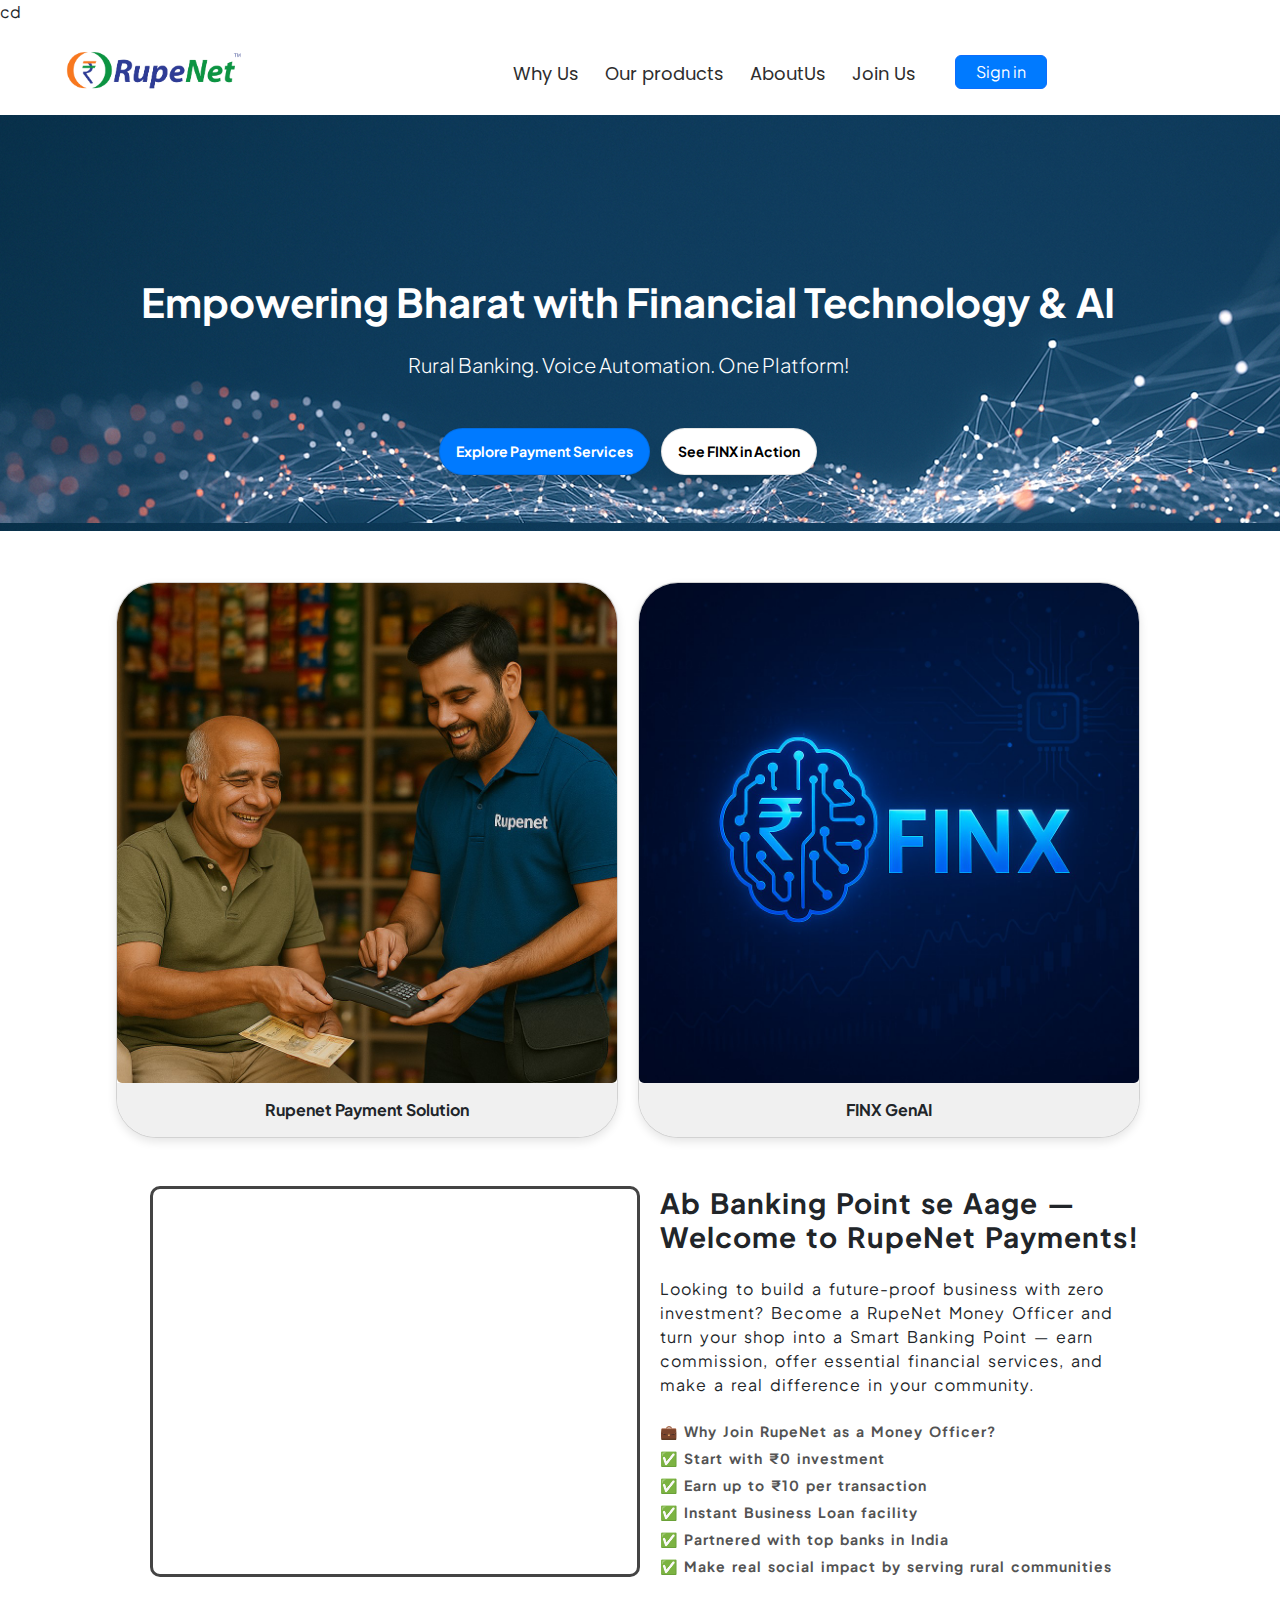
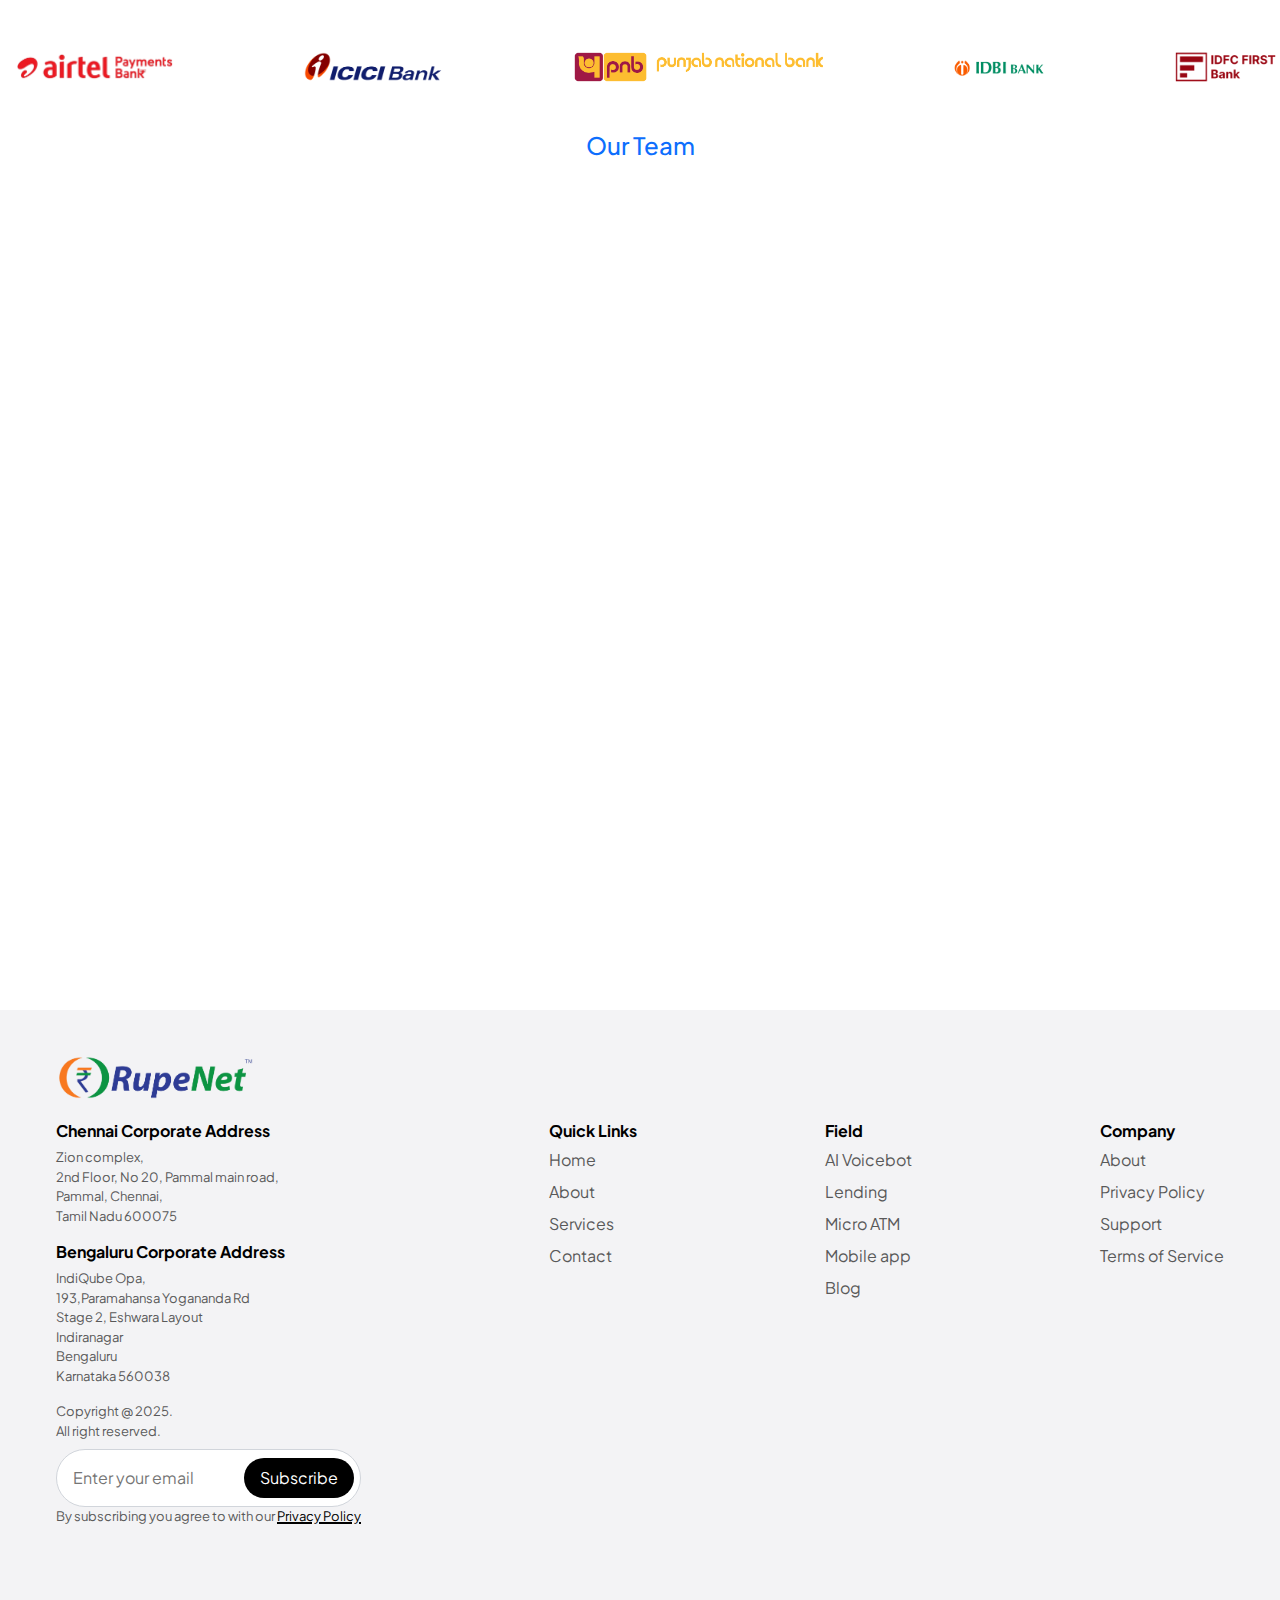
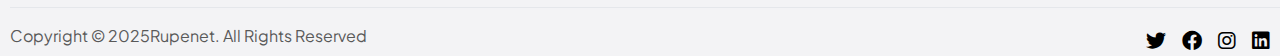
<file: Rupenet/index.html>
<!DOCTYPE html>
<html lang="en">

<head>cd 
  <meta charset="UTF-8">
  <meta name="viewport" content="width=device-width, initial-scale=1.0">
  <link rel="stylesheet" href="style.css">
  <link rel="stylesheet" href="navbar.css">
  <link rel="stylesheet" href="homepage.css">
  <link rel="stylesheet" href="footer.css">
  <link rel="stylesheet" href="whatweoffer.css">
  <link rel="stylesheet" href="aiml.css">
  <link rel="stylesheet" href="ftts.css">
  <link rel="stylesheet" href="finx.css">
  <link rel="icon" type="image/png" href="Assets/rnet.png">
  <link rel="preconnect" href="https://fonts.googleapis.com">
  <link rel="preconnect" href="https://fonts.gstatic.com" crossorigin>
  <link href="https://fonts.googleapis.com/css2?family=Plus+Jakarta+Sans:ital,wght@0,200..800;1,200..800&display=swap"
    rel="stylesheet">
  <title>Rupenet Technology Solutions Pvt Ltd :: Instant Money Transfer :: AEPS :: IMPS Index</title>
  <link href="https://cdn.jsdelivr.net/npm/bootstrap@5.3.0-alpha3/dist/css/bootstrap.min.css" rel="stylesheet" />
  <link rel="stylesheet" href="https://cdnjs.cloudflare.com/ajax/libs/font-awesome/6.0.0-beta3/css/all.min.css" />
  <link rel="preconnect" href="https://fonts.googleapis.com">
  <link rel="preconnect" href="https://fonts.gstatic.com" crossorigin>
  <link
    href="https://fonts.googleapis.com/css2?family=Poppins:ital,wght@0,100;0,200;0,300;0,400;0,500;0,600;0,700;0,800;0,900;1,100;1,200;1,300;1,400;1,500;1,600;1,700;1,800;1,900&display=swap"
    rel="stylesheet">
  <link href="https://cdnjs.cloudflare.com/ajax/libs/animate.css/3.5.2/animate.min.css" rel="stylesheet" />
</head>

<body>
  <!-- navbar -->
  <nav class="navbar navbar-expand-lg navbar-light sticky-top">
    <button class="navbar-toggler" type="button" data-bs-toggle="collapse" data-bs-target="#navbarTogglerDemo03"
      aria-controls="navbarTogglerDemo03" aria-expanded="false" aria-label="Toggle navigation">
      <span class="navbar-toggler-icon"></span>
    </button>

    <div id="navlogo" class="navlogo">
      <span>
        <a href="index.html">
          <img id="img_logo" src="Assets/logo.png" alt="RNet Icon" height="50px" class="rnet-icon" />
        </a>
      </span>
    </div>

    <div class="collapse navbar-collapse mx-auto justify-content-center" id="navbarTogglerDemo03">
      <ul class="navbar-nav text-center">
        <li class="nav-item mx-3">
          <a class="nav-link" href="index.html">Why Us</a>
        </li>
        <li class="nav-item dropdown mx-3">
          <a class="nav-link" href="#" id="navbarDropdown" role="button" data-bs-toggle="dropdown"
            aria-expanded="false">
            Our products
          </a>
          <ul class="dropdown-menu" aria-labelledby="navbarDropdown">
            <li><a class="dropdown-item" href="finx.html">Rupenet payment service</a></li>
            <li><a class="dropdown-item" href="finx.html">FINX</a></li>
          </ul>
        </li>
        <!-- <li class="nav-item dropdown mx-3">
          <a class="nav-link" href="#" id="navbarDropdown" role="button" data-bs-toggle="dropdown"
            aria-expanded="false">
            What We Offer
          </a>
          <ul class="dropdown-menu" aria-labelledby="navbarDropdown">
            <li><a class="dropdown-item" href="index.html">Payment</a></li>
            <li><a class="dropdown-item" href="ftts.html">Lending</a></li>
            <li><a class="dropdown-item" href="finx.html">Gen AI</a></li>
          </ul>
        </li>
        <li class="nav-item dropdown mx-3">
          <a class="nav-link" href="#" id="navbarDropdown" role="button" data-bs-toggle="dropdown"
            aria-expanded="false">
            Scalable-Solutions
          </a>
          <ul class="dropdown-menu" aria-labelledby="navbarDropdown">
            <li><a class="dropdown-item" href="ftts.html">FTTS</a></li>
            <li><a class="dropdown-item" href="finx.html">FINX</a></li>
          </ul>
        </li>
        <li class="nav-item dropdown mx-3">
          <a class="nav-link" href="#" id="navbarDropdown" role="button" data-bs-toggle="dropdown"
            aria-expanded="false">
            Business-Edge
          </a>
          <ul class="dropdown-menu" aria-labelledby="navbarDropdown">
            <li><a class="dropdown-item" href="ftts.html">Banking</a></li>
            <li><a class="dropdown-item" href="finx.html">Insurance</a></li>
            <li><a class="dropdown-item" href="aiml.html">AI/ML</a></li>
          </ul>
        </li> -->
        <li class="nav-item dropdown mx-3">
          <a class="nav-link" href="#" id="navbarDropdown" role="button" data-bs-toggle="dropdown"
            aria-expanded="false">AboutUs</a>

          <ul class="dropdown-menu" aria-labelledby="navbarDropdown">
            <li><a class="dropdown-item" href=""> Vision & Mission</a></li>
            <li><a class="dropdown-item" href="ContactUs.html">Contact Us</a></li>
          </ul>
        </li>
        <li class="nav-item dropdown mx-3">
          <a class="nav-link" href="#" id="navbarDropdown" role="button" data-bs-toggle="dropdown"
            aria-expanded="false">
            Join Us
          </a>
          <ul class="dropdown-menu join-us" aria-labelledby="navbarDropdown">
            <li><a class="dropdown-item" href="">Onboarding Partner</a></li>
            <li><a class="dropdown-item" href=""> Merchant partner</a></li>
            <li><a class="dropdown-item" href="">Career</a></li>
          </ul>
        </li>

        <li class="mx-3">
          <button class="btn btn-primary" type="button" onclick="window.location.href='https://indiapay.rupenet.com';">
            Sign in
          </button>
        </li>

      </ul>
    </div>
  </nav>
  <!-- Hero 5 - Bootstrap Brain Component -->
  <section class="bsb-hero-5 px-3 bsb-overlay banner" style="background-image: url('../Assets/front image.jpg');">
    <div class="container">
      <div class="row justify-content-md-center align-items-center">
        <div class="col-12 col-md-12">
          <h1 class="text-white text-center fw-bold mb-4 wow slideInLeft" data-wow-delay="1s">Empowering Bharat with
            Financial Technology & AI</h1>
          <p class="lead text-white text-center mb-5 d-flex justify-content-sm-center wow slideInRight"
            data-wow-delay="1s">
            <span class="col-12 col-sm-10 col-md-8 col-xxl-7 ">Rural Banking. Voice Automation. One Platform!</span><br>
          <div class="banner-buttons">
            <button class="btn payment-service-btn wow slideInLeft" data-wow-delay=".1s">Explore Payment
              Services</button>
            <button class="btn finx-btn fin-icon wow slideInRight" data-wow-delay=".1s">See FINX in Action</button>

          </div>

          </p>
        </div>
      </div>
    </div>
  </section>
  <section class="row section-margin">
    <div class="images">
      <div class="card wow slideInLeft" data-wow-delay="0.5s">
        <div class="wrapper">
          <img src="../Assets/RPSolution.jpg " height="600px" alt="Rupenet Payment Solution " />
          <div class="img-title">
            Rupenet Payment Solution
          </div>

        </div>
      </div>
      <div class="card wow slideInRight" data-wow-delay="0.5s">
        <div class="wrapper">
          <img src="../Assets/finx_ind.jpg" height="600px" alt="FINX GenAI" />
          <div class="img-title">
            FINX GenAI
          </div>
        </div>
      </div>
    </div>
  </section>
  <div class="video mt-5">
    <div class="video-box col-md-12 ">
      <iframe width="928" height="522" src="https://www.youtube.com/embed/tBgAH0zw7Ss?autoplay=1&mute=1"
        title="Be a RupeNet Money Officer! Earn 20,000+ Monthly by providing services like, AEPS, UPI, BBPS, etc."
        frameborder="0"
        allow="accelerometer; autoplay; clipboard-write; encrypted-media; gyroscope; picture-in-picture; web-share"
        referrerpolicy="strict-origin-when-cross-origin" allowfullscreen></iframe>
    </div>
    <div class="video-description col-md-12 ">
      <h3><b>Ab Banking Point se Aage — Welcome to RupeNet Payments!</b></h3>

      <p class="mt-4 mb-4">Looking to build a future-proof business with zero investment? Become a RupeNet Money Officer
        and turn your shop into a Smart Banking Point — earn commission, offer essential financial services, and make a
        real difference in your community.</p>

      <div class="why-rupenet-desc">💼 Why Join RupeNet as a Money Officer?</div>
      <div class="why-rupenet-desc">✅ Start with ₹0 investment</div>
      <div class="why-rupenet-desc">✅ Earn up to ₹10 per transaction</div>
      <div class="why-rupenet-desc">✅ Instant Business Loan facility</div>
      <div class="why-rupenet-desc">✅ Partnered with top banks in India</div>
      <div class="why-rupenet-desc">✅ Make real social impact by serving rural communities</div>
    </div>
  </div>

  <div class="logos logos-container">
    <!-- First Row -->
    <div class="logos-slide">
      <img src="Assets/airtel.png" alt="airtel">
      <img src="Assets/icici.png" alt="icici">
      <img src="Assets/pnb.png" alt="pnb">
      <img src="Assets/idbi.png" alt="idbi">
      <img src="Assets/idfc.png" alt="idfc">
      <img src="Assets/neogrowth.png" alt="neogrowth">
      <img src="Assets/incred.png" alt="incred">
      <img src="Assets/aeps.png" alt="Aeps">
      <img src="Assets/razorpay.png" alt="razorpay">
      <img src="Assets/payu.png" alt="payu">
    </div>


  </div>
  <!-- Logos Section -->


  <div class="pb-5 team">

    <div class="row g-4 justify-content-center no-margin">
      <h4 class="text-primary text-center">Our Team</h4>

      <div class="col wow fadeInUp" data-wow-delay="0.1s"
        style="visibility: visible; animation-delay: 0.1s; animation-name: fadeInUp;">
        <div class="team-item rounded">
          <div class="team-img">
            <img src="Assets/RaniMuthaia(CEO).jpeg" class="img-fluid w-100 rounded-top" alt="Image">
            <!-- <div class="team-icon">
              <a class="btn btn-primary btn-sm-square text-white rounded-circle mb-3" href=""><i
                  class="fas fa-share-alt"></i></a>
              <div class="team-icon-share">
                <a class="btn btn-primary btn-sm-square text-white rounded-circle mb-3" href=""><i
                    class="fab fa-facebook-f"></i></a>
                <a class="btn btn-primary btn-sm-square text-white rounded-circle mb-3" href=""><i
                    class="fab fa-twitter"></i></a>
                <a class="btn btn-primary btn-sm-square text-white rounded-circle mb-0" href=""><i
                    class="fab fa-instagram"></i></a>
              </div>
            </div> -->
          </div>
          <div class="team-content bg-dark text-center rounded-bottom p-4">
            <div class="team-content-inner rounded-bottom">
              <h4 class="text-white">Rani Muthaia</h4>
              <p class="text-muted mb-0">CEO &amp; Founder</p>
              <div class="justify-content-center logo-images-container">
                <img src="Assets/in1.png" class="logo-images" alt="Image" height="15px">
                <img src="Assets/in2.png" class="logo-images" alt="Image" height="15px">
              </div>
            </div>
          </div>
        </div>
      </div>
      <div class="col wow fadeInUp" data-wow-delay="0.3s"
        style="visibility: visible; animation-delay: 0.3s; animation-name: fadeInUp;">
        <div class="team-item rounded">
          <div class="team-img">
            <img src="Assets/Devirajan(HR).jpeg" class="img-fluid w-100 rounded-top" alt="Image">
          </div>
          <div class="team-content bg-dark text-center rounded-bottom p-4">
            <div class="team-content-inner rounded-bottom">

              <h4 class="text-white">Devirajan</h4>
              <p class="text-muted mb-0">CPO</p>
              <div class="justify-content-center logo-images-container">
                <img src="Assets/Punjab.png" class="logo-images" alt="Image" height="15px">
                <img src="Assets/Cognizant-Logo.png" class="logo-images" alt="Image" height="15px">
              </div>
            </div>
          </div>
        </div>
      </div>
      <div class="col wow fadeInUp" data-wow-delay="0.5s"
        style="visibility: visible; animation-delay: 0.5s; animation-name: fadeInUp;">
        <div class="team-item rounded">
          <div class="team-img">
            <img src="Assets/kannan narayanan.jpeg" class="img-fluid w-100 rounded-top" alt="Image">
          </div>
          <div class="team-content bg-dark text-center rounded-bottom p-4">
            <div class="team-content-inner rounded-bottom">
              <h4 class="text-white">Kannan Narayanan</h4>
              <p class="text-muted mb-0">COO</p>
              <div class="justify-content-center logo-images-container">
                <img src="Assets/NPCI-Logo.png" class="logo-images" alt="Image" height="15px">
                <img src="Assets/icici.png" class="logo-images" alt="Image" height="15px">
              </div>
            </div>
          </div>
        </div>
      </div>
      <div class="col wow fadeInUp" data-wow-delay="0.7s"
        style="visibility: visible; animation-delay: 0.7s; animation-name: fadeInUp;">
        <div class="team-item rounded">
          <div class="team-img">
            <img src="Assets/devarajan M.jpeg" class="img-fluid w-100 rounded-top" alt="Image">
          </div>
          <div class="team-content bg-dark text-center rounded-bottom p-4">
            <div class="team-content-inner rounded-bottom">
              <h4 class="text-white">Devarajan M</h4>
              <p class="text-muted mb-0">Co-Founder &amp; Adviser</p>
              <div class="justify-content-center logo-images-container">
                <img src="Assets/in1.png" class="logo-images" alt="Image" height="15px">
                <img src="Assets/in2.png" class="logo-images" alt="Image" height="15px">
              </div>
            </div>
          </div>
        </div>
      </div>
      <div class="col wow fadeInUp" data-wow-delay="0.7s"
        style="visibility: visible; animation-delay: 0.7s; animation-name: fadeInUp;">
        <div class="team-item rounded">
          <div class="team-img">
            <img src="Assets/krishnan govindan.jpeg" class="img-fluid w-100 rounded-top" alt="Image">
          </div>
          <div class="team-content bg-dark text-center rounded-bottom p-4">
            <div class="team-content-inner rounded-bottom">
              <h4 class="text-white">Krishnan Govindan</h4>
              <p class="text-muted mb-0">Adviser &amp; CISO</p>
              <div class="justify-content-center logo-images-container">
                <img src="Assets/qrc.jpg" class="logo-images" alt="Image" height="15px">
                <img src="Assets/altimetric.jpg" class="logo-images" alt="Image" height="15px">
              </div>
            </div>
          </div>
        </div>
      </div>
    </div>
  </div>




  </br>
  <!-- footer -->
  <footer class="footer">
    <div class="container-footer">
      <img src="Assets/logo.png" alt="RupeNet logo" class="logo" />
    </div>


    <div class="container-footer">
      <div class="footer-section">
        <h3 class="title">Chennai Corporate Address</h3>
        <p>Zion complex,<br>
          2nd Floor, No 20, Pammal main road,<br>
          Pammal, Chennai,</br>
          Tamil Nadu 600075<br>
        </p>
        <h3 class="title">Bengaluru Corporate Address</h3>
        <p>IndiQube Opa,<br>193,Paramahansa Yogananda Rd<br>
          Stage 2, Eshwara Layout<br> Indiranagar<br>
          Bengaluru<br>
          Karnataka
          560038</p>
        <p class="text">Copyright @ 2025.<br />
          All right reserved.</p>
        <div class="footer-section">
          <form class="subscribe-form">
            <input type="email" placeholder="Enter your email" class="input-email" />

            <button type="submit" class="subscribe-button">Subscribe</button>
          </form>
          <p class="text">
            By subscribing you agree to with our
            <a href="privacypolicy.html" class="privacy-policy">Privacy Policy</a>
          </p>
        </div>
      </div>

      <div class="footer-section">
        <h3 class="title">Quick Links</h3>
        <ul class="links">
          <li><a href="index.html">Home</a></li>
          <li><a href="AboutUs.html">About</a></li>
          <li><a href="ftts.html">Services</a></li>
          <li><a href="ContactUs.html">Contact</a></li>
        </ul>
      </div>
      <div class="footer-section">
        <h3 class="title">Field</h3>
        <ul class="links">
          <li><a href="finx.html">AI Voicebot</a></li>
          <li><a href="ftts.html">Lending</a></li>
          <li><a href="index.html">Micro ATM</a></li>
          <li><a href="https://play.google.com/store/apps/details?id=com.solution.rupenetpaymentbox&hl=en_IN">
              Mobile app</a></li>
          <li><a href="Blogs.html">Blog</a></li>

        </ul>
      </div>
      <div class="footer-section">
        <h3 class="title">Company</h3>
        <ul class="links">
          <li><a href="AboutUs.html">About</a></li>
          <li><a href="privacypolicy.html">Privacy Policy</a></li>
          <li><a href="mailto:sales@rupenet.com">Support</a></li>
          <li><a href="termsofservices.html">Terms of Service</a></li>
        </ul>
      </div>
    </div>
    <div class="footer-bottom">
      <p class="text">Copyright © 2025Rupenet. All Rights Reserved</p>
      <div class="social-icons">
        <a href="https://x.com/rupenet" class="social-icon"><i class="fab fa-twitter"></i></a>
        <a href="https://www.facebook.com/rupenet.paymentbox" class="social-icon"><i class="fab fa-facebook"></i></a>
        <a href="https://x.com/rupenet" class="social-icon"><i class="fab fa-instagram"></i></a>
        <a href="https://www.linkedin.com/in/rupenet-technology" class="social-icon"><i class="fab fa-linkedin"></i></a>
      </div>
    </div>
  </footer>

  <!-- Popup Container -->
  <div id="popup" class="popup">
    <div class="popup-content">
      <span class="close" id="closePopup">&times;</span>

      <!-- Demo Form -->
      <div class="contact-popup">
        <h2>Ready to get a<span>personalized</span> Demo</h2>
        <form>
          <div class="mb-3 d-flex align-items-center">
            <label class="form-label me-2" style="min-width: 120px;">Full name*:</label>
            <input type="text" class="form-control" required>
          </div>
          <div class="mb-3 d-flex align-items-center">
            <label class="form-label me-2" style="min-width: 120px;">Email*:</label>
            <input type="email" class="form-control" required />
          </div>
          <div class="mb-3 d-flex align-items-center">
            <label class="form-label me-2" style="min-width: 120px;">Designation:</label>
            <input type="text" class="form-control" required />
          </div>
          <div class="mb-3 d-flex align-items-center">
            <div class="dropdown me-2">
              <button class="btn dropdown-toggle" type="button" data-bs-toggle="dropdown">
                India (भारत)
              </button>
              <ul class="dropdown-menu">
                <li><a class="dropdown-item" href="#">🇺🇸 USA</a></li>
                <li><a class="dropdown-item" href="#">🇬🇧 UK</a></li>
                <li><a class="dropdown-item" href="#">🇨🇦 Canada</a></li>
              </ul>
            </div>
            <input type="text" class="form-control" placeholder="+91">
          </div>
          <div class="mb-3 d-flex align-items-center">
            <label class="form-label me-2" style="min-width: 120px;">Company name*:</label>
            <input type="text" class="form-control" required />
          </div>
          <div class="mb-3 d-flex align-items-center">
            <label class="form-label me-2" style="min-width: 120px;">Company size:</label>
            <select class="form-control">
              <option>>1000 employees</option>
              <option>100-1000 employees</option>
              <option>1000+ employees</option>
            </select>
          </div>
          <p class="privacy-text">
            By submitting this form, you agree to our <a href="privacypolicy.html">Privacy Policy</a>.
          </p>
          <div class="form-check">
            <input class="form-check-input" type="checkbox">
            <p class="form-check-label checkbox-label">
              I consent to having Rupenet collect my details via this form.
            </p>
          </div>
          <button type="submit" class="btn btn-primary mt-3">Book Demo →</button>
        </form>
      </div>
    </div>
  </div>

  <script>

    document.getElementById("requestDemoBtn").addEventListener("click", function () {
      document.getElementById("popup").style.display = "flex";
    });

    document.getElementById("closePopup").addEventListener("click", function () {
      document.getElementById("popup").style.display = "none";
    });

    // Close popup if user clicks outside the content
    window.addEventListener("click", function (event) {
      let popup = document.getElementById("popup");
      if (event.target === popup) {
        popup.style.display = "none";
      }
    });

  </script>
</body>

<script src="https://cdnjs.cloudflare.com/ajax/libs/jquery/3.3.1/jquery.min.js"></script>
<script src="https://cdn.jsdelivr.net/npm/bootstrap@5.3.0/dist/js/bootstrap.bundle.min.js"></script>
<script src="https://cdnjs.cloudflare.com/ajax/libs/wow/1.1.2/wow.min.js"></script>
<script type="text/javascript">
  new WOW().init();
</script>

</html>
</file>
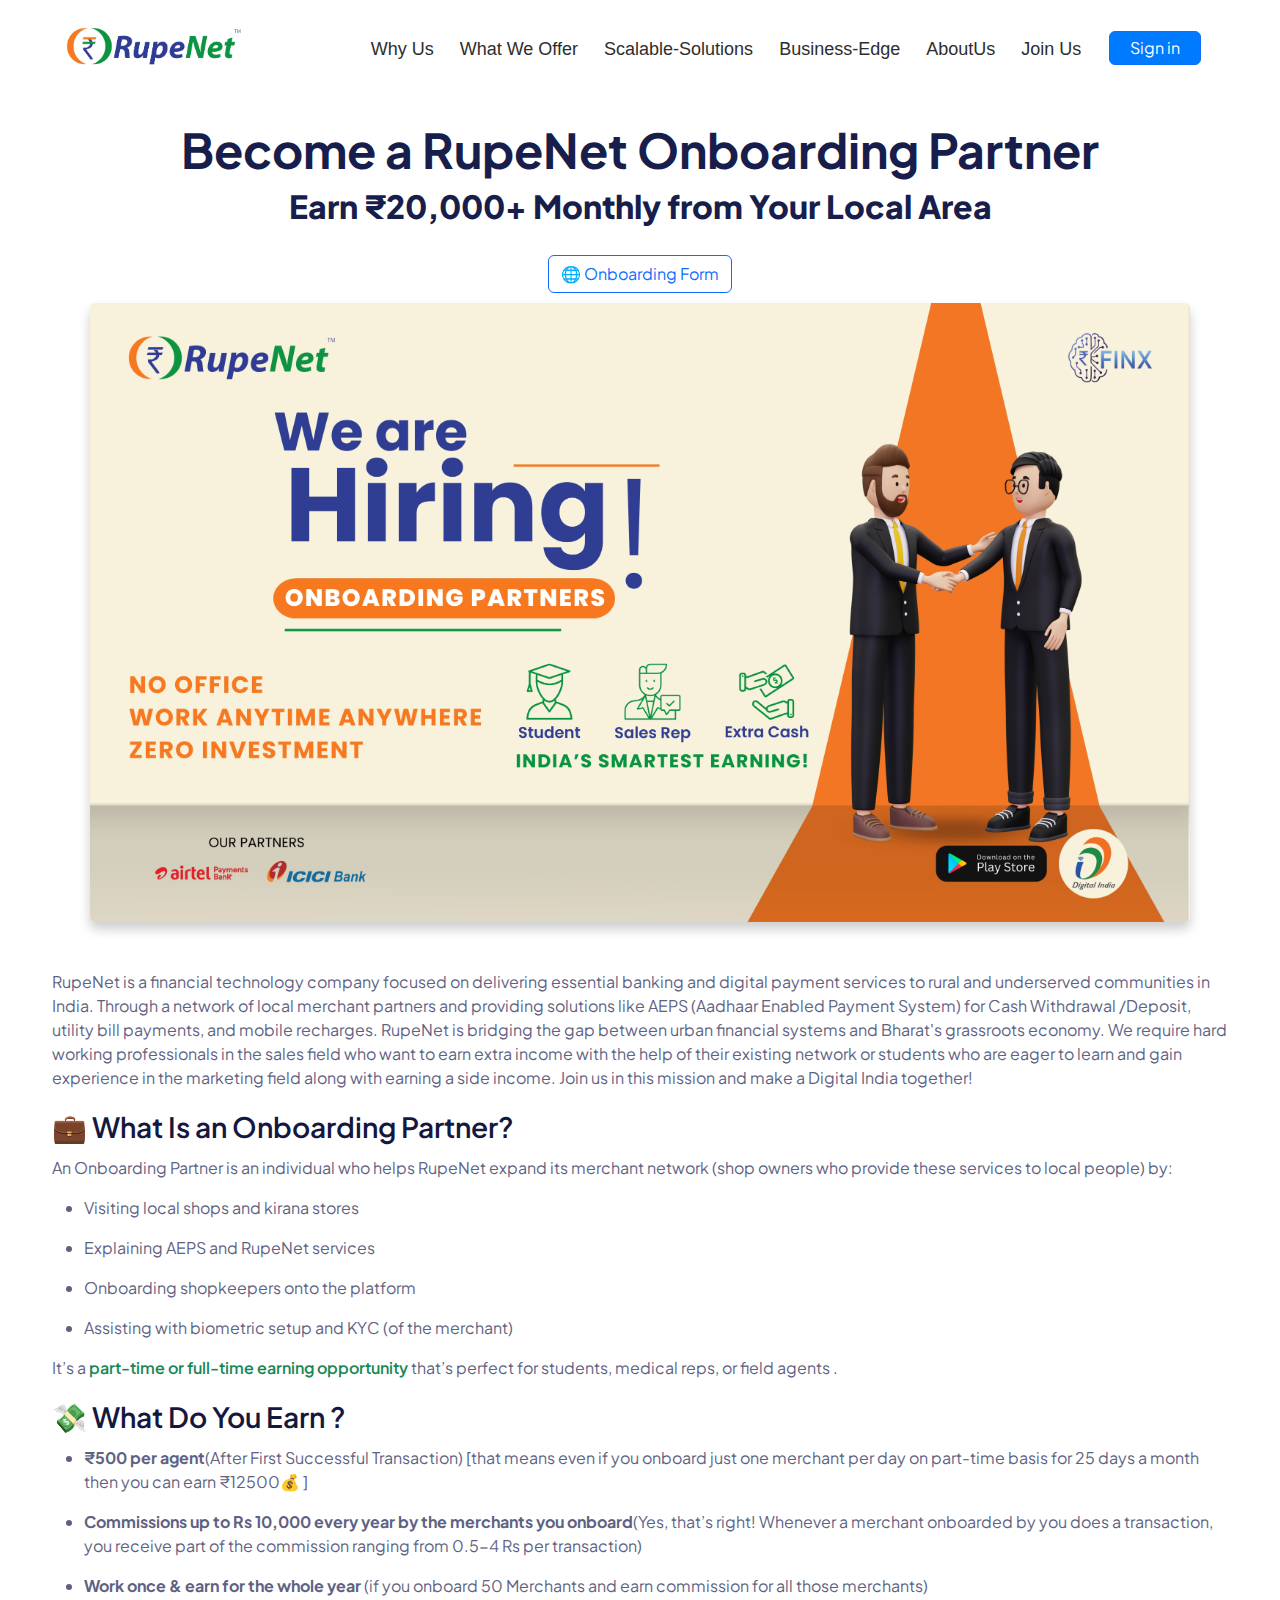
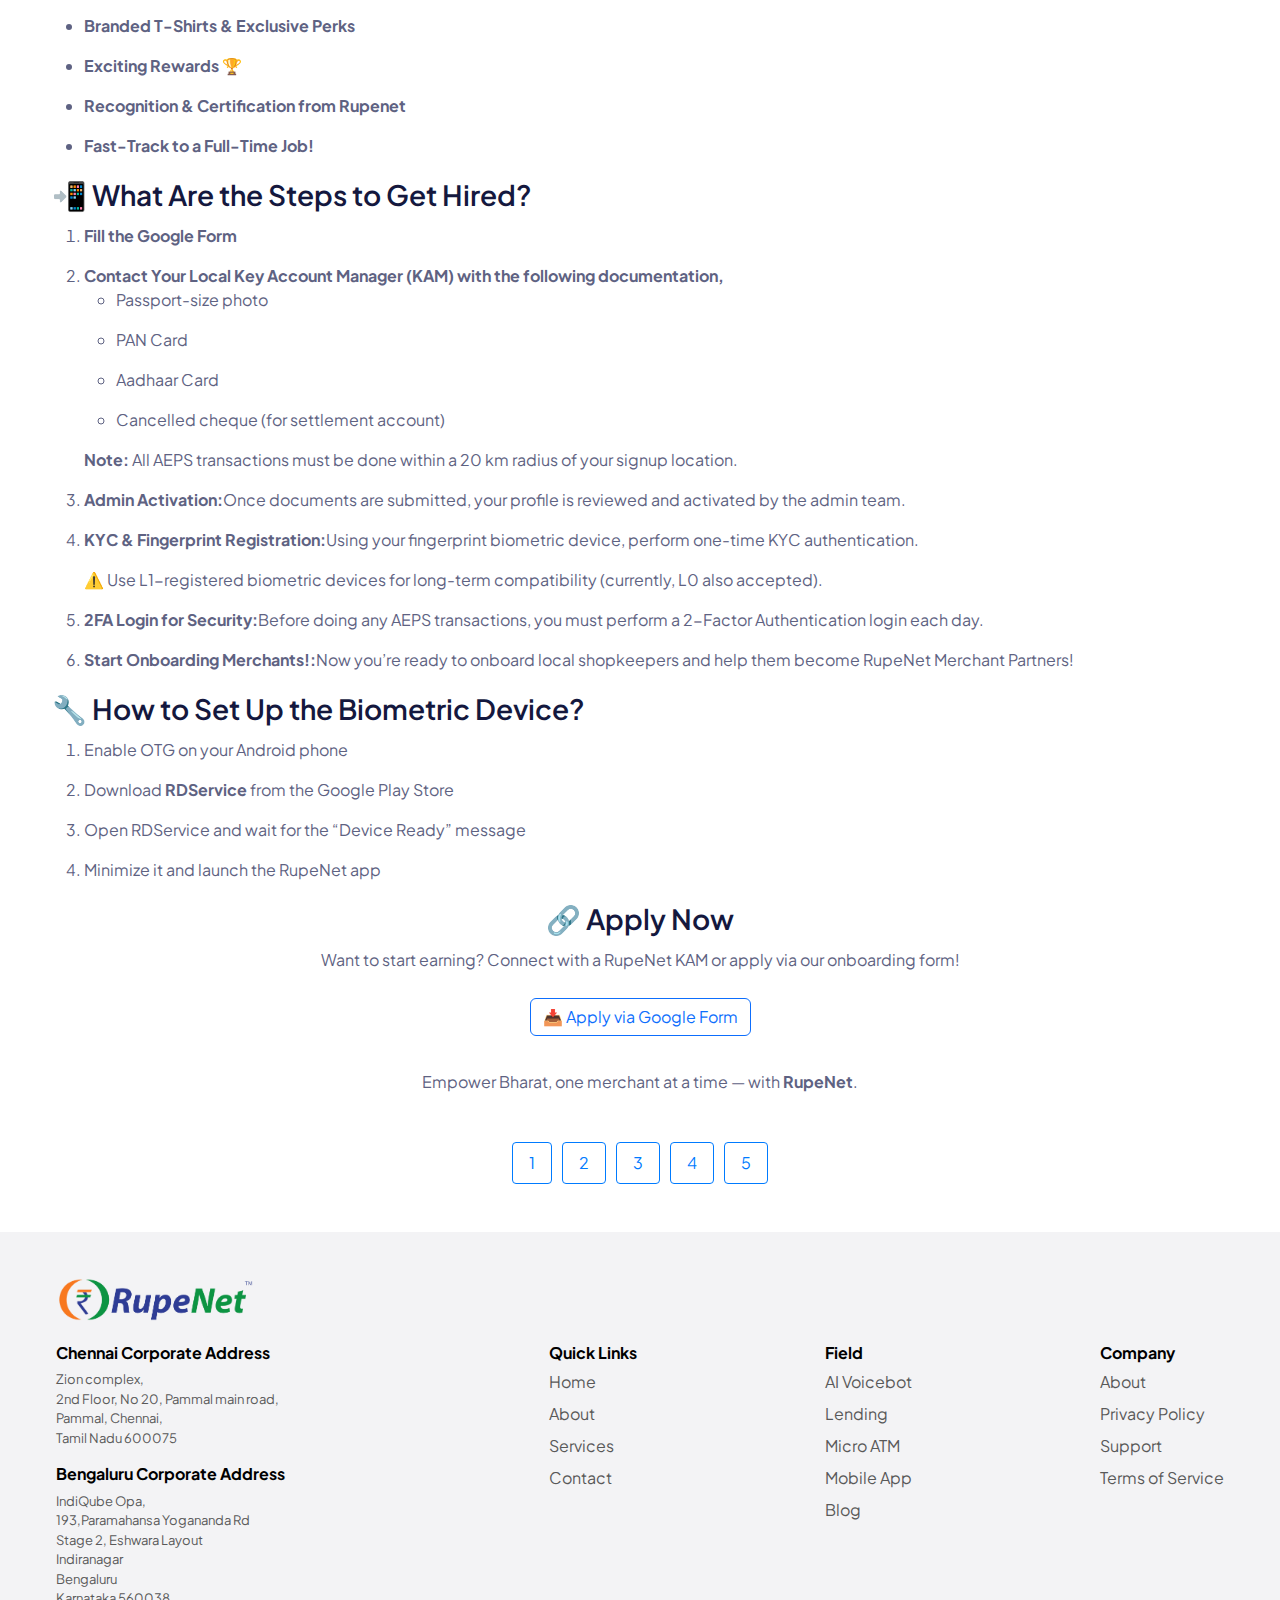
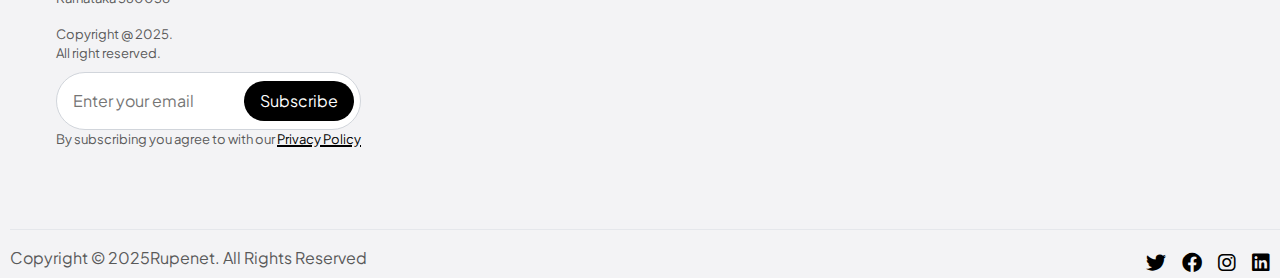
<file: Rupenet/Blogs.html>
<!DOCTYPE html>
<html lang="en">

<head>
  <meta charset="UTF-8" />
  <meta name="viewport" content="width=device-width, initial-scale=1" />
  <meta name="title" content="RupeNet First to Comply with UIDAI Biometric Authentication Rules">
  <meta name="description"
    content="RupeNet is one of the first platforms to adopt UIDAI’s new L1 fingerprint and face authentication guidelines. Learn what it means.">
  <meta name="keywords"
    content="L1 fingerprint scanner compliance, UIDAI biometric authentication, Aadhaar face authentication, RupeNet UIDAI compliance, AEPS authentication update, Face RD API UIDAI, Aadhaar fingerprint rule 2025, UIDAI 2FA telecom, Fintech Aadhaar guidelines">
  <link rel="stylesheet" href="Blogs.css">
  <link rel="stylesheet" href="navbar.css">
  <link rel="stylesheet" href="footer.css">
  <link rel="icon" type="image/png" href="Assets/rnet.png">
  <link rel="preconnect" href="https://fonts.googleapis.com">
  <link rel="preconnect" href="https://fonts.gstatic.com" crossorigin>
  <link href="https://fonts.googleapis.com/css2?family=Plus+Jakarta+Sans:ital,wght@0,200..800;1,200..800&display=swap"
    rel="stylesheet">
  <title>Rupenet Technology Solutions Pvt Ltd :: Instant Money Transfer :: AEPS :: IMPS Index</title>
  <link href="https://cdn.jsdelivr.net/npm/bootstrap@5.3.0-alpha3/dist/css/bootstrap.min.css" rel="stylesheet" />
  <link rel="stylesheet" href="https://cdnjs.cloudflare.com/ajax/libs/font-awesome/6.0.0-beta3/css/all.min.css" />
</head>

<body>
  <!-- navbar -->
  <nav class="navbar navbar-expand-lg navbar-light">
    <button class="navbar-toggler" type="button" data-bs-toggle="collapse" data-bs-target="#navbarTogglerDemo03"
      aria-controls="navbarTogglerDemo03" aria-expanded="false" aria-label="Toggle navigation">
      <span class="navbar-toggler-icon"></span>
    </button>

    <div id="navlogo" class="navlogo">
      <span>
        <a href="index.html">
          <img id="img_logo" src="Assets/logo.png" alt="RNet Icon" height="50px" class="rnet-icon" />
        </a>
      </span>
    </div>

    <div class="collapse navbar-collapse mx-auto justify-content-center" id="navbarTogglerDemo03">
      <ul class="navbar-nav text-center">
        <li class="nav-item mx-3">
          <a class="nav-link" href="index.html">Why Us</a>
        </li>
        <li class="nav-item dropdown mx-3">
          <a class="nav-link" href="#" id="navbarDropdown" role="button" data-bs-toggle="dropdown"
            aria-expanded="false">
            What We Offer
          </a>
          <ul class="dropdown-menu" aria-labelledby="navbarDropdown">
            <li><a class="dropdown-item" href="index.html">Payment</a></li>
            <li><a class="dropdown-item" href="ftts.html">Lending</a></li>
            <li><a class="dropdown-item" href="finx.html">Gen AI</a></li>
          </ul>
        </li>
        <li class="nav-item dropdown mx-3">
          <a class="nav-link" href="#" id="navbarDropdown" role="button" data-bs-toggle="dropdown"
            aria-expanded="false">
            Scalable-Solutions
          </a>
          <ul class="dropdown-menu" aria-labelledby="navbarDropdown">
            <li><a class="dropdown-item" href="ftts.html">FTTS</a></li>
            <li><a class="dropdown-item" href="finx.html">FINX</a></li>
          </ul>
        </li>
        <li class="nav-item dropdown mx-3">
          <a class="nav-link" href="#" id="navbarDropdown" role="button" data-bs-toggle="dropdown"
            aria-expanded="false">
            Business-Edge
          </a>
          <ul class="dropdown-menu" aria-labelledby="navbarDropdown">
            <li><a class="dropdown-item" href="ftts.html">Banking</a></li>
            <li><a class="dropdown-item" href="finx.html">Insurance</a></li>
            <li><a class="dropdown-item" href="aiml.html">AI/ML</a></li>
          </ul>
        </li>
        <li class="nav-item dropdown mx-3">
          <a class="nav-link" href="#" id="navbarDropdown" role="button" data-bs-toggle="dropdown"
            aria-expanded="false">AboutUs</a>

          <ul class="dropdown-menu" aria-labelledby="navbarDropdown">
            <li><a class="dropdown-item" href=""> Vision & Mission</a></li>
            <li><a class="dropdown-item" href="ContactUs.html">Contact Us</a></li>
            <li><a class="dropdown-item" href="Blogs.html">Blogs</a></li>
          </ul>
        </li>
        <li class="nav-item dropdown mx-3">
          <a class="nav-link" href="#" id="navbarDropdown" role="button" data-bs-toggle="dropdown"
            aria-expanded="false">
            Join Us
          </a>
          <ul class="dropdown-menu join-us" aria-labelledby="navbarDropdown">
            <li><a class="dropdown-item" href="">Onboarding Partner</a></li>
            <li><a class="dropdown-item" href=""> Merchant partner</a></li>
            <li><a class="dropdown-item" href="">Career</a></li>
          </ul>
        </li>

        <li class="nav-item mx-3">
          <button class="btn btn-primary" type="button" onclick="window.location.href='https://indiapay.rupenet.com';">
            Sign in
          </button>
        </li>
      </ul>
    </div>
  </nav>
  <!-- Blog 1 Content (Default visible) -->
  <div id="blog1" class="container blogcreate blog-content">
    <header class="text-center mb-5">
      <h1 class="bloghead">Become a RupeNet Onboarding Partner</h1>
      <p class="blogsubhead">Earn ₹20,000+ Monthly from Your Local Area</p>
      <div>
        <a href="https://forms.gle/uC2EuAr8D9pCjzxPA" class="btn btn-outline-primary cta-btn">🌐 Onboarding Form</a>
        <div class="post-area">
          <img class="img-fluid" src="Assets/onboarding_partners_landscape.jpg" alt="onbording_post">
        </div>
      </div>
    </header>
    <div class="info-box">
      <p>RupeNet is a financial technology company focused on delivering essential banking and digital payment services
        to rural and underserved communities in India. Through a network of local merchant partners and providing
        solutions like AEPS (Aadhaar Enabled Payment System) for Cash Withdrawal /Deposit, utility bill payments, and
        mobile recharges. RupeNet is bridging the gap between urban financial systems and Bharat's grassroots economy.
        We require hard working professionals in the sales field who want to earn extra income with the help of their
        existing network or students who are eager to learn and gain experience in the marketing field along with
        earning a side income. Join us in this mission and make a Digital India together!
      </p>

      <h2 class="section-title">💼 What Is an Onboarding Partner?
      </h2>
      <p>An Onboarding Partner is an individual who helps RupeNet expand its merchant network (shop owners who provide
        these services to local people) by:
      </p>
      <ul>
        <li>Visiting local shops and kirana stores</li>
        <li>Explaining AEPS and RupeNet services</li>
        <li>Onboarding shopkeepers onto the platform</li>
        <li>Assisting with biometric setup and KYC (of the merchant)</li>
      </ul>
      <p>It’s a <span class="highlight">part-time or full-time earning opportunity</span> that’s perfect for students,
        medical reps, or field agents
        .</p>

      <h2 class="section-title">💸 What Do You Earn ?</h2>
      <ul>
        <li><strong>₹500 per agent</strong>(After First Successful Transaction) [that means even if you onboard just one
          merchant per day on part-time basis for 25 days a month then you can earn ₹12500💰 ]</li>
        <li><strong>Commissions up to Rs 10,000 every year by the merchants you onboard</strong>(Yes, that’s right!
          Whenever a merchant onboarded by you does a transaction, you receive part of the commission ranging from 0.5-4
          Rs per transaction)
        </li>
        <li><strong>Work once & earn for the whole year</strong> (if you onboard 50 Merchants and earn commission for
          all those merchants)
        </li>
        <li><strong>Branded T-Shirts & Exclusive Perks</strong></li>
        <li><strong> Exciting Rewards 🏆</strong></li>
        <li><strong> Recognition & Certification from Rupenet</strong></li>
        <li><strong> Fast-Track to a Full-Time Job!</strong></li>
      </ul>

      <h2 class="section-title">📲 What Are the Steps to Get Hired?
      </h2>
      <ol>
        <li><strong>Fill the Google Form
          </strong>
        </li>
        <li><strong>Contact Your Local Key Account Manager (KAM) with the following documentation,
          </strong>
          <ul>
            <li>Passport-size photo</li>
            <li>PAN Card</li>
            <li>Aadhaar Card</li>
            <li>Cancelled cheque (for settlement account)</li>
          </ul>
        </li>
        <p><strong>Note:</strong> All AEPS transactions must be done within a 20 km radius of your signup location.</p>
        <li><strong>Admin Activation:</strong>Once documents are submitted, your profile is reviewed and activated by
          the admin team.</li>
        <li><strong> KYC & Fingerprint Registration:</strong>Using your fingerprint biometric device, perform one-time
          KYC authentication.</li>
        <p>⚠️ Use L1-registered biometric devices for long-term compatibility (currently, L0 also accepted).
        </p>
        <li><strong>2FA Login for Security:</strong>Before doing any AEPS transactions, you must perform a 2-Factor
          Authentication login each day.
        </li>
        <li><strong>Start Onboarding Merchants!:</strong>Now you’re ready to onboard local shopkeepers and help them
          become RupeNet Merchant Partners!
        </li>
      </ol>

      <h2 class="section-title">🔧 How to Set Up the Biometric Device?</h2>
      <ol>
        <li>Enable OTG on your Android phone</li>
        <li>Download <strong>RDService</strong> from the Google Play Store</li>
        <li>Open RDService and wait for the “Device Ready” message</li>
        <li>Minimize it and launch the RupeNet app</li>
      </ol>
      <h2 class="section-title text-center">🔗 Apply Now</h2>
      <p class="text-center">Want to start earning? Connect with a RupeNet KAM or apply via our onboarding form!
      </p>
      <div class="text-center">
        <a href="https://forms.gle/uC2EuAr8D9pCjzxPA" class="btn btn-outline-primary cta-btn">📥 Apply via Google
          Form</a>
      </div>
      <p class="text-center mt-4">Empower Bharat, one merchant at a time — with <strong>RupeNet</strong>.</p>
    </div>
  </div>
  <!-- Blog 3 Content -->
  <div id="blog3" class="container blogcreate blog-content">
    <header class="text-center mb-5">
      <h1 class="bloghead">Start Your Own Digital Business with RupeNet — Offer Financial Services & Earn Daily!</h1>
      <div>
        <a href="https://forms.gle/uC2EuAr8D9pCjzxPA" class="btn btn-outline-primary cta-btn">🌐 Onboarding Form</a>
        <!-- <div class="post-area">
          <img src="Assets/onboarding_partners_landscape.jpg" alt="onbording_post">
        </div> -->
      </div>
    </header>
    <div class="info-box">
      <p><strong>In today’s digital Bharat</strong>, millions of people still travel long distances for basic banking
        services. That’s
        where <strong> you</strong> — a local<strong> Money Officer</strong> with RupeNet — can change lives <strong>
          and earn a steady income </strong> doing it.
        If you run a shop, medical store, or want to start a side business with no upfront investment, <strong> RupeNet
          is your
          launchpad.</strong>

      </p>
      <hr>
      <h2 class="section-title">💡 What is a RupeNet Money Officer?
      </h2>
      <p>A <strong> Money Officer</strong> is a certified merchant partner who uses RupeNet’s mobile app to offer
        essential financial
        services to customers. All you need is a smartphone, Aadhaar-enabled biometric device, and internet access — and
        you're ready to earn from Day 1.
      </p>
      <hr>
      <h1 class="section-title">🛠️ Services You Can Offer</h1>
      <div class="post-area">
        <img class="img-fluid" src="Assets/B3image1.jpg" alt="onbording_post">
      </div>
      <div class="service-block">
        <h4>AEPS (Aadhaar Enabled Payment System)</h4>
        <ul>
          <li>Cash Withdrawal, Balance Enquiry, Mini Statement using Aadhaar authentication</li>
          <li class="highlight">✅ Up to <strong> ₹10 per transaction</strong></li>
          <li>Ideal for customers without debit cards or bank branches nearby</li>
        </ul>
      </div>

      <div class="service-block">
        <h4>DMT (Domestic Money Transfer)</h4>
        <ul>
          <li>Transfer money instantly to any Indian bank account</li>
          <li class="highlight">✅ Earn <strong>₹8–₹46 per transaction</strong>, depending on the slab</li>
          <li>Available 24/7 — even when banks are closed</li>
        </ul>
      </div>
      <div class="post-area">
        <img class="img-fluid" src="Assets/B3image2.jpg" alt="onbording_post">
      </div>
      <div class="service-block">
        <h4>BBPS (Bharat Bill Payment System)</h4>
        <ul>
          <li>Pay electricity, water, broadband, gas, DTH, and other bills</li>
          <li class="highlight">✅ Get <strong>₹5–₹15 commission</strong> per payment</li>
        </ul>
      </div>

      <div class="service-block">
        <h4>Mobile & DTH Recharge</h4>
        <ul>
          <li>Recharge any mobile or TV connection — across all operators</li>
          <li class="highlight">✅ Earn up to <strong>0.85% commission</strong></li>
        </ul>
      </div>
      <div class="post-area">
        <img class="img-fluid" src="Assets/B3image3.jpg" alt="onbording_post">
      </div>
      <div class="service-block">
        <h4>Credit Card Bill Payment</h4>
        <ul>
          <li>Accept and process credit card bill payments from your customers</li>
          <li class="highlight">✅ Earn <strong>2.15% commission per transaction</strong></li>
        </ul>
      </div>

      <div class="service-block">
        <h4>Loan Repayment & Insurance Premium Collection</h4>
        <ul>
          <li>Help customers pay EMI and insurance dues right from your shop</li>
          <li class="highlight">✅ Fixed commissions up to ₹25 per transaction</li>
        </ul>
      </div>

      <h2 class="section-title">💰 How Much Can You Earn?</h2>
      <p>Here’s a realistic scenario:</p>

      <table class="earnings-table  ">
        <thead class="table-primary">
          <tr>
            <th>Service</th>
            <th>Daily Volume</th>
            <th>Avg. Earning/Txn</th>
            <th>Daily Income</th>
            <th>Monthly Income</th>
          </tr>
        </thead>
        <tbody>
          <tr>
            <td>AEPS</td>
            <td>20 txns</td>
            <td>₹11</td>
            <td>₹220</td>
            <td>₹6,600</td>
          </tr>
          <tr>
            <td>DMT</td>
            <td>10 txns</td>
            <td>₹15</td>
            <td>₹150</td>
            <td>₹4,500</td>
          </tr>
          <tr>
            <td>BBPS</td>
            <td>5 txns</td>
            <td>₹10</td>
            <td>₹50</td>
            <td>₹1,500</td>
          </tr>
          <tr>
            <td>Recharge</td>
            <td>10 txns</td>
            <td>₹3</td>
            <td>₹30</td>
            <td>₹900</td>
          </tr>
          <tr class="table-success">
            <th>Total</th>
            <td>—</td>
            <td>—</td>
            <td><strong>₹450/day</strong></td>
            <td><strong>₹13,500+</strong></td>
          </tr>
        </tbody>
      </table>

      <p class="mt-4">Multiply this by growing transaction volume — and your<strong> monthly income can exceed ₹20,000
          easily </strong>without any investment or change in your current business.</p>

      <h2 class="section-title">🧭 Why Choose RupeNet?</h2>
      <ul>
        <li> <strong>✅ No investment required </strong></li>
        <li> <strong>✅ Training and onboarding support </strong></li>
        <li> <strong>✅ Real-time dashboard to track your earnings </strong></li>
        <li> <strong>✅ Trusted by 30,000+ agents across 15+ states </strong></li>
        <li> <strong>✅ High commissions, fast payouts </strong></li>
      </ul>

      <h2 class="section-title text-center">🎯 Ready to Become a Money Officer?</h2>
      <p class="text-center">Turn your shop into a digital bank. Serve your community and earn daily with RupeNet.</p>

      <div class="text-center">
        <a href="https://www.rupenet.com" class="cta">📥 Register on www.rupenet.com</a>
        <p class="mt-3">📲 Or WhatsApp us at <strong><a href="">+91 82481 92685</a></strong></p>
      </div>
    </div>
  </div>
  <div id="blog2" class="container blogcreate blog-content">
    <header class="text-center mb-5">
      <h1 class="bloghead">Why RupeNet Payments is Built for Compliance -</h1>
      <p class="blogsubhead">A Secure Platform Against Money Laundering Risks</p>
    </header>
    <div class="container info-box my-5">
      <section>
        <h3 class="blogsubsec text-center">
          <strong>The Fintech Wake-Up Call: API Misuse and the Increasing Risk of Money Laundering
          </strong>
        </h3>
        <p>
          In a recent expose by The Economic Times (April 2025), the financial services sector was rocked by reports of
          <strong> massive misuse of payout APIs.</strong> Several rogue operators allegedly funneled crores of rupees
          using <strong>layered
            accounts, third-party platforms, and loose onboarding norms</strong>, drawing urgent attention from the
          <strong> RBI and the
            Financial Intelligence Unit (FIU).</strong>
        </p>
        <p>
          While this raises concerns about digital finance vulnerabilities, it also presents a moment of reflection—and
          leadership.
        </p>
        <p>
          At <strong> RupeNet Payments</strong>, we've always believed that <strong>trust is the foundation of every
            transaction</strong>. That’s why, long
          before these headlines, we implemented a <strong> Compliance-First Framework </strong> designed to prevent
          exactly this kind of
          misuse.
        </p>
      </section>

      <section>
        <h3 class="blogsubsec text-center mt-5 mb-5">RupeNet’s Built-In Compliance & Risk Controls</h3>
        <div class="mb-4">
          <h5 class="section-title">1. Aadhaar-Based KYC for Every DMT Remitter</h5>
          <p>
            Unlike many platforms that allow anyone to send money with minimal checks, RupeNet mandates that <strong>
              every
              Domestic Money Transfer (DMT) remitter </strong> [normally the local Shop Owners]<strong> is KYC-verified
            </strong>using Aadhaar
            authentication. This ensures:

          </p>
          <ul>
            <li>Proof of identity & address</li>
            <li>Biometric traceability</li>
            <li>Real-time duplication checks</li>
          </ul>
          <p>This drastically reduces the possibility of ghost users and mule accounts.
          </p>
        </div>

        <div class="mb-4">
          <h5 class="section-title">2. OTP-Based Transaction Authorization</h5>
          <p>Each transaction made by a remitter on RupeNet goes through a <strong>secure OTP verification</strong>,
            ensuring the <strong>genuine
              intent and consent</strong> of the user. This:
          </p>
          <ul>
            <li>Prevents impersonation or third-party misuse</li>
            <li>Creates an audit trail for each transaction</li>
            <li>Enables user-level accountability</li>
          </ul>
        </div>

        <div class="mb-4">
          <h5 class="section-title">3. Risk & Compliance System (Implemented in 2024)</h5>
          <p>RupeNet was one of the <strong> first rural-focused fintechs</strong> to deploy a<strong> dedicated Risk &
              Compliance Unit</strong> last year. Our in-house team actively:</p>
          <ul>
            <li>Flags suspicious patterns (high frequency, unusual volumes)
            </li>
            <li>Suspends or escalates questionable accounts in real time
            </li>
            <li>Works in sync with our partner banks and payment gateways
            </li>
          </ul>
        </div>
      </section>

      <section>
        <h3 class="section-title">4. What Went Wrong Elsewhere?</h3>
        <p>From the recent report, key issues identified were:</p>
        <ul>
          <li><strong>Overexposed APIs</strong> shared without restrictions</li>
          <li><strong>Weak onboarding</strong> of payout agents and BCs</li>
          <li><strong>Lack of OTPs, KYCs or facial authentication</strong>
          </li>
          <li><strong>No audit trail of purpose for fund transfers</strong>
          </li>
        </ul>
        <p>These gaps created a <strong>loophole for layering and laundering</strong> across dozens of accounts, many of
          which were shell entities.</p>
      </section>
      <hr>
      <section class="blog3table">
        <h3 class="blogsubsec text-center mb-5 mt-5">RupeNet’s Compliance-First Infrastructure = Peace of Mind</h3>
        <div class="table-responsive">
          <table class="table table-bordered">
            <thead>
              <tr>
                <th><strong>Feature</strong></th>
                <th><strong>RupeNet Approach</strong></th>
              </tr>
            </thead>
            <tbody>
              <tr>
                <td>Remitter Onboarding</td>
                <td>Aadhaar-Based eKYC</td>
              </tr>
              <tr>
                <td>Transaction Authentication</td>
                <td>Mandatory OTP for Every DMT</td>
              </tr>
              <tr>
                <td>Agent Verification</td>
                <td>KYC + Field Verification by KAMs</td>
              </tr>
              <tr>
                <td>Risk Monitoring</td>
                <td>24x7 Pattern & Volume Surveillance</td>
              </tr>
              <tr>
                <td>Partner Bank Coordination</td>
                <td>API Whitelisting & Daily Audit Logs</td>
              </tr>
            </tbody>
          </table>
        </div>
      </section>

      <section class="mt-5">
        <h3 class="blogsubsec text-center">A Message to Our Merchants and Partners</h3>
        <p>
          At RupeNet, we’re more than a payments platform—we’re a <strong> responsible ecosystem builder</strong>. Our
          Merchant Partners
          can transact confidently knowing they’re part of a <strong> legally compliant, RBI-aligned</strong>, and
          <strong>financially secure</strong>
          network.

        </p>
        <p>
          We are actively working with our banks and regulators to maintain <strong>the highest standards of due
            diligence</strong>,
          especially in <strong>rural markets</strong>, where protection is essential.
        </p>
      </section>

      <section class="mt-5">
        <h3 class="blogsubsec text-center">Our Philosophy</h3>
        <p>
          Fintech is evolving. But with evolution comes responsibility.
        </p>
        <p>We believe that financial inclusion must go hand-in-hand with financial discipline.</p>
        <p>
          RupeNet’s early adoption of<strong> KYC, OTP, and proactive monitoring</strong> sets a strong precedent for
          compliance-driven growth. As others play catch-up, we continue to stay ahead—building a platform that’s not
          just easy to use, but safe to trust.
        </p>
      </section>

      <div class="text-center mt-5">
        <a href="Blogs.html">https://www.rupenet.com/blog </a>
      </div>
    </div>
  </div>

<div id="blog4" class="container blogcreate blog-content">
    <header class="text-center mb-5">
      <h1 class="bloghead">Start Your Own Digital Business with RupeNet — Offer Financial Services & Earn Daily!</h1>
    </header>
    <section class="info-box">
      <h3 class="blogsubsec text-center mt-5">
        <strong>Introduction
        </strong>
      </h3>
      <p>
        In a major move to enhance security and trust in Aadhaar-based services, the Unique Identification Authority
        of India (UIDAI) has rolled out<strong> new biometric authentication guidelines.</strong> These updates
        mandate a shift to<strong> Level 1 (L1) fingerprint scanners</strong>, encourage face authentication, and
        introduce<strong> two-factor biometric verification</strong> in sectors like telecom.
        We’re proud to announce that<strong> RupeNet</strong> is among the<strong> first payment platforms in India to
          fully comply with these UIDAI protocols </strong> — making your transactions safer, faster, and
        future-ready.

      </p>
      <hr>
      <div class="mb-4 info-box">
        <h5 class="section-title">What’s New in UIDAI Guidelines?</h5>
        <p>Here’s a snapshot of the latest mandates:</p>
        <ul>
          <li><strong>✅ Mandatory upgrade to L1 fingerprint scanners</strong>
            (All L0 scanners to be phased out by <strong> June 30, 2025</strong>)
          </li>
          <li><strong>✅ Rapid growth in Face Authentication </strong>
            (Over <strong>130.5 crore authentications,</strong> with 78% in FY 2024-25 alone)
          </li>
          <li><strong>✅ Two-Factor Authentication (2FA)</strong>
            for Aadhaar in telecom: fingerprint + face
          </li>
          <li><strong>✅ UIDAI Circular 3 of 2024</strong> outlines Aadhaar use in receiving subsidies/services
          </li>
        </ul>
      </div>
      
                   <div class="post-area">
        <img class="img-fluid" src="Assets/B4image4.jpg" alt="onbording_post">
      </div>
      <div class="mb-4 info-box">
        <h5 class="section-title">RupeNet’s Early Compliance: Leading by Example
        </h5>
        <p>RupeNet has already:
        </p>
        <ul>
          <li>Upgraded to <strong> L1 biometric devices</strong>

          </li>
          <li>Integrated <strong> Face RD API</strong> into our app

          </li>
          <li>Implemented multi-factor Aadhaar authentication

          </li>   

          <li>Complied with <strong> Aadhaar Act Section 7 </strong> for government benefit transactions
          </li>
        </ul>
        <p>This means your transactions — whether AEPS, DMT, or BBPS — are <strong>now more secure, faster, and aligned
            with national compliance frameworks.</strong>
        </p>
      </div>
      <hr>
      <div class="mb-4 info-box">
        <h5 class="section-title">What This Means for Our Money Officers & Users

        </h5>
        <p>Whether you're a Money Officer, merchant, or distributor:

        </p>
        <ul>
          <li>You’ll benefit from <strong>seamless Aadhaar-based transactions</strong>
         </li>
          <li>You’re operating with a UIDAI-certified platform
          </li>
        </ul>
        <p>We provide <strong> training and support</strong> to help you use these features easily with your existing
          smartphone and RupeNet biometric device.

        </p>
      </div>




    </section>

  </div>
  <div id="blog5" class="container blogcreate blog-content">
  <header class="text-center mb-5">
    <h1 class="bloghead">A Story of Strength, Dignity, and Digital Empowerment</h1>

  </header>


<section class="info-box py-5 px-4" >
  <div class="post-area text-center mb-4">
    <img class="img-fluid rounded shadow-sm" src="Assets/B5image5.png" alt="onboarding_post" style="max-width: 100%; height: auto;">
  </div>

  <p class="mb-4">
    In a remote village tucked away in Karnataka, where banking access was once a dream and opportunities were scarce, one man is quietly rewriting the script of resilience — one transaction at a time. Meet <strong>Anjinappa</strong>, a RupeNet Money Officer whose story isn’t just about earnings or digital tools, but about the undying human spirit.
  </p>
  <hr>

  <h3 class="section-title mt-4">A Journey That Defied Expectations</h3>
  <p class="word-space">
Born with a disability in both legs, Anjinappa grew up with more limitations than most. In a world that often judged him for what he couldn't do, he dared to believe in what he could.
When RupeNet reached his village, it wasn’t just another digital platform. It was a<strong> turning point</strong>.
Armed with only a smartphone, a biometric device, and an unbreakable will, he became his village’s <strong>Money Officer</strong> — or as locals now say, “Money Officer Anjinappa.”
  </p>
  <hr>

  <h3 class="section-title mt-4">Serving His Community with Heart and Purpose</h3>
  <p class="word-space">
    Today, Anjinappa runs a micro financial hub right from his modest home. Every morning, villagers line up — not just for cash, but for trust and support.

  </p>
  <ul class="mb-4">
    <li>Pensioners withdraw monthly entitlements</li>
    <li>Daily wage workers to access wages locally</li>
    <li>Women recharge mobile phones and pay electricity bills</li>
    <li>Villagers perform Aadhaar-based cash withdrawals (AEPS)</li>
  </ul>
  <p>He isn’t just processing transactions — <strong>He’s the lifeline of his village’s financial ecosystem.</strong></p>
  <hr>

  <h3 class="section-title mt-4">More Than a Money Officer</h3>
  <p class="word-space">
    Wearing his RupeNet T-shirt with pride, Anjinappa doesn’t stand on legs — he stands tall with <strong>courage, purpose, and resilience</strong>.
“I’m not just earning. I’m changing lives — including mine,” he says with a calm smile.
To his community, he is no longer seen through the lens of disability — but as an example of what’s possible when <strong> meets opportunity.</strong>

  </p>
  <hr>

  <h3 class="section-title text-center mt-5 mb-4">Be Like Anjinappa — Join the RupeNet Mission</h3>
  <p class="text-center mx-auto" style="max-width: 700px;">
    This story isn’t just his. It’s a call to <strong>everyone</strong> — with or without physical limitations — to contribute to society, serve their community, and build a dignified life.
    <br>All you need is your phone, your willpower, and RupeNet.
  </p>

  <div class="text-center mt-4 mb-5">
    <ul class="list-unstyled mb-4">
      <li>✅ Offer banking services</li>
      <li>✅ Earn daily commissions</li>
      <li>✅ Become your village’s digital leader</li>
    </ul>
    <a href="https://www.rupenet.com" class="btn btn-outline-primary btn-lg mb-2">🌐 Join us now</a><br>
    <a href="https://bit.ly/rupenetdigitalpayments" class="btn btn-outline-dark btn-lg">📲 Download the App</a>
  </div>
</section>

</div>

  <div class="pagination text-center mt-5 mb-5">
    <button class="btn btn-outline-secondary" onclick="loadBlog(1)">1</button>
    <button class="btn btn-outline-secondary" onclick="loadBlog(2)">2</button>
    <button class="btn btn-outline-secondary" onclick="loadBlog(3)">3</button>
    <button class="btn btn-outline-secondary" onclick="loadBlog(4)">4</button>
        <button class="btn btn-outline-secondary" onclick="loadBlog(5)">5</button>


  </div>

  <!-- footer -->
  <footer class="footer">
    <div class="container-footer">
      <img src="Assets/logo.png" alt="RupeNet logo" class="logo" />
    </div>


    <div class="container-footer">
      <div class="footer-section">
        <h3 class="title">Chennai Corporate Address</h3>
        <p>Zion complex,<br>
          2nd Floor, No 20, Pammal main road,<br>
          Pammal, Chennai,</br>
          Tamil Nadu 600075<br>
        </p>
        <h3 class="title">Bengaluru Corporate Address</h3>
        <p>IndiQube Opa,<br>193,Paramahansa Yogananda Rd<br>
          Stage 2, Eshwara Layout<br> Indiranagar<br>
          Bengaluru<br>
          Karnataka
          560038</p>
        <p class="text">Copyright @ 2025.<br />
          All right reserved.</p>
        <div class="footer-section">
          <form class="subscribe-form">
            <input type="email" placeholder="Enter your email" class="input-email" />

            <button type="submit" class="subscribe-button">Subscribe</button>
          </form>
          <p class="text">
            By subscribing you agree to with our
            <a href="privacypolicy.html" class="privacy-policy">Privacy Policy</a>
          </p>
        </div>
      </div>

      <div class="footer-section">
        <h3 class="title">Quick Links</h3>
        <ul class="links">
          <li><a href="index.html">Home</a></li>
          <li><a href="AboutUs.html">About</a></li>
          <li><a href="ftts.html">Services</a></li>
          <li><a href="ContactUs.html">Contact</a></li>
        </ul>
      </div>
      <div class="footer-section">
        <h3 class="title">Field</h3>
        <ul class="links">
          <li><a href="finx.html">AI Voicebot</a></li>
          <li><a href="ftts.html">Lending</a></li>
          <li><a href="index.html">Micro ATM</a></li>
          <li><a href="https://play.google.com/store/apps/details?id=com.solution.rupenetpaymentbox&hl=en_IN">
              Mobile App</a></li>
          <li><a href="Blogs.html">Blog</a></li>

        </ul>
      </div>
      <div class="footer-section">
        <h3 class="title">Company</h3>
        <ul class="links">
          <li><a href="AboutUs.html">About</a></li>
          <li><a href="privacypolicy.html">Privacy Policy</a></li>
          <li><a href="mailto:sales@rupenet.com">Support</a></li>
          <li><a href="termsofservices.html">Terms of Service</a></li>
        </ul>
      </div>
    </div>
    <div class="footer-bottom">
      <p class="text">Copyright © 2025Rupenet. All Rights Reserved</p>
      <div class="social-icons">
        <a href="https://x.com/rupenet" class="social-icon"><i class="fab fa-twitter"></i></a>
        <a href="https://www.facebook.com/rupenet.paymentbox" class="social-icon"><i class="fab fa-facebook"></i></a>
        <a href="https://x.com/rupenet" class="social-icon"><i class="fab fa-instagram"></i></a>
        <a href="https://www.linkedin.com/in/rupenet-technology" class="social-icon"><i class="fab fa-linkedin"></i></a>
      </div>
    </div>
  </footer>
  <script src="https://cdn.jsdelivr.net/npm/bootstrap@5.3.2/dist/js/bootstrap.bundle.min.js"></script>
  <script>
    function loadBlog(blogNumber) {
      const blogs = document.querySelectorAll(".blog-content");

      // Fade out all blogs
      blogs.forEach(blog => {
        blog.classList.remove("show");
        setTimeout(() => {
          blog.style.display = "none";
        }, 500);
      });
      const selectedBlog = document.getElementById(`blog${blogNumber}`);
      if (selectedBlog) {
        setTimeout(() => {
          selectedBlog.style.display = "block";
          setTimeout(() => selectedBlog.classList.add("show"), 50);
          window.scrollTo({ top: 0, behavior: 'smooth' });
         updateMetaTags(blogNumber);
    }, 500);
      }

      // Highlight active button
      document.querySelectorAll('.pagination button').forEach(btn => btn.classList.remove('active'));
      const activeBtn = document.querySelector(`.pagination button:nth-child(${blogNumber})`);
      if (activeBtn) activeBtn.classList.add('active');
    }

    // Auto-load Blog 1 on page load
    window.onload = function () {
      const firstBlog = document.getElementById("blog1");
      if (firstBlog) {
        firstBlog.style.display = "block";
        setTimeout(() => firstBlog.classList.add("show"), 50);
      }
    };
  
  const blogMeta = {
    1: {
      title: "Become a RupeNet Onboarding Partner",
      description: "Earn ₹20,000+ monthly from your local area by joining RupeNet as an onboarding partner.",
      keywords: "RupeNet onboarding partner, earn from home, fintech side income"
    },
    2: {
      title: "Why RupeNet Payments is Built for Compliance",
      description: "A secure fintech platform with Aadhaar-based KYC and OTPs to prevent money laundering.",
      keywords: "RupeNet compliance, UIDAI KYC, AEPS secure platform"
    },
    3: {
      title: "Start Your Own Digital Business with RupeNet",
      description: "Become a Money Officer, offer AEPS and DMT services, and earn daily.",
      keywords: "Digital banking India, AEPS business, fintech merchant"
    },
    4: {
      title: "RupeNet First to Comply with UIDAI Biometric Rules",
      description: "RupeNet adopts L1 fingerprint scanners and Face Authentication under UIDAI 2025 update.",
      keywords: "UIDAI L1 compliance, Aadhaar Face Auth, RupeNet biometric"
    },
    5: {
      title: "Anjinappa’s Journey – RupeNet’s Money Officer Breaking Barriers",
      description: "Read how a differently-abled man in Karnataka became a fintech hero with RupeNet.",
      keywords: "RupeNet Money Officer, AEPS Success Story, Disability and Entrepreneurship,Digital empowerment in rural India,Work from home banking agent,Aadhaar cash withdrawal agent,Earn from home digital India,Inclusive financial services,RupeNet merchant stories,Rural fintech hero"

   }
  };

  function updateMetaTags(blogNumber) {
    const meta = blogMeta[blogNumber];
    if (!meta) return;

    document.title = meta.title;

    const metaDesc = document.querySelector("meta[name='description']");
    const metaKeywords = document.querySelector("meta[name='keywords']");
    const metaTitle = document.querySelector("meta[name='title']");

    if (metaDesc) metaDesc.setAttribute("content", meta.description);
    if (metaKeywords) metaKeywords.setAttribute("content", meta.keywords);
    if (metaTitle) metaTitle.setAttribute("content", meta.title);
  }


  </script>
</body>

</html>
</file>
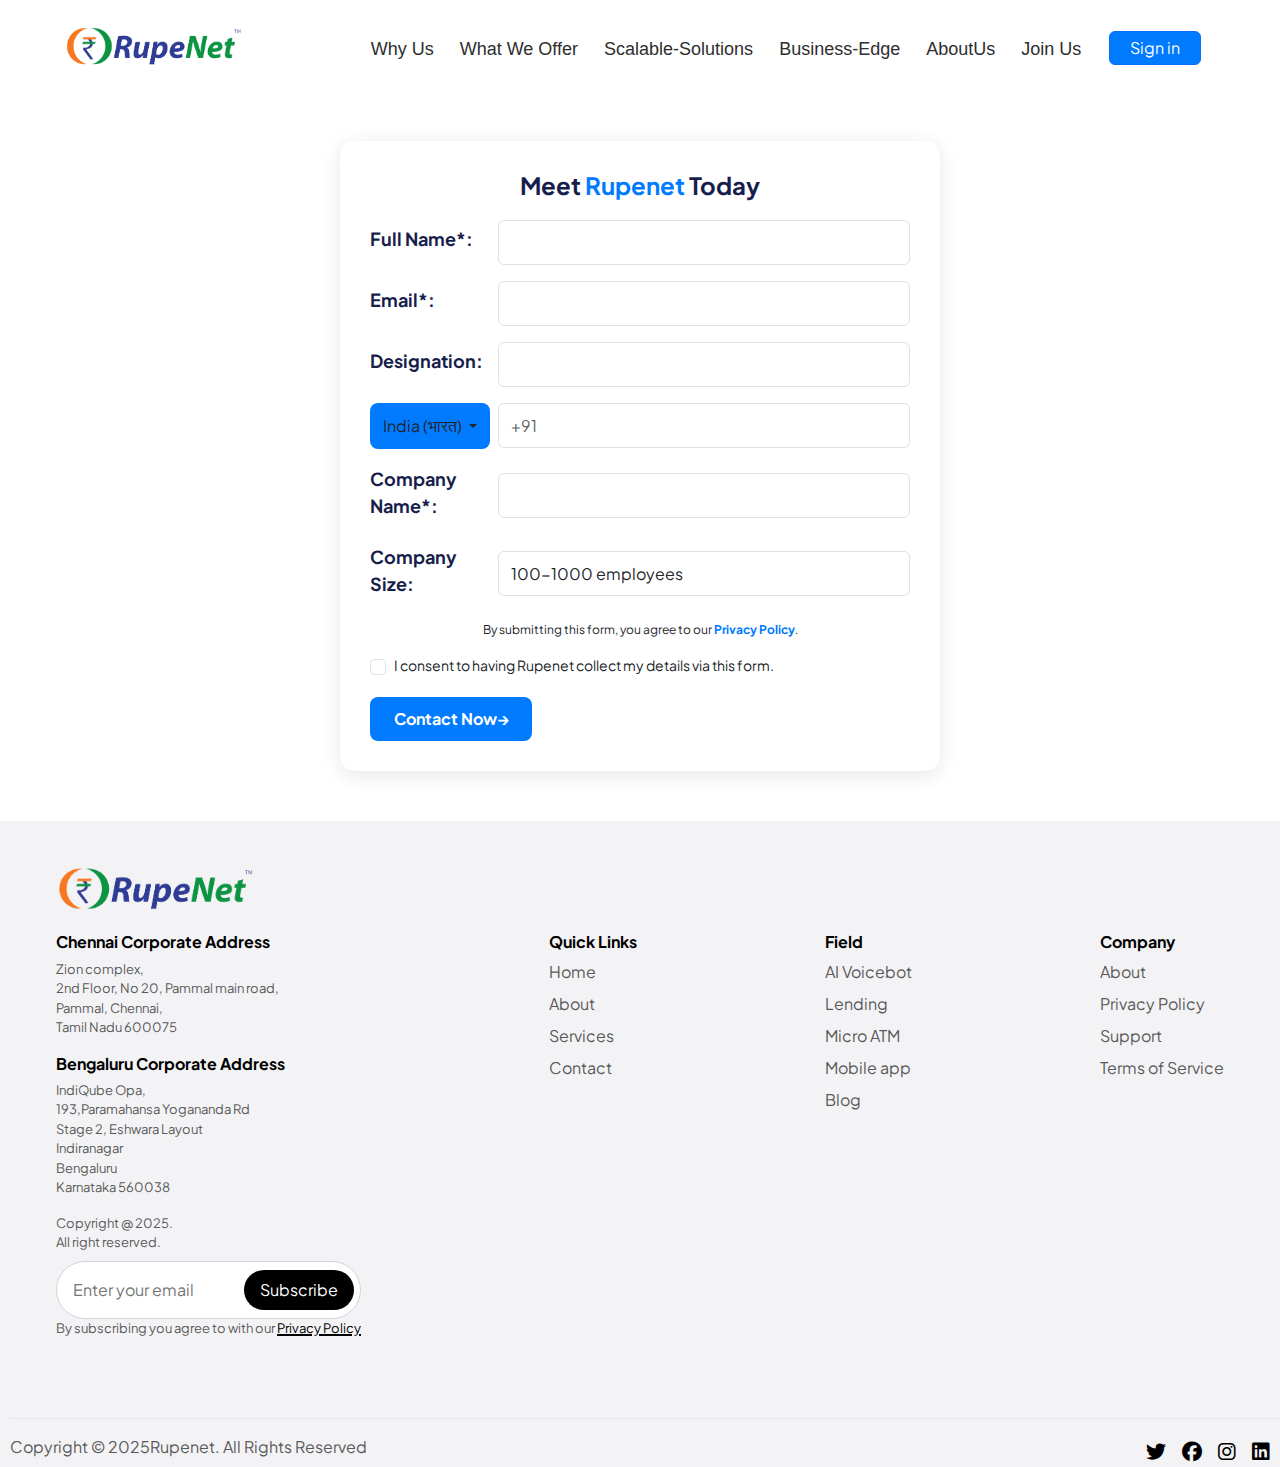
<file: Rupenet/ContactUs.html>
<!DOCTYPE html>
<html lang="en">

<head>
    <meta charset="UTF-8">
    <meta name="viewport" content="width=device-width, initial-scale=1.0">
    <link rel="stylesheet" href="ContactUs.css">
    <link rel="stylesheet" href="navbar.css">
    <link rel="stylesheet" href="footer.css">
    <link rel="icon" type="image/png" href="Assets/rnet.png">
    <link rel="preconnect" href="https://fonts.googleapis.com">
<link rel="preconnect" href="https://fonts.gstatic.com" crossorigin>
<link href="https://fonts.googleapis.com/css2?family=Plus+Jakarta+Sans:ital,wght@0,200..800;1,200..800&display=swap" rel="stylesheet">
    <title>Rupenet Technology Solutions Pvt Ltd :: Instant Money Transfer :: AEPS :: IMPS Contact Us</title>
    <!-- Font Awesome CDN for social icons -->
    <link rel="stylesheet" href="https://cdnjs.cloudflare.com/ajax/libs/font-awesome/6.4.2/css/all.min.css">
    <link href="https://cdn.jsdelivr.net/npm/bootstrap@5.3.0/dist/css/bootstrap.min.css" rel="stylesheet">
    <link href="https://fonts.googleapis.com/css2?family=Manrope:wght@400;600;700&display=swap" rel="stylesheet">
</head>

<body>
    <!-- navbar -->
    <nav class="navbar navbar-expand-lg navbar-light">
        <button class="navbar-toggler" type="button" data-bs-toggle="collapse" data-bs-target="#navbarTogglerDemo03"
            aria-controls="navbarTogglerDemo03" aria-expanded="false" aria-label="Toggle navigation">
            <span class="navbar-toggler-icon"></span>
        </button>

        <div id="navlogo" class="navlogo">
            <span>
                <a href="index.html">
                    <img id="img_logo" src="Assets/logo.png" alt="RNet Icon" height="50px" class="rnet-icon" />
                    </a>
            </span>
        </div>

        <div class="collapse navbar-collapse mx-auto justify-content-center" id="navbarTogglerDemo03">
            <ul class="navbar-nav text-center">
                <li class="nav-item mx-3">
                    <a class="nav-link" href="index.html">Why Us</a>
                </li>
                <li class="nav-item dropdown mx-3">
                    <a class="nav-link" href="#" id="navbarDropdown" role="button" data-bs-toggle="dropdown"
                        aria-expanded="false">
                        What We Offer
                    </a>
                    <ul class="dropdown-menu" aria-labelledby="navbarDropdown">
                        <li><a class="dropdown-item" href="index.html">Payment</a></li>
                        <li><a class="dropdown-item" href="ftts.html">Lending</a></li>
                        <li><a class="dropdown-item" href="finx.html">Gen AI</a></li>
                    </ul>
                </li>
                <li class="nav-item dropdown mx-3">
                    <a class="nav-link" href="#" id="navbarDropdown" role="button" data-bs-toggle="dropdown"
                        aria-expanded="false">
                        Scalable-Solutions
                    </a>
                    <ul class="dropdown-menu" aria-labelledby="navbarDropdown">
                        <li><a class="dropdown-item" href="ftts.html">FTTS</a></li>
                        <li><a class="dropdown-item" href="finx.html">FINX</a></li>
                    </ul>
                </li>
                <li class="nav-item dropdown mx-3">
                    <a class="nav-link" href="#" id="navbarDropdown" role="button" data-bs-toggle="dropdown"
                        aria-expanded="false">
                        Business-Edge
                    </a>
                    <ul class="dropdown-menu" aria-labelledby="navbarDropdown">
                        <li><a class="dropdown-item" href="ftts.html">Banking</a></li>
                        <li><a class="dropdown-item" href="finx.html">Insurance</a></li>
                        <li><a class="dropdown-item" href="aiml.html">AI/ML</a></li>
                    </ul>
                </li>
                <li class="nav-item dropdown mx-3">
                    <a class="nav-link" href="#" id="navbarDropdown" role="button" data-bs-toggle="dropdown"
                    aria-expanded="false">AboutUs</a>
          
                    <ul class="dropdown-menu" aria-labelledby="navbarDropdown">
                      <li><a class="dropdown-item" href=""> Vision & Mission</a></li>
                      <li><a class="dropdown-item" href="ContactUs.html">Contact Us</a></li>
                    </ul>
                  </li>
                  <li class="nav-item dropdown mx-3">
                    <a class="nav-link" href="#" id="navbarDropdown" role="button" data-bs-toggle="dropdown"
                      aria-expanded="false">
                     Join Us
                    </a>
                  <ul class="dropdown-menu join-us" aria-labelledby="navbarDropdown">
                    <li><a class="dropdown-item" href="">Onboarding Partner</a></li>
                    <li><a class="dropdown-item" href=""> Merchant partner</a></li>
                    <li><a class="dropdown-item" href="">Career</a></li>
                  </ul>
                </li>
          
                <li class="nav-item mx-3">
                    <button class="btn btn-primary" type="button"
                        onclick="window.location.href='https://indiapay.rupenet.com';">
                        Sign in
                    </button>
                </li>
            </ul>
        </div>
    </nav>
    <!-- contact us form -->
    <div class="contact-popup">
        <h2>Meet <span>Rupenet</span> Today</h2>
        <form>
            <div class="mb-3 d-flex align-items-center">
                <label class="form-label me-2" style="min-width: 120px;">Full Name*:</label>
                <input type="text" name="fullName" class="form-control" required />
            </div>
            <div class="mb-3 d-flex align-items-center">
                <label class="form-label me-2" style="min-width: 120px;">Email*:</label>
                <input type="email" name="email" class="form-control" required />
            </div>
            <div class="mb-3 d-flex align-items-center">
                <label class="form-label me-2" style="min-width: 120px;">Designation:</label>
                <input type="text" name="designation" class="form-control" required />
            </div>
            <div class="mb-3 d-flex align-items-center">
                <div class="dropdown me-2">
                    <button class="btn dropdown-toggle" type="button" data-bs-toggle="dropdown">
                        India (भारत)
                    </button>
                    <ul class="dropdown-menu">
                        <li><a class="dropdown-item" href="#">🇺🇸 USA</a></li>
                        <li><a class="dropdown-item" href="#">🇬🇧 UK</a></li>
                        <li><a class="dropdown-item" href="#">🇨🇦 Canada</a></li>
                    </ul>
                </div>
                <input type="text" name="phone" class="form-control" placeholder="+91">
            </div>
            <div class="mb-3 d-flex align-items-center">
                <label class="form-label me-2" style="min-width: 120px;">Company Name*:</label>
                <input type="text" name="companyName" class="form-control" required />
            </div>
            <div class="mb-3 d-flex align-items-center">
                <label class="form-label me-2" style="min-width: 120px;">Company Size:</label>
                <select class="form-control">
                    <option>100-1000 employees</option>
                                      
                    <option>1000+ employees</option>
                    <option>>1000 employees</option>
                    
                </select>
            </div>
            <p class="privacy-text">
                By submitting this form, you agree to our <a href="privacypolicy.html">Privacy Policy</a>.
            </p>
            <div class="form-check">
                <input class="form-check-input" type="checkbox">
                <p class="form-check-label checkbox-label">
                    I consent to having Rupenet collect my details via this form.
                </p>
            </div>
            <button type="submit" class="btn btn-primary mt-3">Contact Now→</button>
        </form>
    </div>

    <!-- footer -->
    <footer class="footer">
        <div class="container-footer">
            <img src="Assets/logo.png" alt="RupeNet logo" class="logo" />
        </div>
        <div class="container-footer">
            <div class="footer-section">
                <h3 class="title">Chennai Corporate Address</h3>
        <p>Zion complex,<br>
          2nd Floor, No 20, Pammal main road,<br>
          Pammal, Chennai,</br>
          Tamil Nadu 600075<br>
        </p>
                 <h3 class="title">Bengaluru Corporate Address</h3>
        <p>IndiQube Opa,<br>193,Paramahansa Yogananda Rd<br>
          Stage 2, Eshwara Layout<br> Indiranagar<br>
          Bengaluru<br>
          Karnataka
          560038</p>
                <p class="text">Copyright @ 2025.<br />All right reserved.</p>
                <div class="footer-section">
                    <form class="subscribe-form">
                        <input type="email" placeholder="Enter your email" class="input-email" />

                        <button type="submit" class="subscribe-button">Subscribe</button>
                    </form>
                    <p class="text">
                        By subscribing you agree to with our
                        <a href="privacypolicy.html" class="privacy-policy">Privacy Policy</a>
                    </p>
                </div>
            </div>

            <div class="footer-section">
                <h3 class="title">Quick Links</h3>
                <ul class="links">
                    <li><a href="index.html">Home</a></li>
                    <li><a href="AboutUs.html">About</a></li>
                    <li><a href="ftts.html">Services</a></li>
                    <li><a href="ContactUs.html">Contact</a></li>
                </ul>
            </div>
            <div class="footer-section">
                <h3 class="title">Field</h3>
                <ul class="links">
                    <li><a href="finx.html">AI Voicebot</a></li>
                    <li><a href="ftts.html">Lending</a></li>
                    <li><a href="index.html">Micro ATM</a></li>
                    <li><a href="#">Mobile app</a></li>
                    <li><a href="Blogs.html">Blog</a></li>

                </ul>
            </div>
            <div class="footer-section">
                <h3 class="title">Company</h3>
                <ul class="links">
                    <li><a href="AboutUs.html">About</a></li>
                    <li><a href="privacypolicy.html">Privacy Policy</a></li>
                    <li><a href="mailto:sales@rupenet.com">Support</a></li>
                    <li><a href="termsofservices.html">Terms of Service</a></li>
                </ul>
            </div>
        </div>
        <div class="footer-bottom">
            <p class="text">Copyright © 2025Rupenet. All Rights Reserved</p>
            <div class="social-icons">
                <a href="https://x.com/rupenet" class="social-icon"><i class="fab fa-twitter"></i></a>
                <a href="https://www.facebook.com/rupenet.paymentbox" class="social-icon"><i
                        class="fab fa-facebook"></i></a>
                <a href="https://x.com/rupenet" class="social-icon"><i class="fab fa-instagram"></i></a>
                <a href="https://www.linkedin.com/in/rupenet-technology" class="social-icon"><i
                        class="fab fa-linkedin"></i></a>
            </div>
        </div>
    </footer>
    <script src="https://cdn.jsdelivr.net/npm/bootstrap@5.3.0/dist/js/bootstrap.bundle.min.js"></script>
    
</body>

</html>
</file>
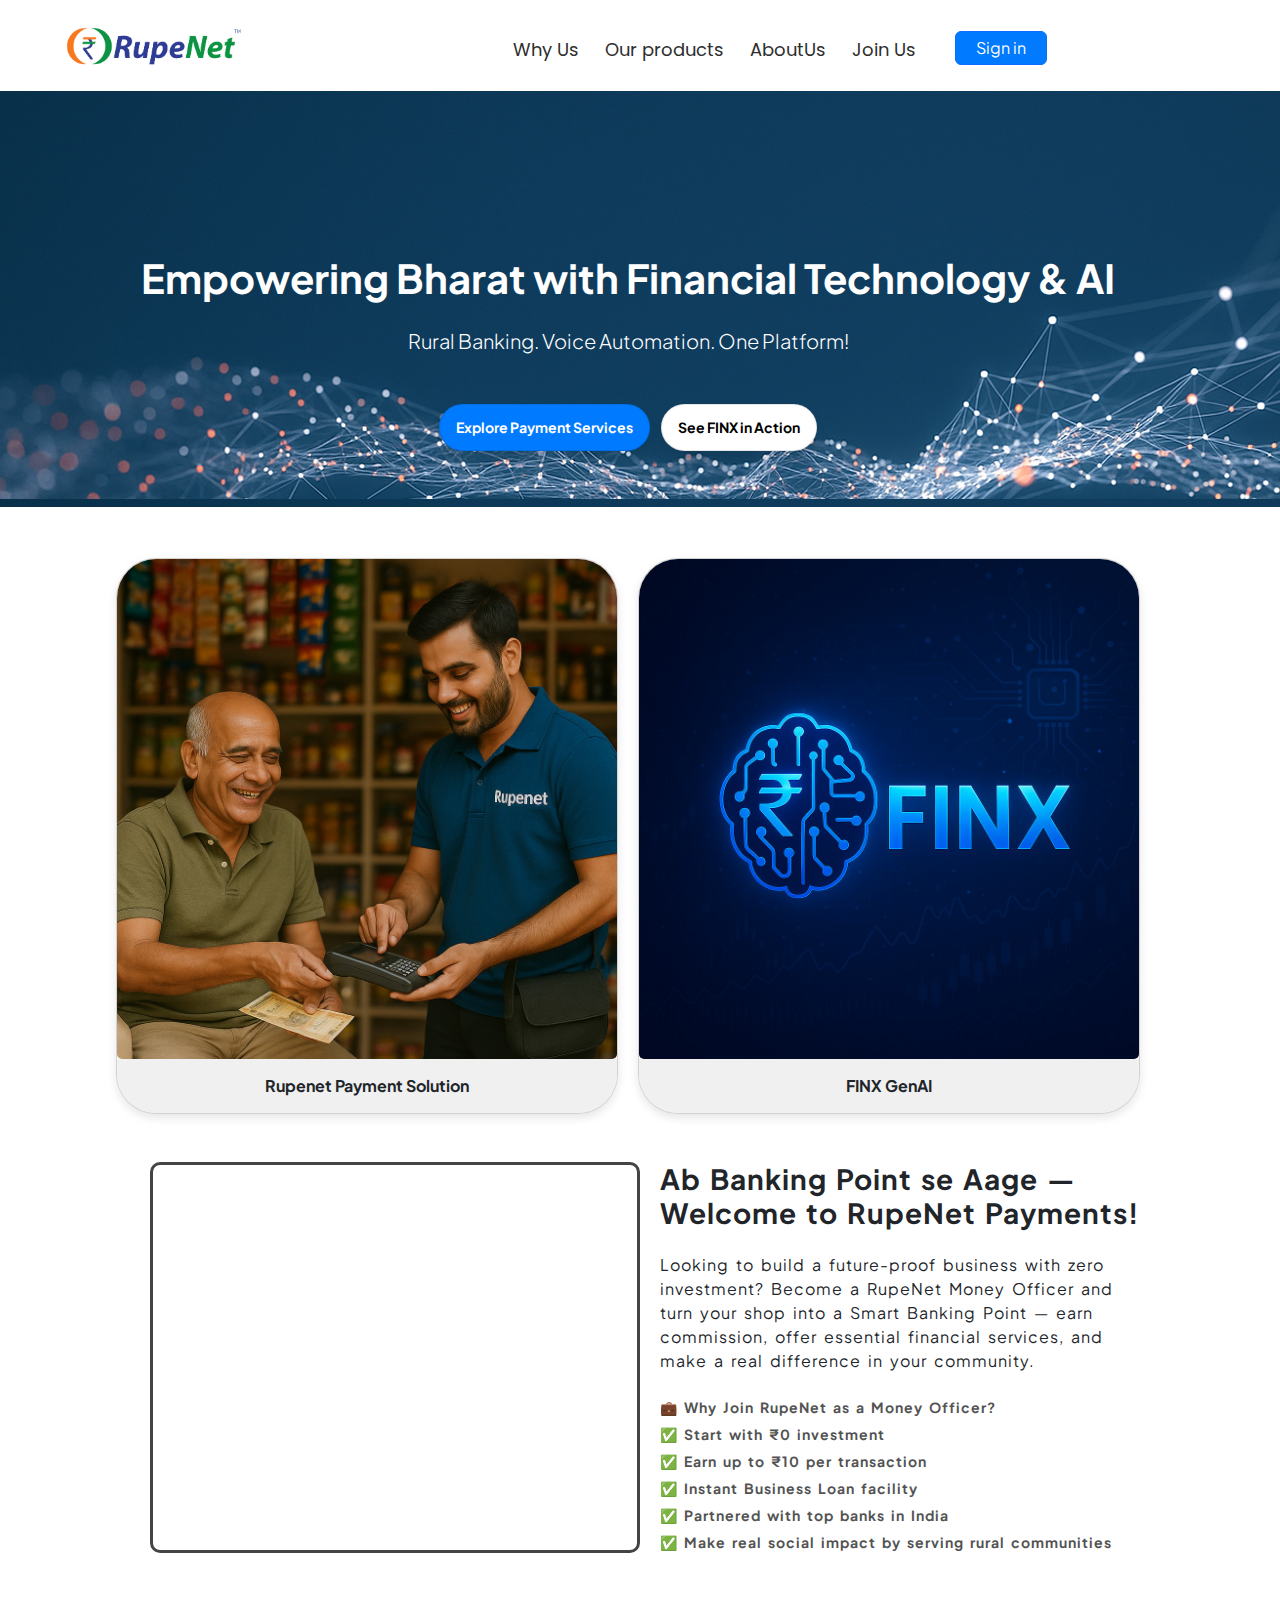
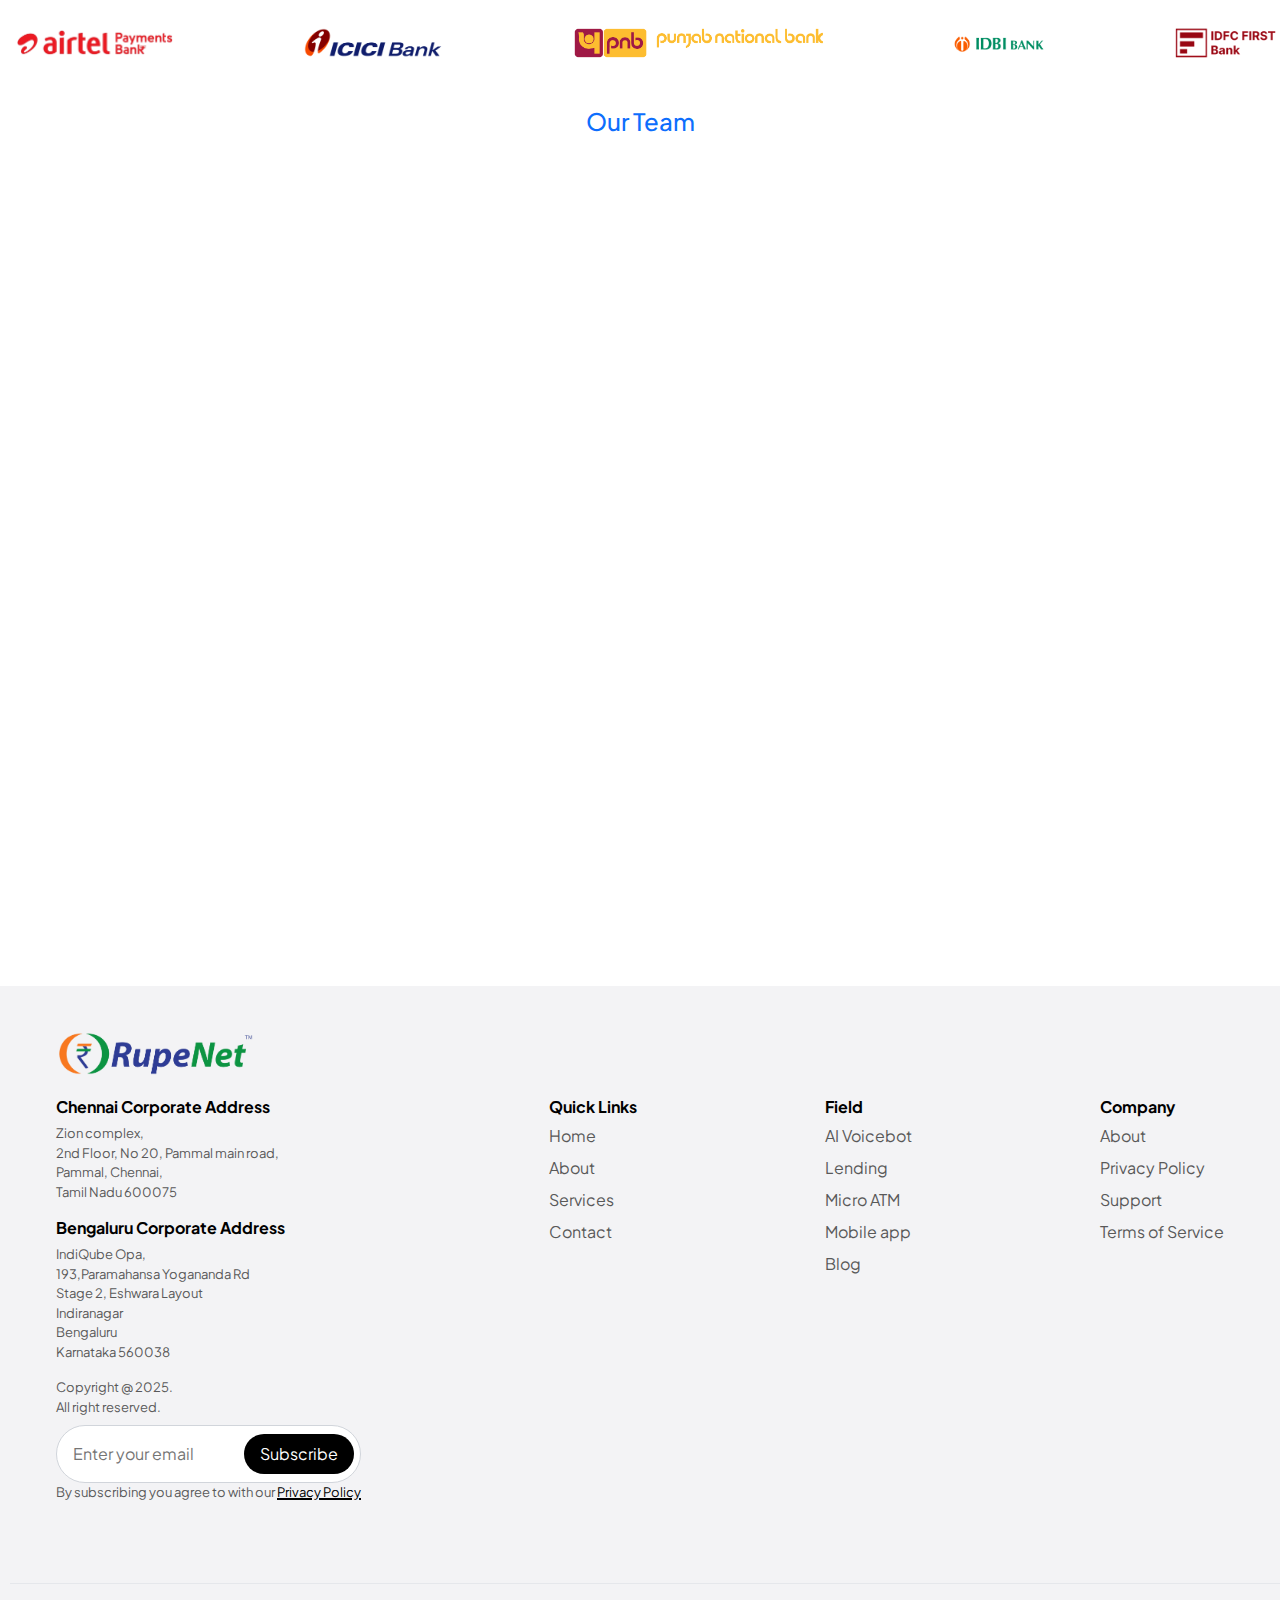
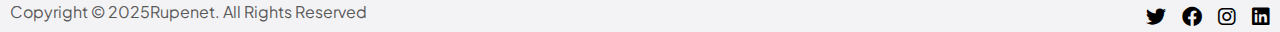
<file: Rupenet/homepage.html>
<!DOCTYPE html>
<html lang="en">

<head>
  <meta charset="UTF-8">
  <meta name="viewport" content="width=device-width, initial-scale=1.0">
  <link rel="stylesheet" href="style.css">
  <link rel="stylesheet" href="navbar.css">
  <link rel="stylesheet" href="index_v2.css">
  <link rel="stylesheet" href="footer.css">
  <link rel="stylesheet" href="whatweoffer.css">
  <link rel="stylesheet" href="aiml.css">
  <link rel="stylesheet" href="ftts.css">
  <link rel="stylesheet" href="finx.css">
  <link rel="icon" type="image/png" href="Assets/rnet.png">
  <link rel="preconnect" href="https://fonts.googleapis.com">
  <link rel="preconnect" href="https://fonts.gstatic.com" crossorigin>
  <link href="https://fonts.googleapis.com/css2?family=Plus+Jakarta+Sans:ital,wght@0,200..800;1,200..800&display=swap"
    rel="stylesheet">
  <title>Rupenet Technology Solutions Pvt Ltd :: Instant Money Transfer :: AEPS :: IMPS Index</title>
  <link href="https://cdn.jsdelivr.net/npm/bootstrap@5.3.0-alpha3/dist/css/bootstrap.min.css" rel="stylesheet" />
  <link rel="stylesheet" href="https://cdnjs.cloudflare.com/ajax/libs/font-awesome/6.0.0-beta3/css/all.min.css" />
  <link rel="preconnect" href="https://fonts.googleapis.com">
  <link rel="preconnect" href="https://fonts.gstatic.com" crossorigin>
  <link
    href="https://fonts.googleapis.com/css2?family=Poppins:ital,wght@0,100;0,200;0,300;0,400;0,500;0,600;0,700;0,800;0,900;1,100;1,200;1,300;1,400;1,500;1,600;1,700;1,800;1,900&display=swap"
    rel="stylesheet">
  <link href="https://cdnjs.cloudflare.com/ajax/libs/animate.css/3.5.2/animate.min.css" rel="stylesheet" />
</head>

<body>
  <!-- navbar -->
  <nav class="navbar navbar-expand-lg navbar-light sticky-top">
    <button class="navbar-toggler" type="button" data-bs-toggle="collapse" data-bs-target="#navbarTogglerDemo03"
      aria-controls="navbarTogglerDemo03" aria-expanded="false" aria-label="Toggle navigation">
      <span class="navbar-toggler-icon"></span>
    </button>
    <div id="navlogo" class="navlogo">
      <span>
        <a href="index.html">
          <img id="img_logo" src="Assets/logo.png" alt="RNet Icon" height="50px" class="rnet-icon" />
        </a>
      </span>
    </div>

    <div class="collapse navbar-collapse mx-auto justify-content-center" id="navbarTogglerDemo03">
      <ul class="navbar-nav text-center">
        <li class="nav-item mx-3">
          <a class="nav-link" href="index.html">Why Us</a>
        </li>
        <li class="nav-item dropdown mx-3">
          <a class="nav-link" href="#" id="navbarDropdown" role="button" data-bs-toggle="dropdown"
            aria-expanded="false">
            Our products
          </a>
          <ul class="dropdown-menu" aria-labelledby="navbarDropdown">
            <li><a class="dropdown-item" href="finx.html">Rupenet payment service</a></li>
            <li><a class="dropdown-item" href="finx.html">FINX</a></li>
          </ul>
        </li>
        <!-- <li class="nav-item dropdown mx-3">
          <a class="nav-link" href="#" id="navbarDropdown" role="button" data-bs-toggle="dropdown"
            aria-expanded="false">
            What We Offer
          </a>
          <ul class="dropdown-menu" aria-labelledby="navbarDropdown">
            <li><a class="dropdown-item" href="index.html">Payment</a></li>
            <li><a class="dropdown-item" href="ftts.html">Lending</a></li>
            <li><a class="dropdown-item" href="finx.html">Gen AI</a></li>
          </ul>
        </li>
        <li class="nav-item dropdown mx-3">
          <a class="nav-link" href="#" id="navbarDropdown" role="button" data-bs-toggle="dropdown"
            aria-expanded="false">
            Scalable-Solutions
          </a>
          <ul class="dropdown-menu" aria-labelledby="navbarDropdown">
            <li><a class="dropdown-item" href="ftts.html">FTTS</a></li>
            <li><a class="dropdown-item" href="finx.html">FINX</a></li>
          </ul>
        </li>
        <li class="nav-item dropdown mx-3">
          <a class="nav-link" href="#" id="navbarDropdown" role="button" data-bs-toggle="dropdown"
            aria-expanded="false">
            Business-Edge
          </a>
          <ul class="dropdown-menu" aria-labelledby="navbarDropdown">
            <li><a class="dropdown-item" href="ftts.html">Banking</a></li>
            <li><a class="dropdown-item" href="finx.html">Insurance</a></li>
            <li><a class="dropdown-item" href="aiml.html">AI/ML</a></li>
          </ul>
        </li> -->
        <li class="nav-item dropdown mx-3">
          <a class="nav-link" href="#" id="navbarDropdown" role="button" data-bs-toggle="dropdown"
            aria-expanded="false">AboutUs</a>

          <ul class="dropdown-menu" aria-labelledby="navbarDropdown">
            <li><a class="dropdown-item" href=""> Vision & Mission</a></li>
            <li><a class="dropdown-item" href="ContactUs.html">Contact Us</a></li>
          </ul>
        </li>
        <li class="nav-item dropdown mx-3">
          <a class="nav-link" href="#" id="navbarDropdown" role="button" data-bs-toggle="dropdown"
            aria-expanded="false">
            Join Us
          </a>
          <ul class="dropdown-menu join-us" aria-labelledby="navbarDropdown">
            <li><a class="dropdown-item" href="">Onboarding Partner</a></li>
            <li><a class="dropdown-item" href=""> Merchant partner</a></li>
            <li><a class="dropdown-item" href="">Career</a></li>
          </ul>
        </li>

        <li class="mx-3">
          <button class="btn btn-primary" type="button" onclick="window.location.href='https://indiapay.rupenet.com';">
            Sign in
          </button>
        </li>

      </ul>
    </div>
  </nav>
  <!-- Hero 5 - Bootstrap Brain Component -->
  <section class="bsb-hero-5 px-3 bsb-overlay" style="background-image: url('../Assets/front image.jpg');">
    <div class="container">
      <div class="row justify-content-md-center align-items-center">
        <div class="col-12 col-md-12">
          <h1 class="text-white text-center fw-bold mb-4 wow slideInLeft" data-wow-delay="1s">Empowering Bharat with
            Financial Technology & AI</h1>
          <p class="lead text-white text-center mb-5 d-flex justify-content-sm-center wow slideInRight"
            data-wow-delay="1s">
            <span class="col-12 col-sm-10 col-md-8 col-xxl-7 ">Rural Banking. Voice Automation. One Platform!</span><br>
          <div class="banner-buttons">
            <button class="btn payment-service-btn wow slideInLeft" data-wow-delay=".1s">Explore Payment
              Services</button>
            <button class="btn finx-btn fin-icon wow slideInRight" data-wow-delay=".1s">See FINX in Action</button>

          </div>

          </p>
        </div>
      </div>
    </div>
  </section>
  <section class="row section-margin">
    <div class="images">
      <div class="card wow slideInLeft" data-wow-delay="0.5s">
        <div class="wrapper">
          <img src="../Assets/RPSolution.jpg " height="600px" alt="Rupenet Payment Solution " />
          <div class="img-title">
            Rupenet Payment Solution
          </div>

        </div>
      </div>
      <div class="card wow slideInRight" data-wow-delay="0.5s">
        <div class="wrapper">
          <img src="../Assets/finx_ind.jpg" height="600px" alt="FINX GenAI" />
          <div class="img-title">
            FINX GenAI
          </div>
        </div>
      </div>
    </div>
  </section>
<div class="video mt-5">
  <div class="video-box col-md-12 ">
    <iframe width="928" height="522" src="https://www.youtube.com/embed/tBgAH0zw7Ss?autoplay=1&mute=1" title="Be a RupeNet Money Officer! Earn 20,000+ Monthly by providing services like, AEPS, UPI, BBPS, etc." frameborder="0" allow="accelerometer; autoplay; clipboard-write; encrypted-media; gyroscope; picture-in-picture; web-share" referrerpolicy="strict-origin-when-cross-origin" allowfullscreen ></iframe>
  </div>
  <div class="video-description col-md-12 ">
  <h3><b>Ab Banking Point se Aage — Welcome to RupeNet Payments!</b></h3>

<p class="mt-4 mb-4">Looking to build a future-proof business with zero investment? Become a RupeNet Money Officer and turn your shop into a Smart Banking Point — earn commission, offer essential financial services, and make a real difference in your community.</p>

<div class="why-rupenet-desc">💼 Why Join RupeNet as a Money Officer?</div>
<div class="why-rupenet-desc">✅ Start with ₹0 investment</div>
<div class="why-rupenet-desc">✅ Earn up to ₹10 per transaction</div>
<div class="why-rupenet-desc">✅ Instant Business Loan facility</div>
<div class="why-rupenet-desc">✅ Partnered with top banks in India</div>
<div class="why-rupenet-desc">✅ Make real social impact by serving rural communities</div>
  </div>
</div>

  <div class="logos logos-container">
    <!-- First Row -->
    <div class="logos-slide">
      <img src="Assets/airtel.png" alt="airtel">
      <img src="Assets/icici.png" alt="icici">
      <img src="Assets/pnb.png" alt="pnb">
      <img src="Assets/idbi.png" alt="idbi">
      <img src="Assets/idfc.png" alt="idfc">
      <img src="Assets/neogrowth.png" alt="neogrowth">
      <img src="Assets/incred.png" alt="incred">
      <img src="Assets/aeps.png" alt="Aeps">
      <img src="Assets/razorpay.png" alt="razorpay">
      <img src="Assets/payu.png" alt="payu">
    </div>


  </div>
    <!-- Logos Section -->


  <div class="pb-5 team">

    <div class="row g-4 justify-content-center no-margin">
      <h4 class="text-primary text-center">Our Team</h4>

      <div class="col wow fadeInUp" data-wow-delay="0.1s"
        style="visibility: visible; animation-delay: 0.1s; animation-name: fadeInUp;">
        <div class="team-item rounded">
          <div class="team-img">
            <img src="Assets/RaniMuthaia(CEO).jpeg" class="img-fluid w-100 rounded-top" alt="Image">
            <!-- <div class="team-icon">
              <a class="btn btn-primary btn-sm-square text-white rounded-circle mb-3" href=""><i
                  class="fas fa-share-alt"></i></a>
              <div class="team-icon-share">
                <a class="btn btn-primary btn-sm-square text-white rounded-circle mb-3" href=""><i
                    class="fab fa-facebook-f"></i></a>
                <a class="btn btn-primary btn-sm-square text-white rounded-circle mb-3" href=""><i
                    class="fab fa-twitter"></i></a>
                <a class="btn btn-primary btn-sm-square text-white rounded-circle mb-0" href=""><i
                    class="fab fa-instagram"></i></a>
              </div>
            </div> -->
          </div>
          <div class="team-content bg-dark text-center rounded-bottom p-4">
            <div class="team-content-inner rounded-bottom">
              <h4 class="text-white">Rani Muthaia</h4>
              <p class="text-muted mb-0">CEO &amp; Founder</p>
              <div class="justify-content-center logo-images-container">
                <img src="Assets/in1.png" class="logo-images" alt="Image" height="15px">
                <img src="Assets/in2.png" class="logo-images" alt="Image" height="15px">
              </div>
            </div>
          </div>
        </div>
      </div>
      <div class="col wow fadeInUp" data-wow-delay="0.3s"
        style="visibility: visible; animation-delay: 0.3s; animation-name: fadeInUp;">
        <div class="team-item rounded">
          <div class="team-img">
            <img src="Assets/Devirajan(HR).jpeg" class="img-fluid w-100 rounded-top" alt="Image">
          </div>
          <div class="team-content bg-dark text-center rounded-bottom p-4">
            <div class="team-content-inner rounded-bottom">

              <h4 class="text-white">Devirajan</h4>
              <p class="text-muted mb-0">CPO</p>
               <div class="justify-content-center logo-images-container">
                  <img src="Assets/Punjab.png" class="logo-images" alt="Image" height="15px">
                  <img src="Assets/Cognizant-Logo.png" class="logo-images" alt="Image" height="15px">
                </div>
            </div>
          </div>
        </div>
      </div>
      <div class="col wow fadeInUp" data-wow-delay="0.5s"
        style="visibility: visible; animation-delay: 0.5s; animation-name: fadeInUp;">
        <div class="team-item rounded">
          <div class="team-img">
            <img src="Assets/kannan narayanan.jpeg" class="img-fluid w-100 rounded-top" alt="Image">
          </div>
          <div class="team-content bg-dark text-center rounded-bottom p-4">
            <div class="team-content-inner rounded-bottom">
              <h4 class="text-white">Kannan Narayanan</h4>
              <p class="text-muted mb-0">COO</p>
                <div class="justify-content-center logo-images-container">
                  <img src="Assets/NPCI-Logo.png" class="logo-images" alt="Image" height="15px">
                  <img src="Assets/icici.png" class="logo-images" alt="Image" height="15px">
                </div>
            </div>
          </div>
        </div>
      </div>
      <div class="col wow fadeInUp" data-wow-delay="0.7s"
        style="visibility: visible; animation-delay: 0.7s; animation-name: fadeInUp;">
        <div class="team-item rounded">
          <div class="team-img">
            <img src="Assets/devarajan M.jpeg" class="img-fluid w-100 rounded-top" alt="Image">
          </div>
          <div class="team-content bg-dark text-center rounded-bottom p-4">
            <div class="team-content-inner rounded-bottom">
              <h4 class="text-white">Devarajan M</h4>
              <p class="text-muted mb-0">Co-Founder &amp; Adviser</p>
              <div class="justify-content-center logo-images-container">
                <img src="Assets/in1.png" class="logo-images" alt="Image" height="15px">
                <img src="Assets/in2.png" class="logo-images" alt="Image" height="15px">
              </div>
            </div>
          </div>
        </div>
      </div>
      <div class="col wow fadeInUp" data-wow-delay="0.7s"
        style="visibility: visible; animation-delay: 0.7s; animation-name: fadeInUp;">
        <div class="team-item rounded">
          <div class="team-img">
            <img src="Assets/krishnan govindan.jpeg" class="img-fluid w-100 rounded-top" alt="Image">
          </div>
          <div class="team-content bg-dark text-center rounded-bottom p-4">
            <div class="team-content-inner rounded-bottom">
              <h4 class="text-white">Krishnan Govindan</h4>
              <p class="text-muted mb-0">Adviser &amp; CISO</p>
                <div class="justify-content-center logo-images-container">
                  <img src="Assets/qrc.jpg" class="logo-images" alt="Image" height="15px">
                  <img src="Assets/altimetric.jpg" class="logo-images" alt="Image" height="15px">
                </div>
            </div>
          </div>
        </div>
      </div>
    </div>
  </div>




  </br>
  <!-- footer -->
  <footer class="footer">
    <div class="container-footer">
      <img src="Assets/logo.png" alt="RupeNet logo" class="logo" />
    </div>
  

    <div class="container-footer">
      <div class="footer-section">
        <h3 class="title">Chennai Corporate Address</h3>
        <p>Zion complex,<br>
          2nd Floor, No 20, Pammal main road,<br>
          Pammal, Chennai,</br>
          Tamil Nadu 600075<br>
        </p>
        <h3 class="title">Bengaluru Corporate Address</h3>
        <p>IndiQube Opa,<br>193,Paramahansa Yogananda Rd<br>
          Stage 2, Eshwara Layout<br> Indiranagar<br>
          Bengaluru<br>
          Karnataka
          560038</p>        <p class="text">Copyright @ 2025.<br />
          All right reserved.</p>
        <div class="footer-section">
          <form class="subscribe-form">
            <input type="email" placeholder="Enter your email" class="input-email" />

            <button type="submit" class="subscribe-button">Subscribe</button>
          </form>
          <p class="text">
            By subscribing you agree to with our
            <a href="privacypolicy.html" class="privacy-policy">Privacy Policy</a>
          </p>
        </div>
      </div>

      <div class="footer-section">
        <h3 class="title">Quick Links</h3>
        <ul class="links">
          <li><a href="index.html">Home</a></li>
          <li><a href="AboutUs.html">About</a></li>
          <li><a href="ftts.html">Services</a></li>
          <li><a href="ContactUs.html">Contact</a></li>
        </ul>
      </div>
      <div class="footer-section">
        <h3 class="title">Field</h3>
        <ul class="links">
          <li><a href="finx.html">AI Voicebot</a></li>
          <li><a href="ftts.html">Lending</a></li>
          <li><a href="index.html">Micro ATM</a></li>
          <li><a href="https://play.google.com/store/apps/details?id=com.solution.rupenetpaymentbox&hl=en_IN">
            Mobile app</a></li>
          <li><a href="Blogs.html">Blog</a></li>

        </ul>
      </div>
      <div class="footer-section">
        <h3 class="title">Company</h3>
        <ul class="links">
          <li><a href="AboutUs.html">About</a></li>
          <li><a href="privacypolicy.html">Privacy Policy</a></li>
          <li><a href="mailto:sales@rupenet.com">Support</a></li>
          <li><a href="termsofservices.html">Terms of Service</a></li>
        </ul>
      </div>
    </div>
    <div class="footer-bottom">
      <p class="text">Copyright © 2025Rupenet. All Rights Reserved</p>
      <div class="social-icons">
        <a href="https://x.com/rupenet" class="social-icon"><i class="fab fa-twitter"></i></a>
        <a href="https://www.facebook.com/rupenet.paymentbox" class="social-icon"><i class="fab fa-facebook"></i></a>
        <a href="https://x.com/rupenet" class="social-icon"><i class="fab fa-instagram"></i></a>
        <a href="https://www.linkedin.com/in/rupenet-technology" class="social-icon"><i class="fab fa-linkedin"></i></a>
      </div>
    </div>
  </footer>

  <!-- Popup Container -->
  <div id="popup" class="popup">
    <div class="popup-content">
      <span class="close" id="closePopup">&times;</span>

      <!-- Demo Form -->
      <div class="contact-popup">
        <h2>Ready to get a<span>personalized</span> Demo</h2>
        <form>
          <div class="mb-3 d-flex align-items-center">
            <label class="form-label me-2" style="min-width: 120px;">Full name*:</label>
            <input type="text" class="form-control" required>
          </div>
          <div class="mb-3 d-flex align-items-center">
            <label class="form-label me-2" style="min-width: 120px;">Email*:</label>
            <input type="email" class="form-control" required />
          </div>
          <div class="mb-3 d-flex align-items-center">
            <label class="form-label me-2" style="min-width: 120px;">Designation:</label>
            <input type="text" class="form-control" required />
          </div>
          <div class="mb-3 d-flex align-items-center">
            <div class="dropdown me-2">
              <button class="btn dropdown-toggle" type="button" data-bs-toggle="dropdown">
                India (भारत)
              </button>
              <ul class="dropdown-menu">
                <li><a class="dropdown-item" href="#">🇺🇸 USA</a></li>
                <li><a class="dropdown-item" href="#">🇬🇧 UK</a></li>
                <li><a class="dropdown-item" href="#">🇨🇦 Canada</a></li>
              </ul>
            </div>
            <input type="text" class="form-control" placeholder="+91">
          </div>
          <div class="mb-3 d-flex align-items-center">
            <label class="form-label me-2" style="min-width: 120px;">Company name*:</label>
            <input type="text" class="form-control" required />
          </div>
          <div class="mb-3 d-flex align-items-center">
            <label class="form-label me-2" style="min-width: 120px;">Company size:</label>
            <select class="form-control">
              <option>>1000 employees</option>
              <option>100-1000 employees</option>
              <option>1000+ employees</option>
            </select>
          </div>
          <p class="privacy-text">
            By submitting this form, you agree to our <a href="privacypolicy.html">Privacy Policy</a>.
          </p>
          <div class="form-check">
            <input class="form-check-input" type="checkbox">
            <p class="form-check-label checkbox-label">
              I consent to having Rupenet collect my details via this form.
            </p>
          </div>
          <button type="submit" class="btn btn-primary mt-3">Book Demo →</button>
        </form>
      </div>
    </div>
  </div>

  <script>

    document.getElementById("requestDemoBtn").addEventListener("click", function () {
      document.getElementById("popup").style.display = "flex";
    });

    document.getElementById("closePopup").addEventListener("click", function () {
      document.getElementById("popup").style.display = "none";
    });

    // Close popup if user clicks outside the content
    window.addEventListener("click", function (event) {
      let popup = document.getElementById("popup");
      if (event.target === popup) {
        popup.style.display = "none";
      }
    });

  </script>
</body>

<script src="https://cdnjs.cloudflare.com/ajax/libs/jquery/3.3.1/jquery.min.js"></script>
<script src="https://cdn.jsdelivr.net/npm/bootstrap@5.3.0/dist/js/bootstrap.bundle.min.js"></script>
<script src="https://cdnjs.cloudflare.com/ajax/libs/wow/1.1.2/wow.min.js"></script>
<script type="text/javascript">
  new WOW().init();
</script>

</html>
</file>
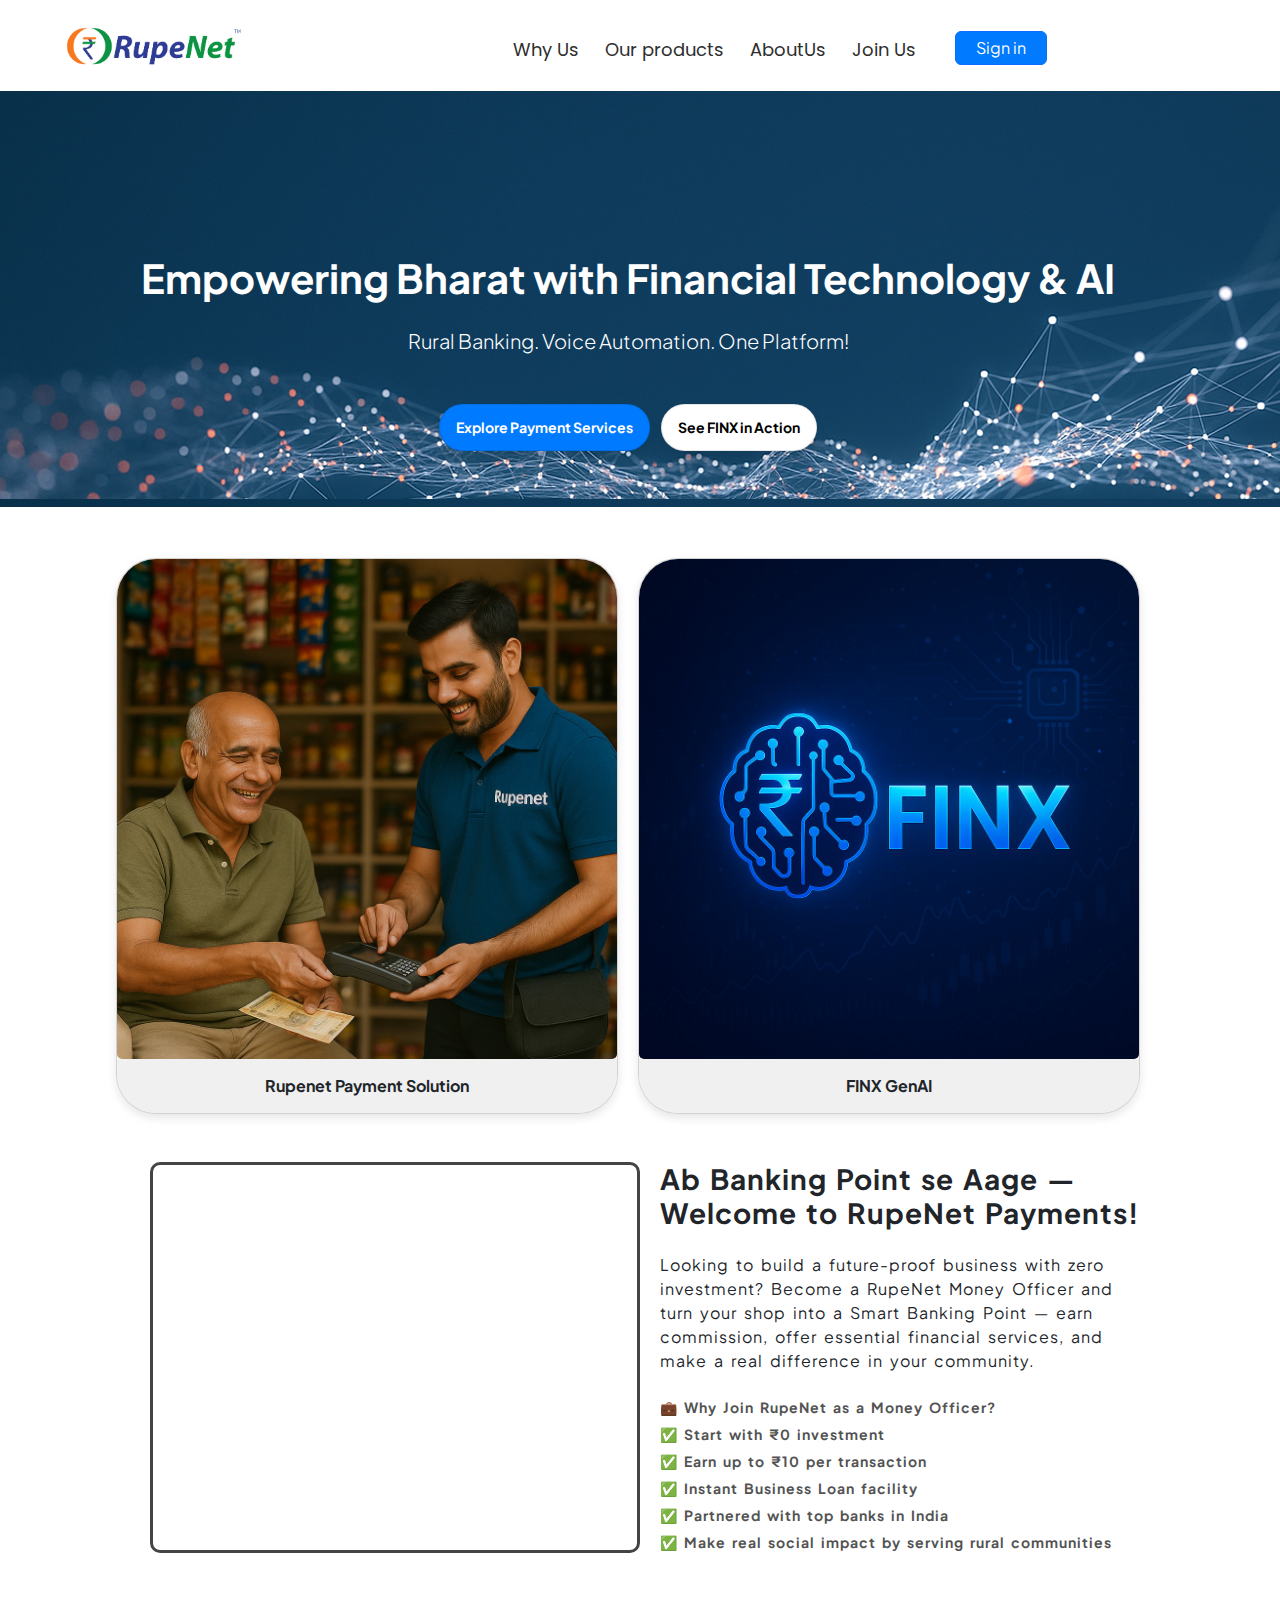
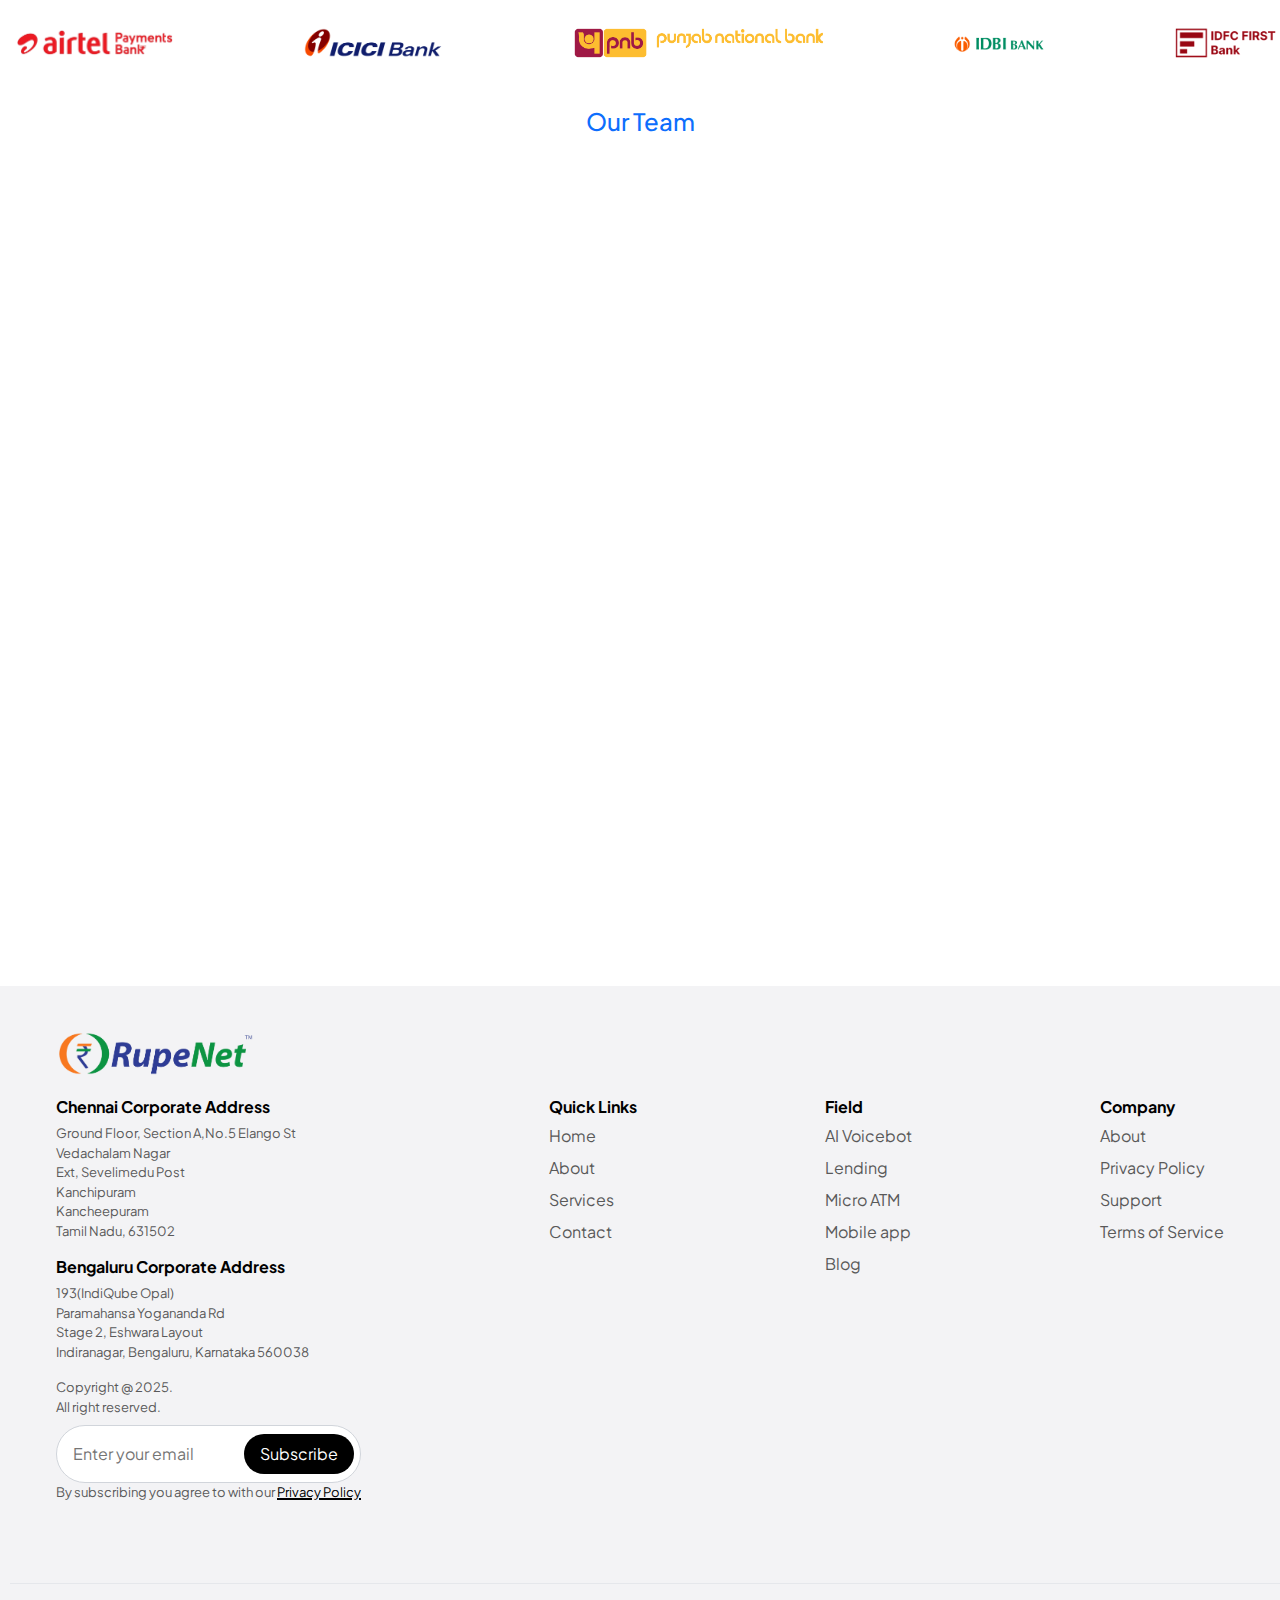
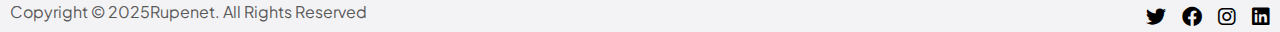
<file: Rupenet/index_v2.html>
<!DOCTYPE html>
<html lang="en">

<head>
  <meta charset="UTF-8">
  <meta name="viewport" content="width=device-width, initial-scale=1.0">
  <link rel="stylesheet" href="style.css">
  <link rel="stylesheet" href="navbar.css">
  <link rel="stylesheet" href="index_v2.css">
  <link rel="stylesheet" href="footer.css">
  <link rel="stylesheet" href="whatweoffer.css">
  <link rel="stylesheet" href="aiml.css">
  <link rel="stylesheet" href="ftts.css">
  <link rel="stylesheet" href="finx.css">
  <link rel="icon" type="image/png" href="Assets/rnet.png">
  <link rel="preconnect" href="https://fonts.googleapis.com">
  <link rel="preconnect" href="https://fonts.gstatic.com" crossorigin>
  <link href="https://fonts.googleapis.com/css2?family=Plus+Jakarta+Sans:ital,wght@0,200..800;1,200..800&display=swap"
    rel="stylesheet">
  <title>Rupenet Technology Solutions Pvt Ltd :: Instant Money Transfer :: AEPS :: IMPS Index</title>
  <link href="https://cdn.jsdelivr.net/npm/bootstrap@5.3.0-alpha3/dist/css/bootstrap.min.css" rel="stylesheet" />
  <link rel="stylesheet" href="https://cdnjs.cloudflare.com/ajax/libs/font-awesome/6.0.0-beta3/css/all.min.css" />
  <link rel="preconnect" href="https://fonts.googleapis.com">
  <link rel="preconnect" href="https://fonts.gstatic.com" crossorigin>
  <link
    href="https://fonts.googleapis.com/css2?family=Poppins:ital,wght@0,100;0,200;0,300;0,400;0,500;0,600;0,700;0,800;0,900;1,100;1,200;1,300;1,400;1,500;1,600;1,700;1,800;1,900&display=swap"
    rel="stylesheet">
  <link href="https://cdnjs.cloudflare.com/ajax/libs/animate.css/3.5.2/animate.min.css" rel="stylesheet" />
</head>

<body>
  <!-- navbar -->
  <nav class="navbar navbar-expand-lg navbar-light sticky-top">
    <button class="navbar-toggler" type="button" data-bs-toggle="collapse" data-bs-target="#navbarTogglerDemo03"
      aria-controls="navbarTogglerDemo03" aria-expanded="false" aria-label="Toggle navigation">
      <span class="navbar-toggler-icon"></span>
    </button>

    <div id="navlogo" class="navlogo">
      <span>
        <a href="index.html">
          <img id="img_logo" src="Assets/logo.png" alt="RNet Icon" height="50px" class="rnet-icon" />
        </a>
      </span>
    </div>

    <div class="collapse navbar-collapse mx-auto justify-content-center" id="navbarTogglerDemo03">
      <ul class="navbar-nav text-center">
        <li class="nav-item mx-3">
          <a class="nav-link" href="index.html">Why Us</a>
        </li>
        <li class="nav-item dropdown mx-3">
          <a class="nav-link" href="#" id="navbarDropdown" role="button" data-bs-toggle="dropdown"
            aria-expanded="false">
            Our products
          </a>
          <ul class="dropdown-menu" aria-labelledby="navbarDropdown">
            <li><a class="dropdown-item" href="finx.html">Rupenet payment service</a></li>
            <li><a class="dropdown-item" href="finx.html">FINX</a></li>
          </ul>
        </li>
        <!-- <li class="nav-item dropdown mx-3">
          <a class="nav-link" href="#" id="navbarDropdown" role="button" data-bs-toggle="dropdown"
            aria-expanded="false">
            What We Offer
          </a>
          <ul class="dropdown-menu" aria-labelledby="navbarDropdown">
            <li><a class="dropdown-item" href="index.html">Payment</a></li>
            <li><a class="dropdown-item" href="ftts.html">Lending</a></li>
            <li><a class="dropdown-item" href="finx.html">Gen AI</a></li>
          </ul>
        </li>
        <li class="nav-item dropdown mx-3">
          <a class="nav-link" href="#" id="navbarDropdown" role="button" data-bs-toggle="dropdown"
            aria-expanded="false">
            Scalable-Solutions
          </a>
          <ul class="dropdown-menu" aria-labelledby="navbarDropdown">
            <li><a class="dropdown-item" href="ftts.html">FTTS</a></li>
            <li><a class="dropdown-item" href="finx.html">FINX</a></li>
          </ul>
        </li>
        <li class="nav-item dropdown mx-3">
          <a class="nav-link" href="#" id="navbarDropdown" role="button" data-bs-toggle="dropdown"
            aria-expanded="false">
            Business-Edge
          </a>
          <ul class="dropdown-menu" aria-labelledby="navbarDropdown">
            <li><a class="dropdown-item" href="ftts.html">Banking</a></li>
            <li><a class="dropdown-item" href="finx.html">Insurance</a></li>
            <li><a class="dropdown-item" href="aiml.html">AI/ML</a></li>
          </ul>
        </li> -->
        <li class="nav-item dropdown mx-3">
          <a class="nav-link" href="#" id="navbarDropdown" role="button" data-bs-toggle="dropdown"
            aria-expanded="false">AboutUs</a>

          <ul class="dropdown-menu" aria-labelledby="navbarDropdown">
            <li><a class="dropdown-item" href=""> Vision & Mission</a></li>
            <li><a class="dropdown-item" href="ContactUs.html">Contact Us</a></li>
          </ul>
        </li>
        <li class="nav-item dropdown mx-3">
          <a class="nav-link" href="#" id="navbarDropdown" role="button" data-bs-toggle="dropdown"
            aria-expanded="false">
            Join Us
          </a>
          <ul class="dropdown-menu join-us" aria-labelledby="navbarDropdown">
            <li><a class="dropdown-item" href="">Onboarding Partner</a></li>
            <li><a class="dropdown-item" href=""> Merchant partner</a></li>
            <li><a class="dropdown-item" href="">Career</a></li>
          </ul>
        </li>

        <li class="mx-3">
          <button class="btn btn-primary" type="button" onclick="window.location.href='https://indiapay.rupenet.com';">
            Sign in
          </button>
        </li>

      </ul>
    </div>
  </nav>
  <!-- Hero 5 - Bootstrap Brain Component -->
  <section class="bsb-hero-5 px-3 bsb-overlay" style="background-image: url('../Assets/front image.jpg');">
    <div class="container">
      <div class="row justify-content-md-center align-items-center">
        <div class="col-12 col-md-12">
          <h1 class="text-white text-center fw-bold mb-4 wow slideInLeft" data-wow-delay="1s">Empowering Bharat with
            Financial Technology & AI</h1>
          <p class="lead text-white text-center mb-5 d-flex justify-content-sm-center wow slideInRight"
            data-wow-delay="1s">
            <span class="col-12 col-sm-10 col-md-8 col-xxl-7 ">Rural Banking. Voice Automation. One Platform!</span><br>
          <div class="banner-buttons">
            <button class="btn payment-service-btn wow slideInLeft" data-wow-delay=".1s">Explore Payment
              Services</button>
            <button class="btn finx-btn fin-icon wow slideInRight" data-wow-delay=".1s">See FINX in Action</button>

          </div>

          </p>
        </div>
      </div>
    </div>
  </section>
  <section class="row section-margin">
    <div class="images">
      <div class="card wow slideInLeft" data-wow-delay="0.5s">
        <div class="wrapper">
          <img src="../Assets/RPSolution.jpg " height="600px" alt="Rupenet Payment Solution " />
          <div class="img-title">
            Rupenet Payment Solution
          </div>

        </div>
      </div>
      <div class="card wow slideInRight" data-wow-delay="0.5s">
        <div class="wrapper">
          <img src="../Assets/finx_ind.jpg" height="600px" alt="FINX GenAI" />
          <div class="img-title">
            FINX GenAI
          </div>
        </div>
      </div>
    </div>
  </section>
<div class="video mt-5">
  <div class="video-box col-md-12 ">
    <iframe width="928" height="522" src="https://www.youtube.com/embed/tBgAH0zw7Ss?autoplay=1&mute=1" title="Be a RupeNet Money Officer! Earn 20,000+ Monthly by providing services like, AEPS, UPI, BBPS, etc." frameborder="0" allow="accelerometer; autoplay; clipboard-write; encrypted-media; gyroscope; picture-in-picture; web-share" referrerpolicy="strict-origin-when-cross-origin" allowfullscreen ></iframe>
  </div>
  <div class="video-description col-md-12 ">
  <h3><b>Ab Banking Point se Aage — Welcome to RupeNet Payments!</b></h3>

<p class="mt-4 mb-4">Looking to build a future-proof business with zero investment? Become a RupeNet Money Officer and turn your shop into a Smart Banking Point — earn commission, offer essential financial services, and make a real difference in your community.</p>

<div class="why-rupenet-desc">💼 Why Join RupeNet as a Money Officer?</div>
<div class="why-rupenet-desc">✅ Start with ₹0 investment</div>
<div class="why-rupenet-desc">✅ Earn up to ₹10 per transaction</div>
<div class="why-rupenet-desc">✅ Instant Business Loan facility</div>
<div class="why-rupenet-desc">✅ Partnered with top banks in India</div>
<div class="why-rupenet-desc">✅ Make real social impact by serving rural communities</div>
  </div>
</div>

  <div class="logos logos-container">
    <!-- First Row -->
    <div class="logos-slide">
      <img src="Assets/airtel.png" alt="airtel">
      <img src="Assets/icici.png" alt="icici">
      <img src="Assets/pnb.png" alt="pnb">
      <img src="Assets/idbi.png" alt="idbi">
      <img src="Assets/idfc.png" alt="idfc">
      <img src="Assets/neogrowth.png" alt="neogrowth">
      <img src="Assets/incred.png" alt="incred">
      <img src="Assets/aeps.png" alt="Aeps">
      <img src="Assets/razorpay.png" alt="razorpay">
      <img src="Assets/payu.png" alt="payu">
    </div>


  </div>
    <!-- Logos Section -->


  <div class="pb-5 team">

    <div class="row g-4 justify-content-center no-margin">
      <h4 class="text-primary text-center">Our Team</h4>

      <div class="col wow fadeInUp" data-wow-delay="0.1s"
        style="visibility: visible; animation-delay: 0.1s; animation-name: fadeInUp;">
        <div class="team-item rounded">
          <div class="team-img">
            <img src="Assets/RaniMuthaia(CEO).jpeg" class="img-fluid w-100 rounded-top" alt="Image">
            <!-- <div class="team-icon">
              <a class="btn btn-primary btn-sm-square text-white rounded-circle mb-3" href=""><i
                  class="fas fa-share-alt"></i></a>
              <div class="team-icon-share">
                <a class="btn btn-primary btn-sm-square text-white rounded-circle mb-3" href=""><i
                    class="fab fa-facebook-f"></i></a>
                <a class="btn btn-primary btn-sm-square text-white rounded-circle mb-3" href=""><i
                    class="fab fa-twitter"></i></a>
                <a class="btn btn-primary btn-sm-square text-white rounded-circle mb-0" href=""><i
                    class="fab fa-instagram"></i></a>
              </div>
            </div> -->
          </div>
          <div class="team-content bg-dark text-center rounded-bottom p-4">
            <div class="team-content-inner rounded-bottom">
              <h4 class="text-white">Rani Muthaia</h4>
              <p class="text-muted mb-0">CEO &amp; Founder</p>
              <div class="justify-content-center logo-images-container">
                <img src="Assets/in1.png" class="logo-images" alt="Image" height="15px">
                <img src="Assets/in2.png" class="logo-images" alt="Image" height="15px">
              </div>
            </div>
          </div>
        </div>
      </div>
      <div class="col wow fadeInUp" data-wow-delay="0.3s"
        style="visibility: visible; animation-delay: 0.3s; animation-name: fadeInUp;">
        <div class="team-item rounded">
          <div class="team-img">
            <img src="Assets/Devirajan(HR).jpeg" class="img-fluid w-100 rounded-top" alt="Image">
          </div>
          <div class="team-content bg-dark text-center rounded-bottom p-4">
            <div class="team-content-inner rounded-bottom">

              <h4 class="text-white">Devirajan</h4>
              <p class="text-muted mb-0">CPO</p>
               <div class="justify-content-center logo-images-container">
                  <img src="Assets/Punjab.png" class="logo-images" alt="Image" height="15px">
                  <img src="Assets/Cognizant-Logo.png" class="logo-images" alt="Image" height="15px">
                </div>
            </div>
          </div>
        </div>
      </div>
      <div class="col wow fadeInUp" data-wow-delay="0.5s"
        style="visibility: visible; animation-delay: 0.5s; animation-name: fadeInUp;">
        <div class="team-item rounded">
          <div class="team-img">
            <img src="Assets/kannan narayanan.jpeg" class="img-fluid w-100 rounded-top" alt="Image">
          </div>
          <div class="team-content bg-dark text-center rounded-bottom p-4">
            <div class="team-content-inner rounded-bottom">
              <h4 class="text-white">Kannan Narayanan</h4>
              <p class="text-muted mb-0">COO</p>
                <div class="justify-content-center logo-images-container">
                  <img src="Assets/NPCI-Logo.png" class="logo-images" alt="Image" height="15px">
                  <img src="Assets/icici.png" class="logo-images" alt="Image" height="15px">
                </div>
            </div>
          </div>
        </div>
      </div>
      <div class="col wow fadeInUp" data-wow-delay="0.7s"
        style="visibility: visible; animation-delay: 0.7s; animation-name: fadeInUp;">
        <div class="team-item rounded">
          <div class="team-img">
            <img src="Assets/devarajan M.jpeg" class="img-fluid w-100 rounded-top" alt="Image">
          </div>
          <div class="team-content bg-dark text-center rounded-bottom p-4">
            <div class="team-content-inner rounded-bottom">
              <h4 class="text-white">Devarajan M</h4>
              <p class="text-muted mb-0">Co-Founder &amp; Adviser</p>
              <div class="justify-content-center logo-images-container">
                <img src="Assets/in1.png" class="logo-images" alt="Image" height="15px">
                <img src="Assets/in2.png" class="logo-images" alt="Image" height="15px">
              </div>
            </div>
          </div>
        </div>
      </div>
      <div class="col wow fadeInUp" data-wow-delay="0.7s"
        style="visibility: visible; animation-delay: 0.7s; animation-name: fadeInUp;">
        <div class="team-item rounded">
          <div class="team-img">
            <img src="Assets/krishnan govindan.jpeg" class="img-fluid w-100 rounded-top" alt="Image">
          </div>
          <div class="team-content bg-dark text-center rounded-bottom p-4">
            <div class="team-content-inner rounded-bottom">
              <h4 class="text-white">Krishnan Govindan</h4>
              <p class="text-muted mb-0">Adviser &amp; CISO</p>
                <div class="justify-content-center logo-images-container">
                  <img src="Assets/qrc.jpg" class="logo-images" alt="Image" height="15px">
                  <img src="Assets/altimetric.jpg" class="logo-images" alt="Image" height="15px">
                </div>
            </div>
          </div>
        </div>
      </div>
    </div>
  </div>




  </br>
  <!-- footer -->
  <footer class="footer">
    <div class="container-footer">
      <img src="Assets/logo.png" alt="RupeNet logo" class="logo" />
    </div>
  

    <div class="container-footer">
      <div class="footer-section">
        <h3 class="title">Chennai Corporate Address</h3>
        <p>Ground Floor, Section A,No.5 Elango St<br>
          Vedachalam Nagar<br>Ext, Sevelimedu Post</br>
          Kanchipuram<br>
          Kancheepuram<br> Tamil Nadu, 631502</p>
        <h3 class="title">Bengaluru Corporate Address</h3>
        <p>193(IndiQube Opal)<br> Paramahansa Yogananda Rd<br>
          Stage 2, Eshwara Layout<br> Indiranagar,
          Bengaluru,
          Karnataka
          560038</p>
        <p class="text">Copyright @ 2025.<br />
          All right reserved.</p>
        <div class="footer-section">
          <form class="subscribe-form">
            <input type="email" placeholder="Enter your email" class="input-email" />

            <button type="submit" class="subscribe-button">Subscribe</button>
          </form>
          <p class="text">
            By subscribing you agree to with our
            <a href="privacypolicy.html" class="privacy-policy">Privacy Policy</a>
          </p>
        </div>
      </div>

      <div class="footer-section">
        <h3 class="title">Quick Links</h3>
        <ul class="links">
          <li><a href="index.html">Home</a></li>
          <li><a href="AboutUs.html">About</a></li>
          <li><a href="ftts.html">Services</a></li>
          <li><a href="ContactUs.html">Contact</a></li>
        </ul>
      </div>
      <div class="footer-section">
        <h3 class="title">Field</h3>
        <ul class="links">
          <li><a href="finx.html">AI Voicebot</a></li>
          <li><a href="ftts.html">Lending</a></li>
          <li><a href="index.html">Micro ATM</a></li>
          <li><a href="https://play.google.com/store/apps/details?id=com.solution.rupenetpaymentbox&hl=en_IN">
            Mobile app</a></li>
          <li><a href="Blogs.html">Blog</a></li>

        </ul>
      </div>
      <div class="footer-section">
        <h3 class="title">Company</h3>
        <ul class="links">
          <li><a href="AboutUs.html">About</a></li>
          <li><a href="privacypolicy.html">Privacy Policy</a></li>
          <li><a href="mailto:sales@rupenet.com">Support</a></li>
          <li><a href="termsofservices.html">Terms of Service</a></li>
        </ul>
      </div>
    </div>
    <div class="footer-bottom">
      <p class="text">Copyright © 2025Rupenet. All Rights Reserved</p>
      <div class="social-icons">
        <a href="https://x.com/rupenet" class="social-icon"><i class="fab fa-twitter"></i></a>
        <a href="https://www.facebook.com/rupenet.paymentbox" class="social-icon"><i class="fab fa-facebook"></i></a>
        <a href="https://x.com/rupenet" class="social-icon"><i class="fab fa-instagram"></i></a>
        <a href="https://www.linkedin.com/in/rupenet-technology" class="social-icon"><i class="fab fa-linkedin"></i></a>
      </div>
    </div>
  </footer>

  <!-- Popup Container -->
  <div id="popup" class="popup">
    <div class="popup-content">
      <span class="close" id="closePopup">&times;</span>

      <!-- Demo Form -->
      <div class="contact-popup">
        <h2>Ready to get a<span>personalized</span> Demo</h2>
        <form>
          <div class="mb-3 d-flex align-items-center">
            <label class="form-label me-2" style="min-width: 120px;">Full name*:</label>
            <input type="text" class="form-control" required>
          </div>
          <div class="mb-3 d-flex align-items-center">
            <label class="form-label me-2" style="min-width: 120px;">Email*:</label>
            <input type="email" class="form-control" required />
          </div>
          <div class="mb-3 d-flex align-items-center">
            <label class="form-label me-2" style="min-width: 120px;">Designation:</label>
            <input type="text" class="form-control" required />
          </div>
          <div class="mb-3 d-flex align-items-center">
            <div class="dropdown me-2">
              <button class="btn dropdown-toggle" type="button" data-bs-toggle="dropdown">
                India (भारत)
              </button>
              <ul class="dropdown-menu">
                <li><a class="dropdown-item" href="#">🇺🇸 USA</a></li>
                <li><a class="dropdown-item" href="#">🇬🇧 UK</a></li>
                <li><a class="dropdown-item" href="#">🇨🇦 Canada</a></li>
              </ul>
            </div>
            <input type="text" class="form-control" placeholder="+91">
          </div>
          <div class="mb-3 d-flex align-items-center">
            <label class="form-label me-2" style="min-width: 120px;">Company name*:</label>
            <input type="text" class="form-control" required />
          </div>
          <div class="mb-3 d-flex align-items-center">
            <label class="form-label me-2" style="min-width: 120px;">Company size:</label>
            <select class="form-control">
              <option>>1000 employees</option>
              <option>100-1000 employees</option>
              <option>1000+ employees</option>
            </select>
          </div>
          <p class="privacy-text">
            By submitting this form, you agree to our <a href="privacypolicy.html">Privacy Policy</a>.
          </p>
          <div class="form-check">
            <input class="form-check-input" type="checkbox">
            <p class="form-check-label checkbox-label">
              I consent to having Rupenet collect my details via this form.
            </p>
          </div>
          <button type="submit" class="btn btn-primary mt-3">Book Demo →</button>
        </form>
      </div>
    </div>
  </div>

  <script>

    document.getElementById("requestDemoBtn").addEventListener("click", function () {
      document.getElementById("popup").style.display = "flex";
    });

    document.getElementById("closePopup").addEventListener("click", function () {
      document.getElementById("popup").style.display = "none";
    });

    // Close popup if user clicks outside the content
    window.addEventListener("click", function (event) {
      let popup = document.getElementById("popup");
      if (event.target === popup) {
        popup.style.display = "none";
      }
    });

  </script>
</body>

<script src="https://cdnjs.cloudflare.com/ajax/libs/jquery/3.3.1/jquery.min.js"></script>
<script src="https://cdn.jsdelivr.net/npm/bootstrap@5.3.0/dist/js/bootstrap.bundle.min.js"></script>
<script src="https://cdnjs.cloudflare.com/ajax/libs/wow/1.1.2/wow.min.js"></script>
<script type="text/javascript">
  new WOW().init();
</script>

</html>
</file>
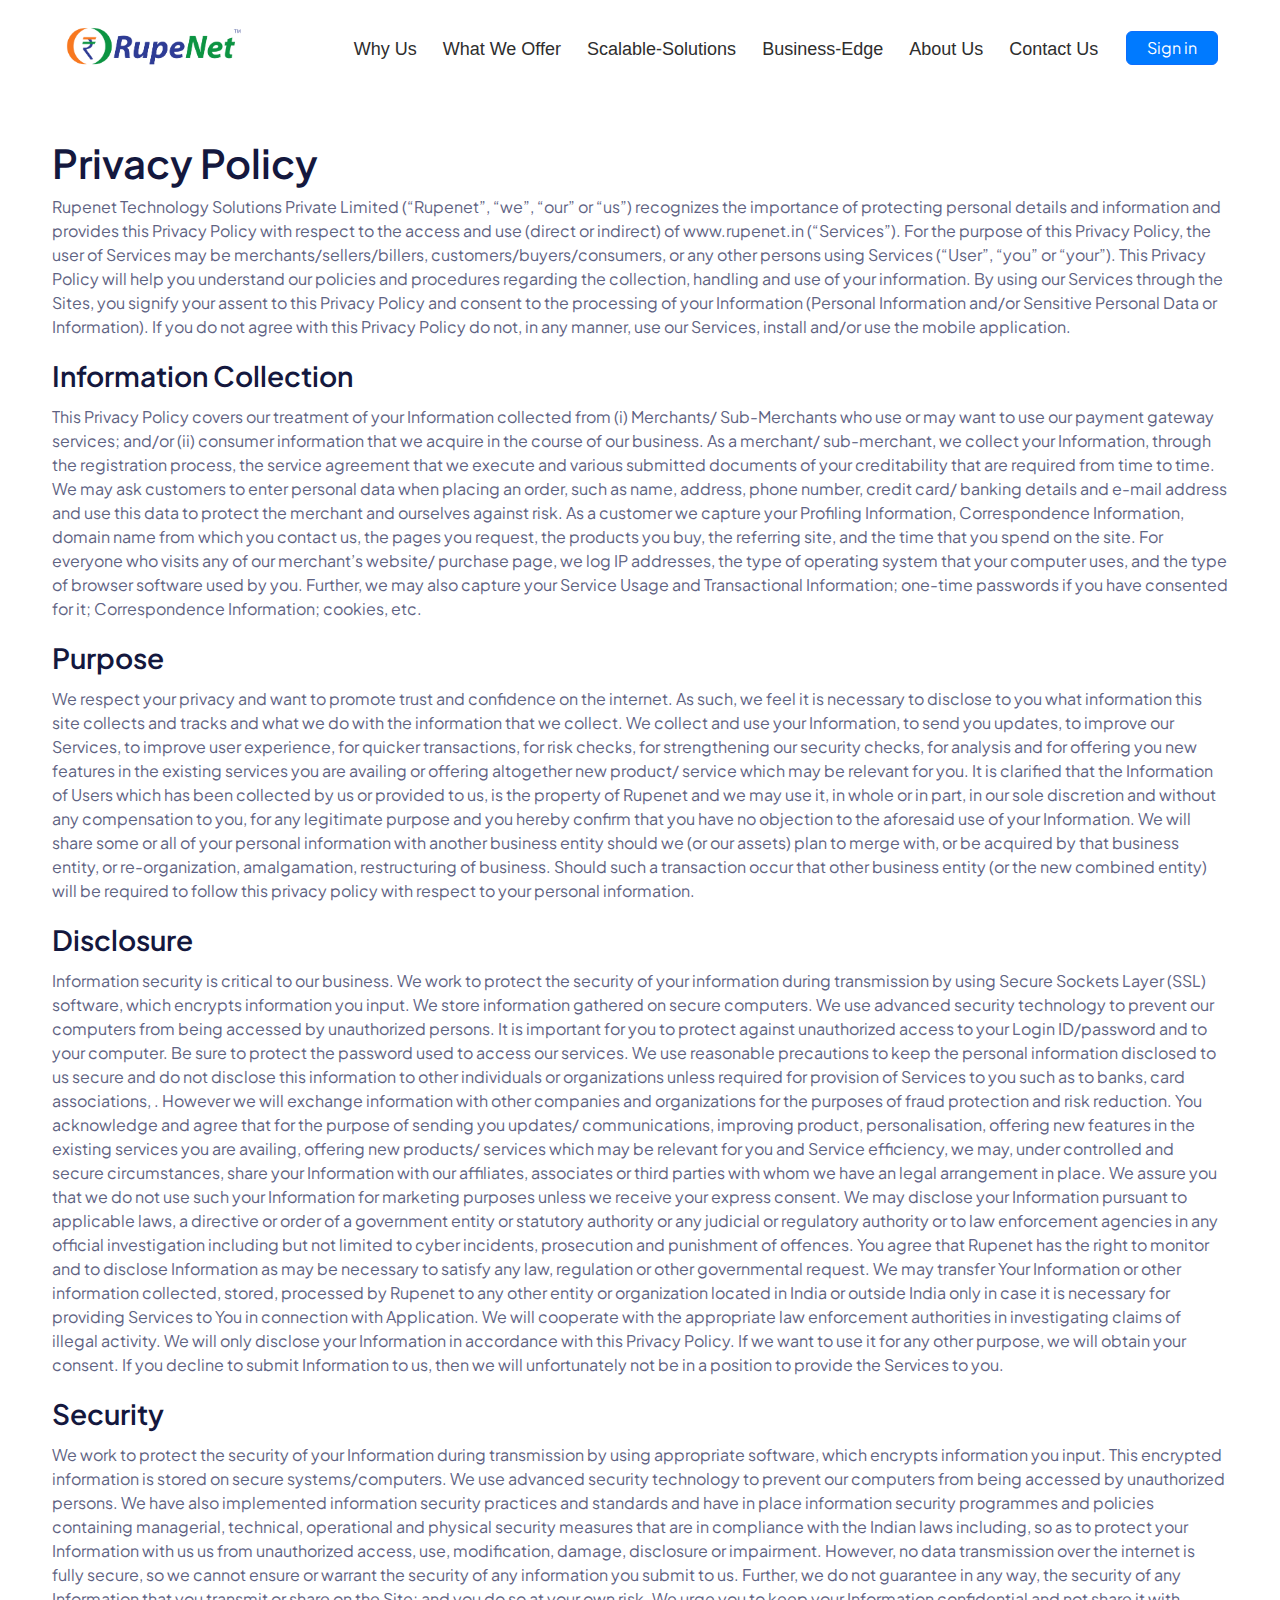
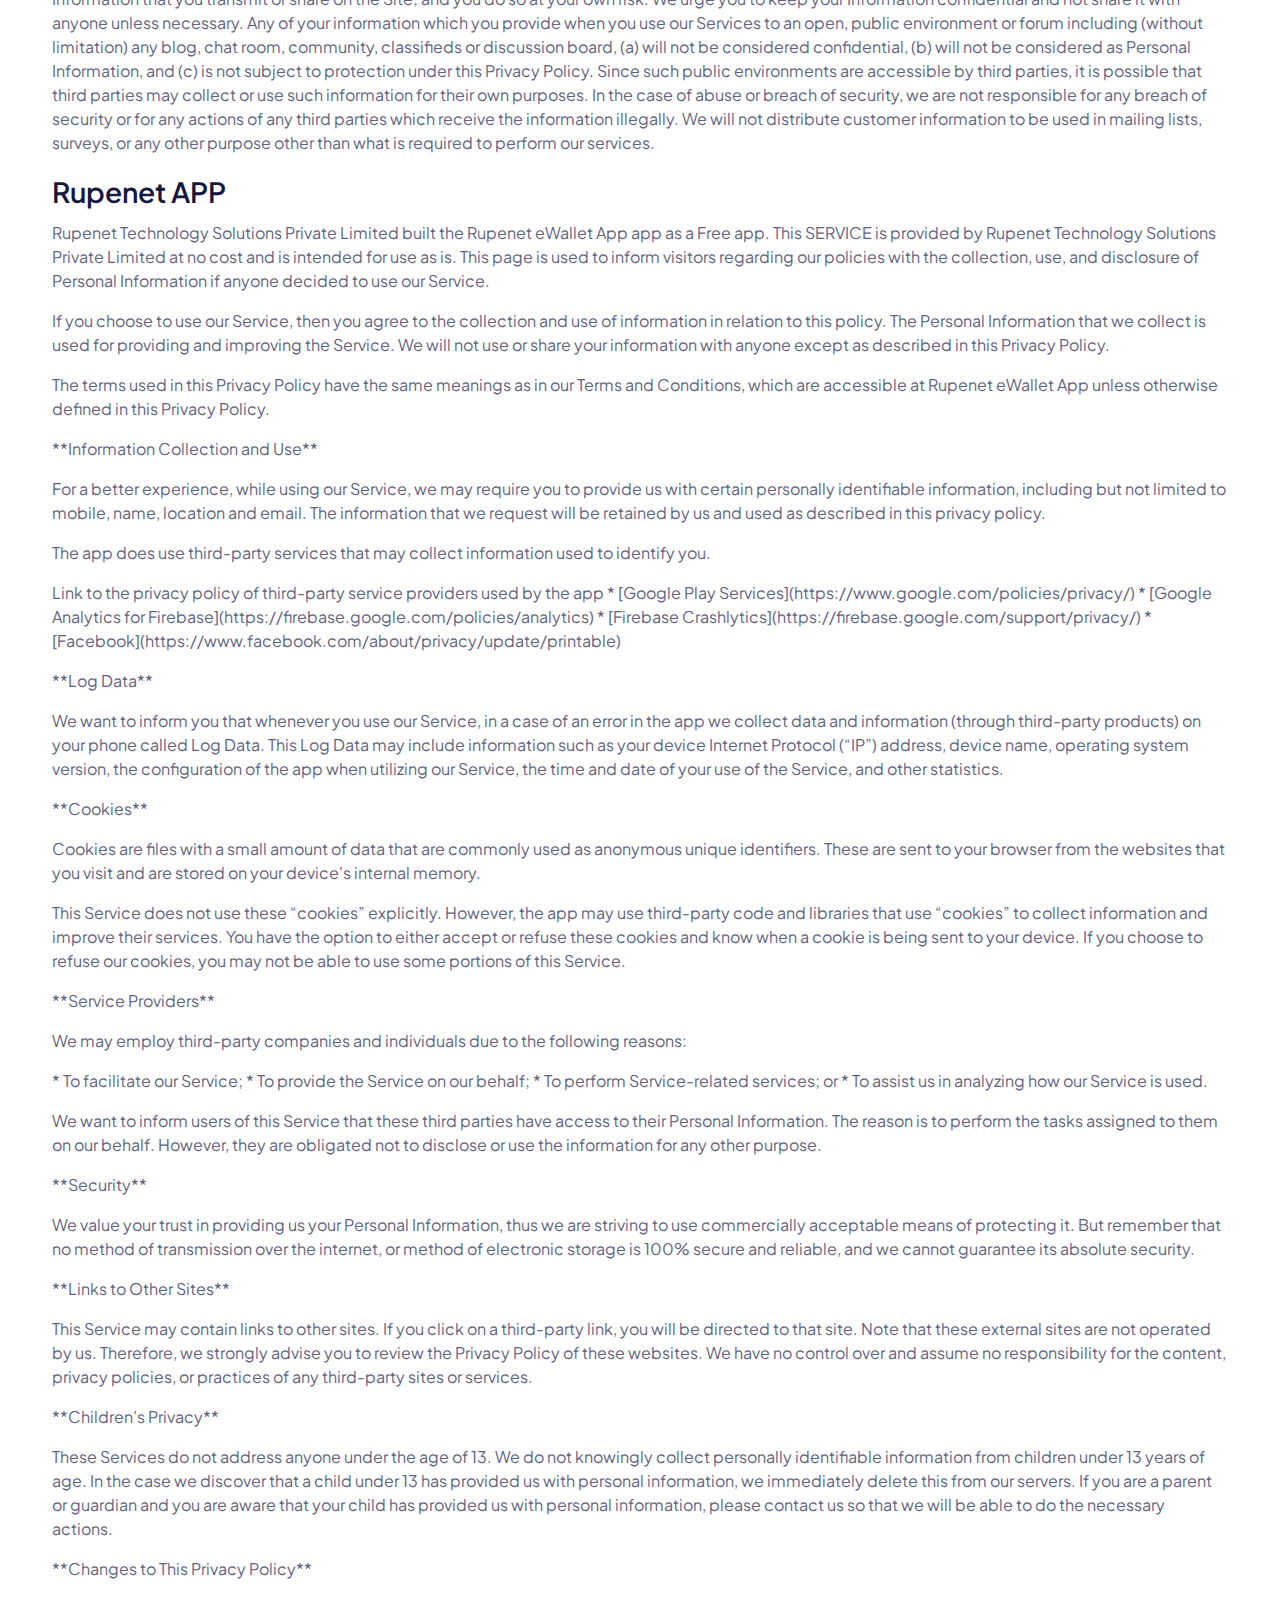
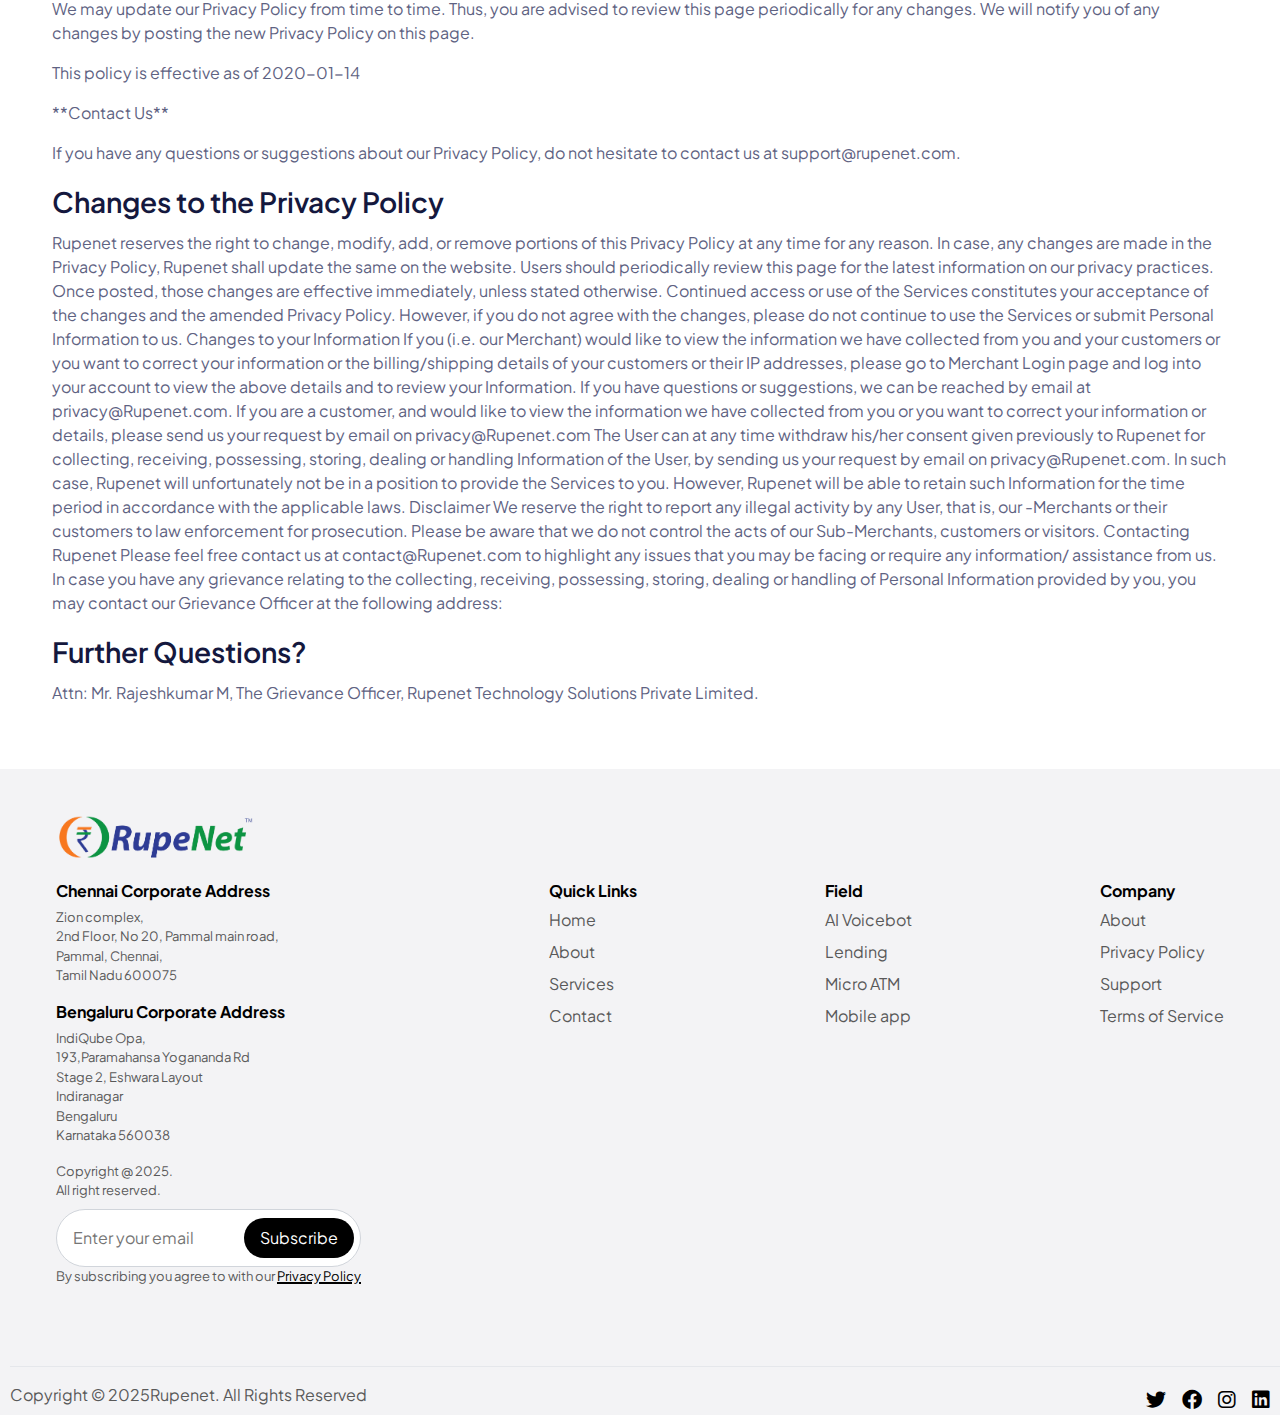
<file: Rupenet/privacypolicy.html>
<!DOCTYPE html>
<html lang="en">

<head>
  <meta charset="UTF-8" />
  <meta name="viewport" content="width=device-width, initial-scale=1.0" />
  <link rel="stylesheet" href="privacypolicy.css" />
  <link rel="stylesheet" href="navbar.css" />
  <link rel="stylesheet" href="footer.css" />
  <link rel="icon" type="image/png" href="Assets/rnet.png">
  <link rel="preconnect" href="https://fonts.googleapis.com">
<link rel="preconnect" href="https://fonts.gstatic.com" crossorigin>
<link href="https://fonts.googleapis.com/css2?family=Plus+Jakarta+Sans:ital,wght@0,200..800;1,200..800&display=swap" rel="stylesheet">
  <title>Rupenet Technology Solutions Pvt Ltd :: Instant Money Transfer :: AEPS :: IMPS Privacy-Policy</title>
  <link href="https://cdn.jsdelivr.net/npm/bootstrap@5.3.0-alpha3/dist/css/bootstrap.min.css" rel="stylesheet" />
  <link rel="stylesheet" href="https://cdnjs.cloudflare.com/ajax/libs/font-awesome/6.0.0-beta3/css/all.min.css" />
</head>

<body>
  <!-- navbar -->
  <nav class="navbar navbar-expand-lg navbar-light">
    <button class="navbar-toggler" type="button" data-bs-toggle="collapse" data-bs-target="#navbarTogglerDemo03"
      aria-controls="navbarTogglerDemo03" aria-expanded="false" aria-label="Toggle navigation">
      <span class="navbar-toggler-icon"></span>
    </button>

    <div id="navlogo" class="navlogo">
      <span>
        <a href="index.html">
          <img id="img_logo" src="Assets/logo.png" alt="RNet Icon" height="50px" class="rnet-icon" />
          </a>
      </span>
    </div>

    <div class="collapse navbar-collapse mx-auto justify-content-center" id="navbarTogglerDemo03">
      <ul class="navbar-nav text-center">
        <li class="nav-item mx-3">
          <a class="nav-link" href="index.html">Why Us</a>
        </li>
        <li class="nav-item dropdown mx-3">
          <a class="nav-link" href="#" id="navbarDropdown" role="button" data-bs-toggle="dropdown"
            aria-expanded="false">
            What We Offer
          </a>
          <ul class="dropdown-menu" aria-labelledby="navbarDropdown">
            <li><a class="dropdown-item" href="index.html">Payment</a></li>
            <li><a class="dropdown-item" href="ftts.html">Lending</a></li>
            <li><a class="dropdown-item" href="finx.html">Gen AI</a></li>
          </ul>
        </li>
        <li class="nav-item dropdown mx-3">
          <a class="nav-link" href="#" id="navbarDropdown" role="button" data-bs-toggle="dropdown"
            aria-expanded="false">
            Scalable-Solutions
          </a>
          <ul class="dropdown-menu" aria-labelledby="navbarDropdown">
            <li><a class="dropdown-item" href="ftts.html">FTTS</a></li>
            <li><a class="dropdown-item" href="finx.html">FINX</a></li>
          </ul>
        </li>
        <li class="nav-item dropdown mx-3">
          <a class="nav-link" href="#" id="navbarDropdown" role="button" data-bs-toggle="dropdown"
            aria-expanded="false">
            Business-Edge
          </a>
          <ul class="dropdown-menu" aria-labelledby="navbarDropdown">
            <li><a class="dropdown-item" href="ftts.html">Banking</a></li>
            <li><a class="dropdown-item" href="finx.html">Insurance</a></li>
            <li><a class="dropdown-item" href="aiml.html">AI/ML</a></li>
          </ul>
        </li>
        <li class="nav-item mx-3">
          <a class="nav-link" href="AboutUs.html">About Us</a>
        </li>
        <li class="nav-item mx-3">
          <a class="nav-link" href="ContactUs.html">Contact Us</a>
        </li>
        <li class="nav-item mx-3">
          <button class="btn btn-primary" type="button" onclick="window.location.href='https://indiapay.rupenet.com';">
            Sign in
          </button>
        </li>
      </ul>
    </div>
  </nav>
  <!-- Privacy Policy Section -->
  <section class="secprivacypolicy">
    <div class="container privacypolicy">
      <h1>Privacy Policy</h1>
      <p>Rupenet Technology Solutions Private Limited (“Rupenet”, “we”, “our” or “us”) recognizes the importance of
        protecting personal details and information and provides this Privacy Policy with respect to the access and use
        (direct or indirect) of www.rupenet.in (“Services”). For the purpose of this Privacy Policy, the user of
        Services may be merchants/sellers/billers, customers/buyers/consumers, or any other persons using Services
        (“User”, “you” or “your”). This Privacy Policy will help you understand our policies and procedures regarding
        the collection, handling and use of your information. By using our Services through the Sites, you signify your
        assent to this Privacy Policy and consent to the processing of your Information (Personal Information and/or
        Sensitive Personal Data or Information). If you do not agree with this Privacy Policy do not, in any manner, use
        our Services, install and/or use the mobile application.</p>
      <h3>Information Collection
      </h3>
      <p>This Privacy Policy covers our treatment of your Information collected from (i) Merchants/ Sub-Merchants who
        use or may want to use our payment gateway services; and/or (ii) consumer information that we acquire in the
        course of our business. As a merchant/ sub-merchant, we collect your Information, through the registration
        process, the service agreement that we execute and various submitted documents of your creditability that are
        required from time to time. We may ask customers to enter personal data when placing an order, such as name,
        address, phone number, credit card/ banking details and e-mail address and use this data to protect the merchant
        and ourselves against risk. As a customer we capture your Profiling Information, Correspondence Information,
        domain name from which you contact us, the pages you request, the products you buy, the referring site, and the
        time that you spend on the site. For everyone who visits any of our merchant’s website/ purchase page, we log IP
        addresses, the type of operating system that your computer uses, and the type of browser software used by you.
        Further, we may also capture your Service Usage and Transactional Information; one-time passwords if you have
        consented for it; Correspondence Information; cookies, etc.</p>
      <h3>Purpose
      </h3>
      <p>We respect your privacy and want to promote trust and confidence on the internet. As such, we feel it is
        necessary to disclose to you what information this site collects and tracks and what we do with the information
        that we collect. We collect and use your Information, to send you updates, to improve our Services, to improve
        user experience, for quicker transactions, for risk checks, for strengthening our security checks, for analysis
        and for offering you new features in the existing services you are availing or offering altogether new product/
        service which may be relevant for you. It is clarified that the Information of Users which has been collected by
        us or provided to us, is the property of Rupenet and we may use it, in whole or in part, in our sole discretion
        and without any compensation to you, for any legitimate purpose and you hereby confirm that you have no
        objection to the aforesaid use of your Information. We will share some or all of your personal information with
        another business entity should we (or our assets) plan to merge with, or be acquired by that business entity, or
        re-organization, amalgamation, restructuring of business. Should such a transaction occur that other business
        entity (or the new combined entity) will be required to follow this privacy policy with respect to your personal
        information.</p>
      <h3>
        Disclosure
      </h3>
      <p>
        Information security is critical to our business. We work to protect the security of your information during
        transmission by using Secure Sockets Layer (SSL) software, which encrypts information you input. We store
        information gathered on secure computers. We use advanced security technology to prevent our computers from
        being accessed by unauthorized persons. It is important for you to protect against unauthorized access to your
        Login ID/password and to your computer. Be sure to protect the password used to access our services. We use
        reasonable precautions to keep the personal information disclosed to us secure and do not disclose this
        information to other individuals or organizations unless required for provision of Services to you such as to
        banks, card associations, . However we will exchange information with other companies and organizations for the
        purposes of fraud protection and risk reduction. You acknowledge and agree that for the purpose of sending you
        updates/ communications, improving product, personalisation, offering new features in the existing services you
        are availing, offering new products/ services which may be relevant for you and Service efficiency, we may,
        under controlled and secure circumstances, share your Information with our affiliates, associates or third
        parties with whom we have an legal arrangement in place. We assure you that we do not use such your Information
        for marketing purposes unless we receive your express consent. We may disclose your Information pursuant to
        applicable laws, a directive or order of a government entity or statutory authority or any judicial or
        regulatory authority or to law enforcement agencies in any official investigation including but not limited to
        cyber incidents, prosecution and punishment of offences. You agree that Rupenet has the right to monitor and to
        disclose Information as may be necessary to satisfy any law, regulation or other governmental request. We may
        transfer Your Information or other information collected, stored, processed by Rupenet to any other entity or
        organization located in India or outside India only in case it is necessary for providing Services to You in
        connection with Application. We will cooperate with the appropriate law enforcement authorities in investigating
        claims of illegal activity. We will only disclose your Information in accordance with this Privacy Policy. If we
        want to use it for any other purpose, we will obtain your consent. If you decline to submit Information to us,
        then we will unfortunately not be in a position to provide the Services to you.
      </p>
      <h3>
        Security
      </h3>
      <p>
        We work to protect the security of your Information during transmission by using appropriate software, which
        encrypts information you input. This encrypted information is stored on secure systems/computers. We use
        advanced security technology to prevent our computers from being accessed by unauthorized persons. We have also
        implemented information security practices and standards and have in place information security programmes and
        policies containing managerial, technical, operational and physical security measures that are in compliance
        with the Indian laws including, so as to protect your Information with us us from unauthorized access, use,
        modification, damage, disclosure or impairment. However, no data transmission over the internet is fully secure,
        so we cannot ensure or warrant the security of any information you submit to us. Further, we do not guarantee in
        any way, the security of any Information that you transmit or share on the Site; and you do so at your own risk.
        We urge you to keep your Information confidential and not share it with anyone unless necessary. Any of your
        information which you provide when you use our Services to an open, public environment or forum including
        (without limitation) any blog, chat room, community, classifieds or discussion board, (a) will not be considered
        confidential, (b) will not be considered as Personal Information, and (c) is not subject to protection under
        this Privacy Policy. Since such public environments are accessible by third parties, it is possible that third
        parties may collect or use such information for their own purposes. In the case of abuse or breach of security,
        we are not responsible for any breach of security or for any actions of any third parties which receive the
        information illegally. We will not distribute customer information to be used in mailing lists, surveys, or any
        other purpose other than what is required to perform our services.
      </p>
      <h3>
        Rupenet APP
      </h3>
      <p>
        Rupenet Technology Solutions Private Limited built the Rupenet eWallet App app as a Free app. This SERVICE is
        provided by Rupenet Technology Solutions Private Limited at no cost and is intended for use as is.
        This page is used to inform visitors regarding our policies with the collection, use, and disclosure of Personal
        Information if anyone decided to use our Service.</p>
      <p>
        If you choose to use our Service, then you agree to the collection and use of information in relation to this
        policy. The Personal Information that we collect is used for providing and improving the Service. We will not
        use or share your information with anyone except as described in this Privacy Policy.</p>
      <p>
        The terms used in this Privacy Policy have the same meanings as in our Terms and Conditions, which are
        accessible at Rupenet eWallet App unless otherwise defined in this Privacy Policy.</p>
      <p>
        **Information Collection and Use**</p>
      <p>
        For a better experience, while using our Service, we may require you to provide us with certain personally
        identifiable information, including but not limited to mobile, name, location and email. The information that we
        request will be retained by us and used as described in this privacy policy.</p>
      <p>
        The app does use third-party services that may collect information used to identify you.</p>
      <p>
        Link to the privacy policy of third-party service providers used by the app * [Google Play
        Services](https://www.google.com/policies/privacy/) * [Google Analytics for
        Firebase](https://firebase.google.com/policies/analytics) * [Firebase
        Crashlytics](https://firebase.google.com/support/privacy/) *
        [Facebook](https://www.facebook.com/about/privacy/update/printable)</p>
      <p>
        **Log Data**</p>
      <p>
        We want to inform you that whenever you use our Service, in a case of an error in the app we collect data and
        information (through third-party products) on your phone called Log Data. This Log Data may include information
        such as your device Internet Protocol (“IP”) address, device name, operating system version, the configuration
        of the app when utilizing our Service, the time and date of your use of the Service, and other statistics.</p>
      <p>
        **Cookies**</p>
      <p>
        Cookies are files with a small amount of data that are commonly used as anonymous unique identifiers. These are
        sent to your browser from the websites that you visit and are stored on your device's internal memory.</p>
      <p>
        This Service does not use these “cookies” explicitly. However, the app may use third-party code and libraries
        that use “cookies” to collect information and improve their services. You have the option to either accept or
        refuse these cookies and know when a cookie is being sent to your device. If you choose to refuse our cookies,
        you may not be able to use some portions of this Service.</p>
      <p>
        **Service Providers**</p>
      <p>
        We may employ third-party companies and individuals due to the following reasons:</p>
      <p>
        * To facilitate our Service; * To provide the Service on our behalf; * To perform Service-related services; or *
        To assist us in analyzing how our Service is used.</p>
      <p>
        We want to inform users of this Service that these third parties have access to their Personal Information. The
        reason is to perform the tasks assigned to them on our behalf. However, they are obligated not to disclose or
        use the information for any other purpose.</p>
      <p>
        **Security**</p>
      <p>
        We value your trust in providing us your Personal Information, thus we are striving to use commercially
        acceptable means of protecting it. But remember that no method of transmission over the internet, or method of
        electronic storage is 100% secure and reliable, and we cannot guarantee its absolute security.</p>
      <p>
        **Links to Other Sites**</p>
      <p>
        This Service may contain links to other sites. If you click on a third-party link, you will be directed to that
        site. Note that these external sites are not operated by us. Therefore, we strongly advise you to review the
        Privacy Policy of these websites. We have no control over and assume no responsibility for the content, privacy
        policies, or practices of any third-party sites or services.</p>
      <p>
        **Children’s Privacy**</p>
      <p>
        These Services do not address anyone under the age of 13. We do not knowingly collect personally identifiable
        information from children under 13 years of age. In the case we discover that a child under 13 has provided us
        with personal information, we immediately delete this from our servers. If you are a parent or guardian and you
        are aware that your child has provided us with personal information, please contact us so that we will be able
        to do the necessary actions.</p>
      <p>
        **Changes to This Privacy Policy**</p>
      <p>
        We may update our Privacy Policy from time to time. Thus, you are advised to review this page periodically for
        any changes. We will notify you of any changes by posting the new Privacy Policy on this page.</p>
      <p>
        This policy is effective as of 2020-01-14</p>
      <p>
        **Contact Us**</p>
      <p>
        If you have any questions or suggestions about our Privacy Policy, do not hesitate to contact us at
        support@rupenet.com.</p>
      <h3>Changes to the Privacy Policy
      </h3>
      <p>
        Rupenet reserves the right to change, modify, add, or remove portions of this Privacy Policy at any time for any
        reason. In case, any changes are made in the Privacy Policy, Rupenet shall update the same on the website. Users
        should periodically review this page for the latest information on our privacy practices. Once posted, those
        changes are effective immediately, unless stated otherwise. Continued access or use of the Services constitutes
        your acceptance of the changes and the amended Privacy Policy. However, if you do not agree with the changes,
        please do not continue to use the Services or submit Personal Information to us. Changes to your Information If
        you (i.e. our Merchant) would like to view the information we have collected from you and your customers or you
        want to correct your information or the billing/shipping details of your customers or their IP addresses, please
        go to Merchant Login page and log into your account to view the above details and to review your Information. If
        you have questions or suggestions, we can be reached by email at privacy@Rupenet.com. If you are a customer, and
        would like to view the information we have collected from you or you want to correct your information or
        details, please send us your request by email on privacy@Rupenet.com The User can at any time withdraw his/her
        consent given previously to Rupenet for collecting, receiving, possessing, storing, dealing or handling
        Information of the User, by sending us your request by email on privacy@Rupenet.com. In such case, Rupenet will
        unfortunately not be in a position to provide the Services to you. However, Rupenet will be able to retain such
        Information for the time period in accordance with the applicable laws. Disclaimer We reserve the right to
        report any illegal activity by any User, that is, our -Merchants or their customers to law enforcement for
        prosecution. Please be aware that we do not control the acts of our Sub-Merchants, customers or visitors.
        Contacting Rupenet Please feel free contact us at contact@Rupenet.com to highlight any issues that you may be
        facing or require any information/ assistance from us. In case you have any grievance relating to the
        collecting, receiving, possessing, storing, dealing or handling of Personal Information provided by you, you may
        contact our Grievance Officer at the following address:
      </p>
      <h3>Further Questions?
      </h3>
      <p>
        Attn: Mr. Rajeshkumar M, The Grievance Officer, Rupenet Technology Solutions Private Limited.
      </p>
    </div>
  </section>
  <!-- footer -->
  <footer class="footer">
    <div class="container-footer">
      <img src="Assets/logo.png" alt="RupeNet logo" class="logo" />
    </div>
    <div class="container-footer">
      <div class="footer-section">
        <h3 class="title">Chennai Corporate Address</h3>
        <p>Zion complex,<br>
          2nd Floor, No 20, Pammal main road,<br>
          Pammal, Chennai,</br>
          Tamil Nadu 600075<br>
        </p>        <h3 class="title">Bengaluru Corporate Address</h3>
        <p>IndiQube Opa,<br>193,Paramahansa Yogananda Rd<br>
          Stage 2, Eshwara Layout<br> Indiranagar<br>
          Bengaluru<br>
          Karnataka
          560038</p>
        <p class="text">Copyright @ 2025.<br />All right reserved.</p>
        <div class="footer-section">
          <form class="subscribe-form">
            <input type="email" placeholder="Enter your email" class="input-email" />

            <button type="submit" class="subscribe-button">Subscribe</button>
          </form>
          <p class="text">
            By subscribing you agree to with our
            <a href="privacypolicy.html" class="privacy-policy">Privacy Policy</a>
          </p>
        </div>
      </div>

      <div class="footer-section">
        <h3 class="title">Quick Links</h3>
        <ul class="links">
          <li><a href="index.html">Home</a></li>
          <li><a href="AboutUs.html">About</a></li>
          <li><a href="ftts.html">Services</a></li>
          <li><a href="ContactUs.html">Contact</a></li>
        </ul>
      </div>
      <div class="footer-section">
        <h3 class="title">Field</h3>
        <ul class="links">
          <li><a href="finx.html">AI Voicebot</a></li>
          <li><a href="ftts.html">Lending</a></li>
          <li><a href="index.html">Micro ATM</a></li>
          <li><a href="#">Mobile app</a></li>
        </ul>
      </div>
      <div class="footer-section">
        <h3 class="title">Company</h3>
        <ul class="links">
          <li><a href="AboutUs.html">About</a></li>
          <li><a href="privacypolicy.html">Privacy Policy</a></li>
          <li><a href="mailto:sales@rupenet.com">Support</a></li>
          <li><a href="termsofservices.html">Terms of Service</a></li>
        </ul>
      </div>
    </div>
    <div class="footer-bottom">
      <p class="text">Copyright © 2025Rupenet. All Rights Reserved</p>
      <div class="social-icons">
        <a href="https://x.com/rupenet" class="social-icon"><i class="fab fa-twitter"></i></a>
        <a href="https://www.facebook.com/rupenet.paymentbox" class="social-icon"><i class="fab fa-facebook"></i></a>
        <a href="https://x.com/rupenet" class="social-icon"><i class="fab fa-instagram"></i></a>
        <a href="https://www.linkedin.com/in/rupenet-technology" class="social-icon"><i class="fab fa-linkedin"></i></a>
      </div>
    </div>
  </footer>
  <script src="https://cdn.jsdelivr.net/npm/bootstrap@5.3.0-alpha3/dist/js/bootstrap.bundle.min.js"></script>
</body>

</html>
</file>
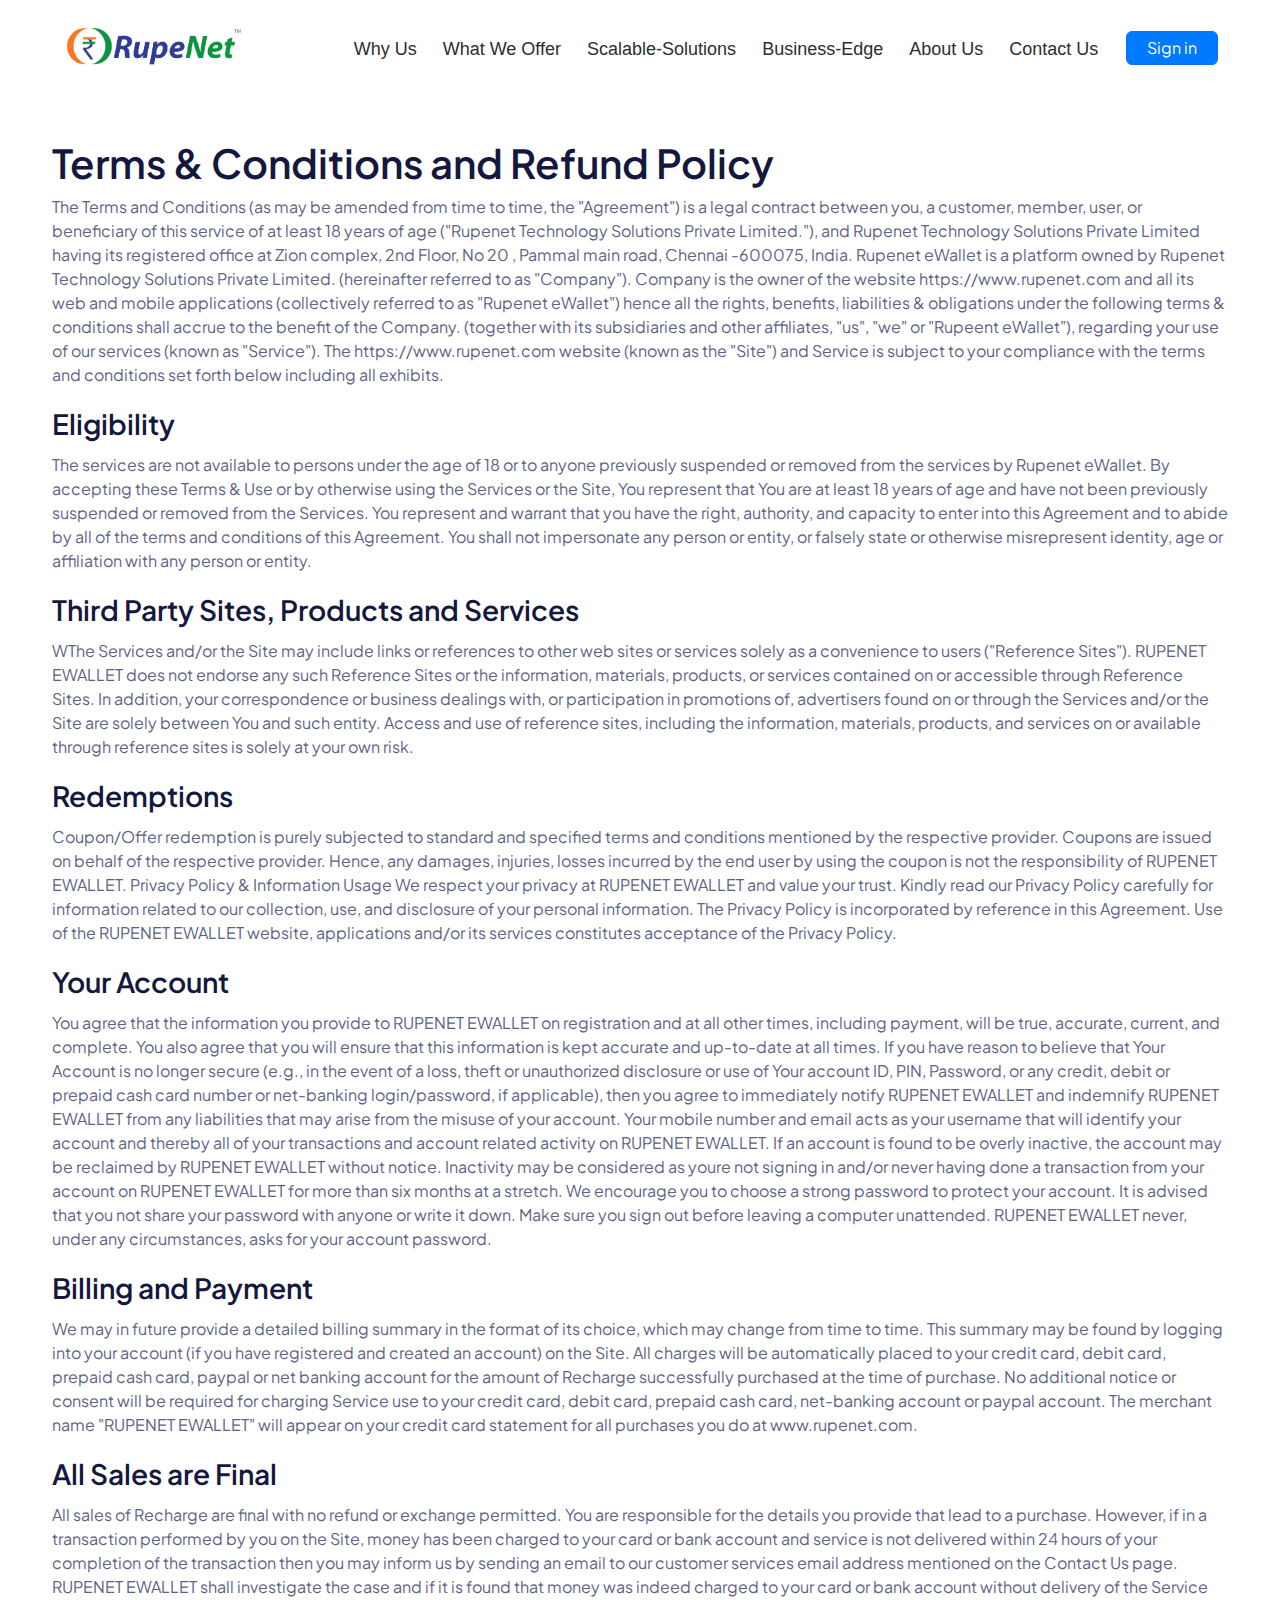
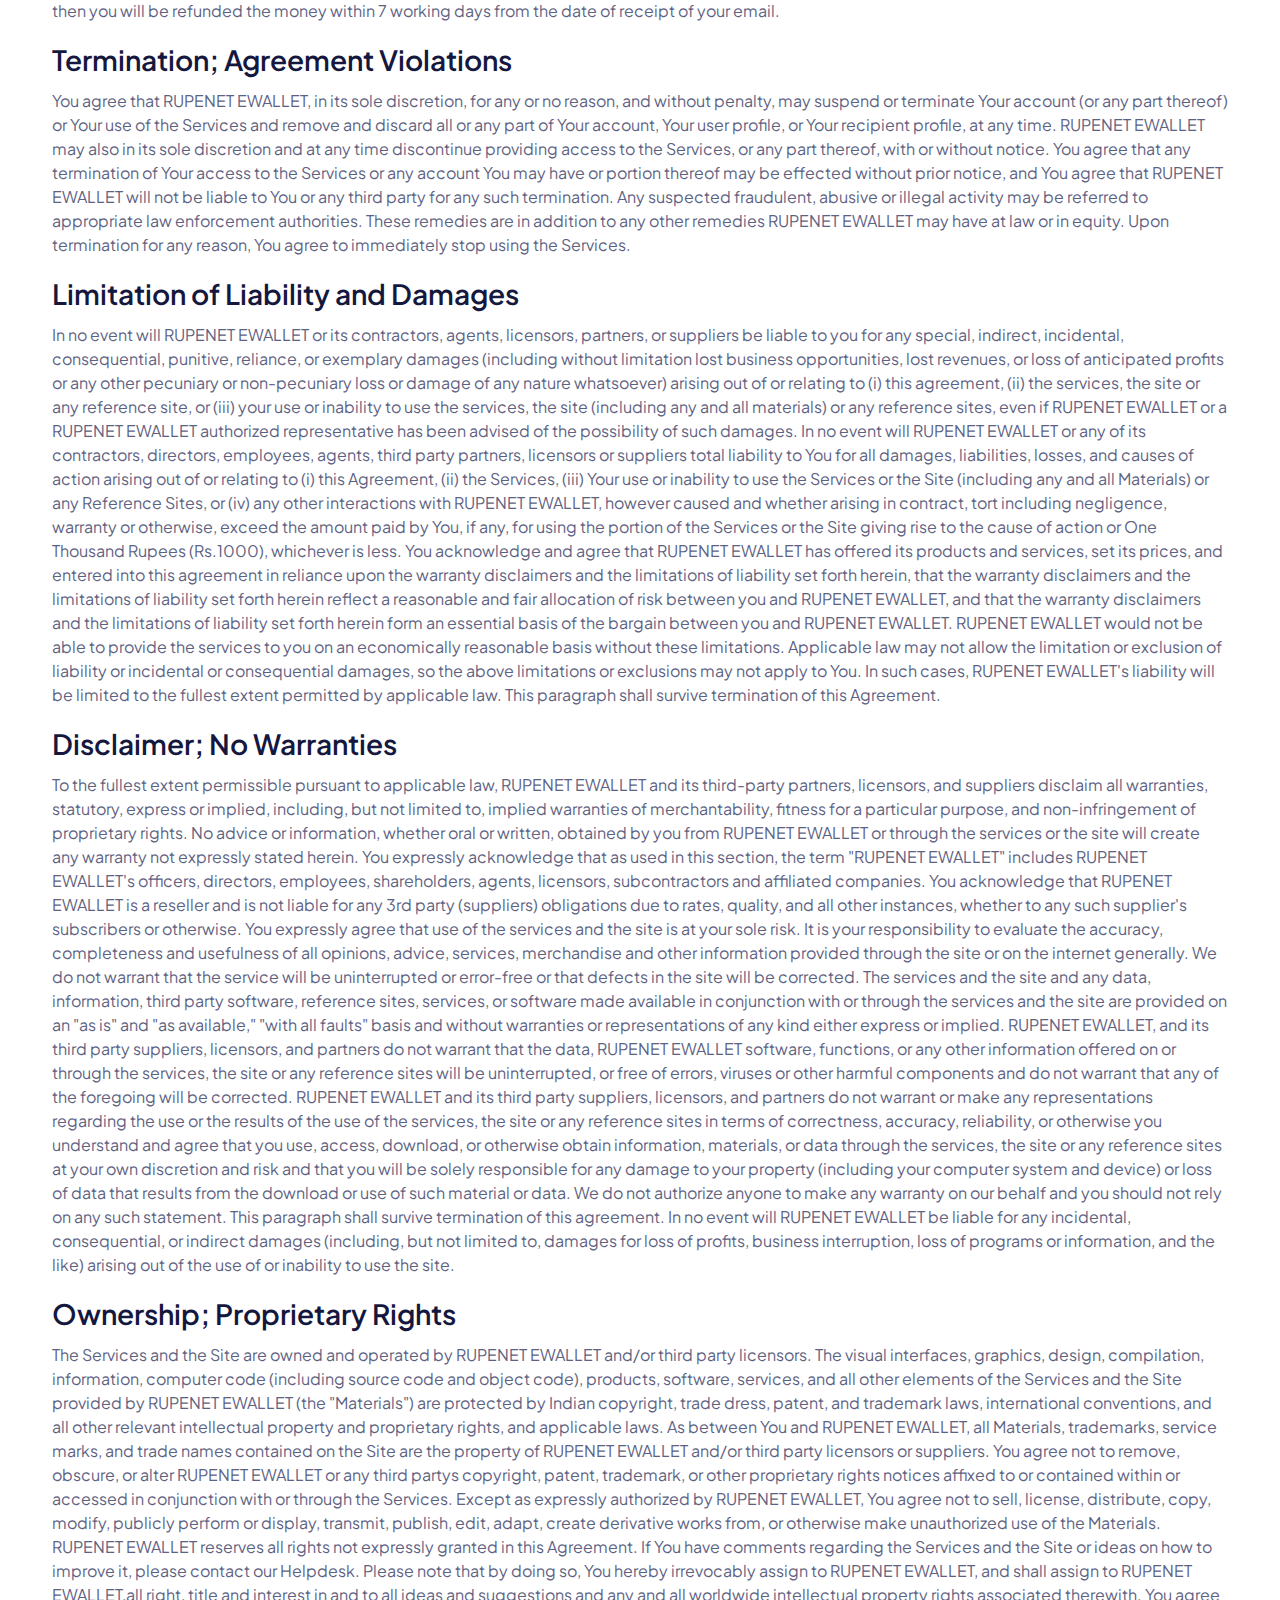
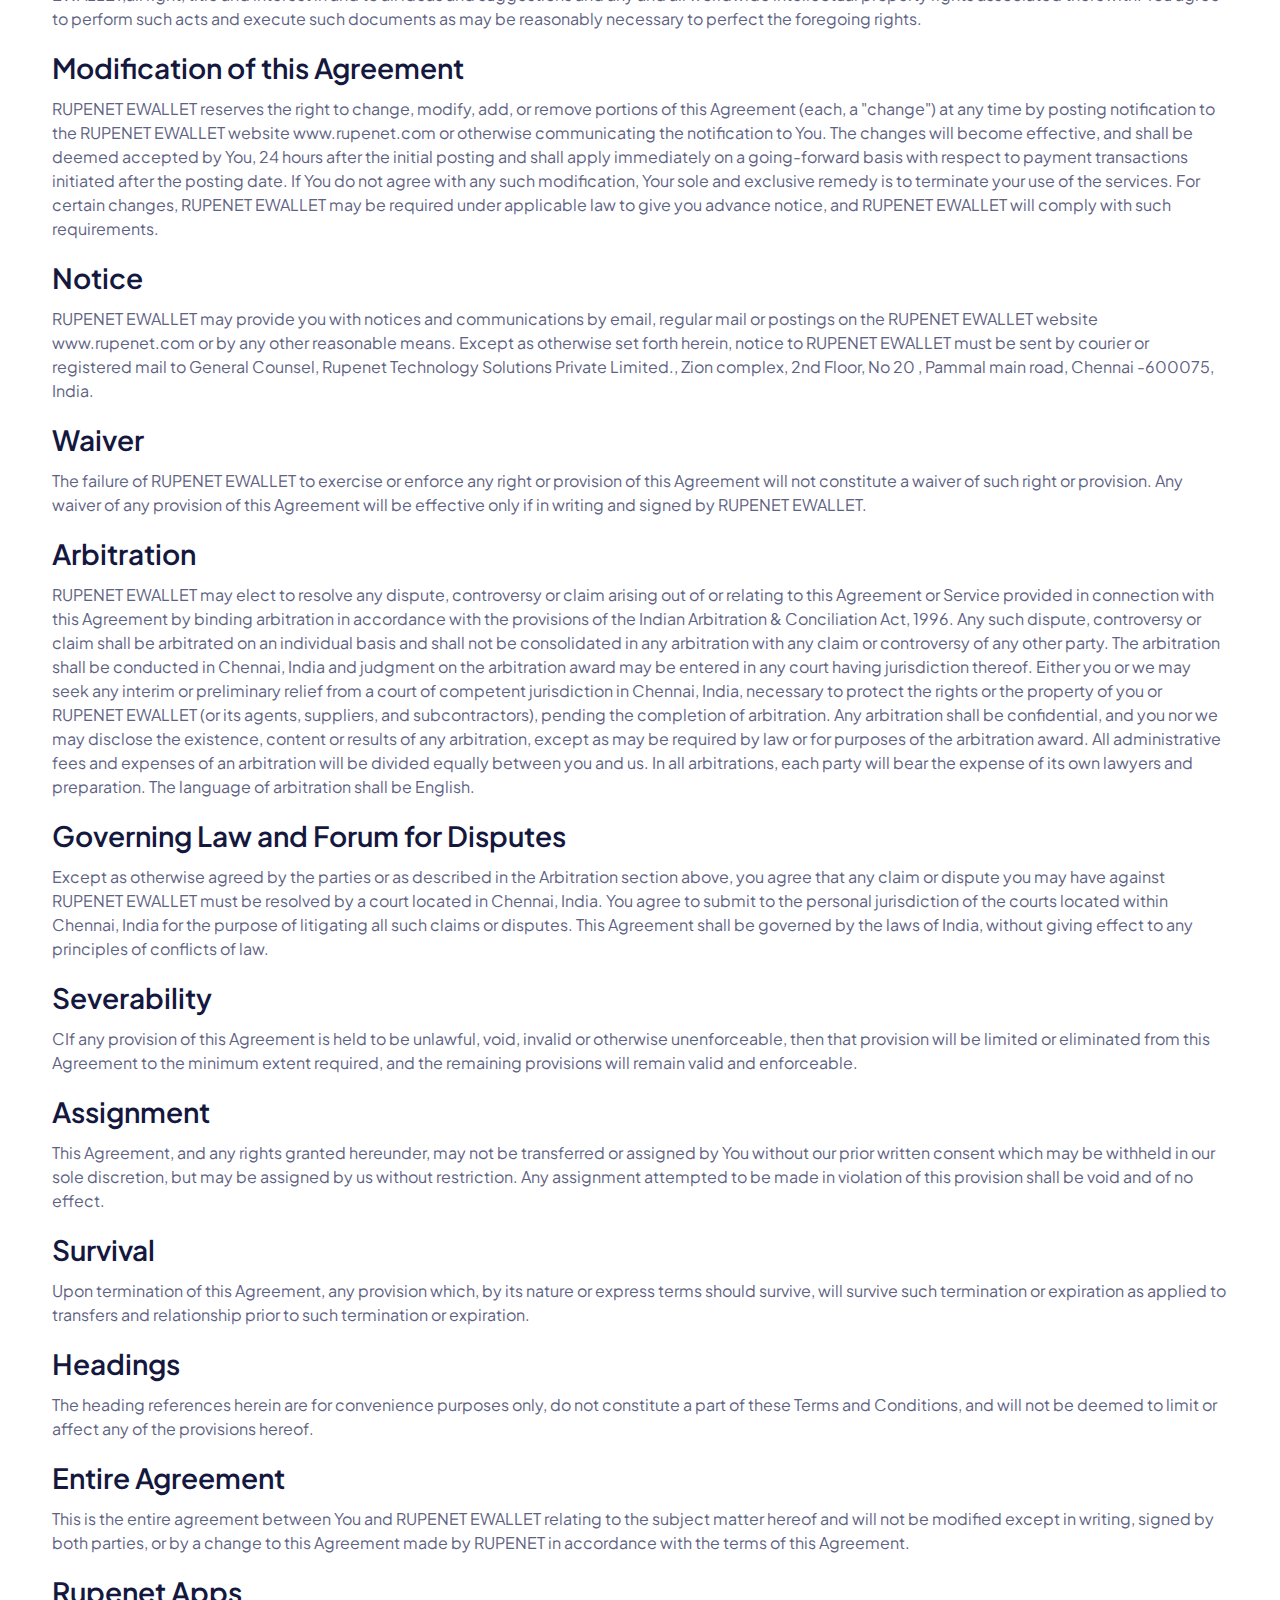
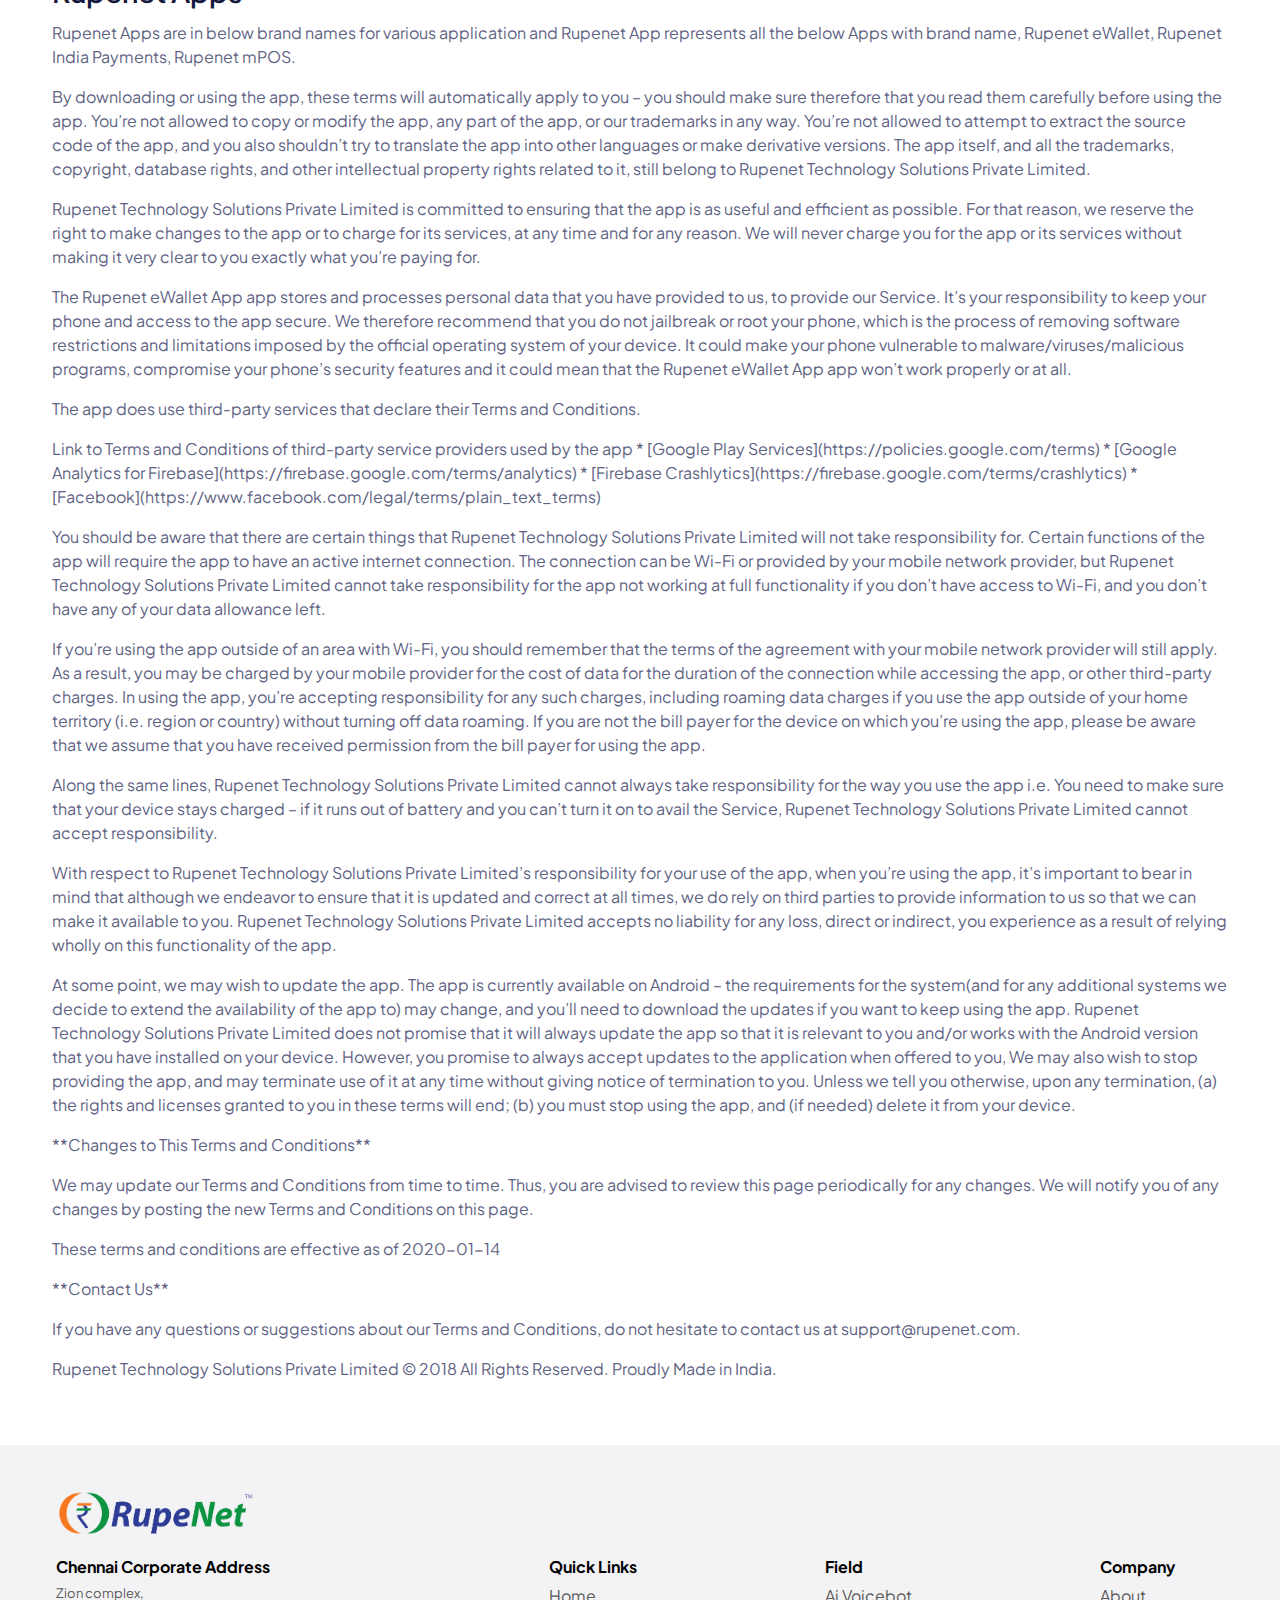
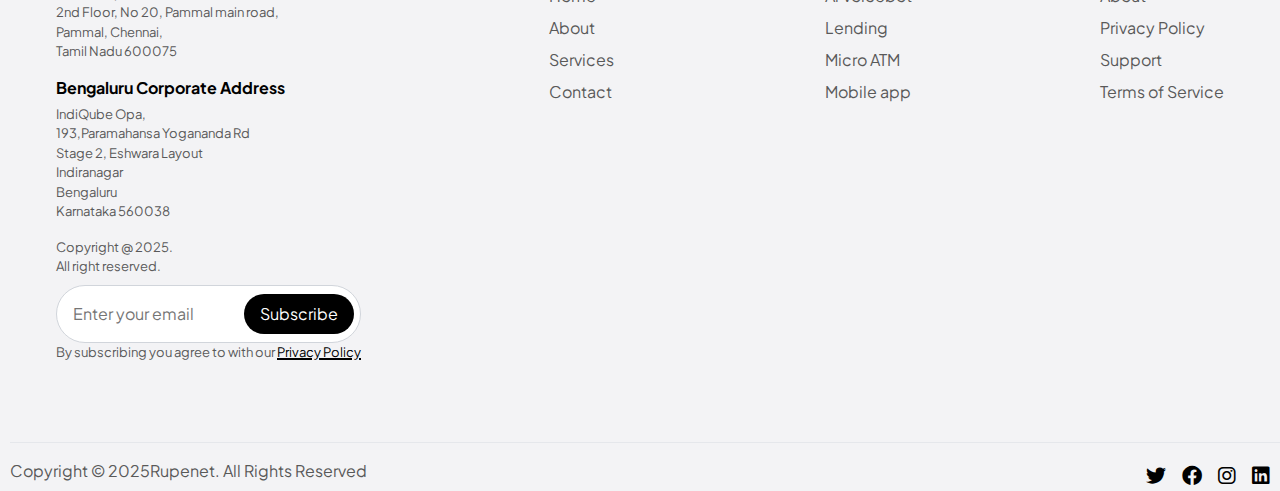
<file: Rupenet/termsofservices.html>
<!DOCTYPE html>
<html lang="en">

<head>
  <meta charset="UTF-8" />
  <meta name="viewport" content="width=device-width, initial-scale=1.0" />
  <link rel="stylesheet" href="termsofservices.css" />
  <link rel="stylesheet" href="navbar.css" />
  <link rel="stylesheet" href="footer.css" />
  <link rel="icon" type="image/png" href="Assets/rnet.png">
  <link rel="preconnect" href="https://fonts.googleapis.com">
<link rel="preconnect" href="https://fonts.gstatic.com" crossorigin>
<link href="https://fonts.googleapis.com/css2?family=Plus+Jakarta+Sans:ital,wght@0,200..800;1,200..800&display=swap" rel="stylesheet">
  <title>Rupenet Technology Solutions Pvt Ltd :: Instant Money Transfer :: AEPS :: IMPS Terms Of Services</title>
  <link href="https://cdn.jsdelivr.net/npm/bootstrap@5.3.0-alpha3/dist/css/bootstrap.min.css" rel="stylesheet" />
  <link rel="stylesheet" href="https://cdnjs.cloudflare.com/ajax/libs/font-awesome/6.0.0-beta3/css/all.min.css" />
</head>

<body>
  <!-- navbar -->
  <nav class="navbar navbar-expand-lg navbar-light">
    <button class="navbar-toggler" type="button" data-bs-toggle="collapse" data-bs-target="#navbarTogglerDemo03"
      aria-controls="navbarTogglerDemo03" aria-expanded="false" aria-label="Toggle navigation">
      <span class="navbar-toggler-icon"></span>
    </button>

    <div id="navlogo" class="navlogo">
      <span>
        <a href="index.html">
          <img id="img_logo" src="Assets/logo.png" alt="RNet Icon" height="50px" class="rnet-icon" />
          </a>
      </span>
    </div>

    <div class="collapse navbar-collapse mx-auto justify-content-center" id="navbarTogglerDemo03">
      <ul class="navbar-nav text-center">
        <li class="nav-item mx-3">
          <a class="nav-link" href="index.html">Why Us</a>
        </li>
        <li class="nav-item dropdown mx-3">
          <a class="nav-link" href="#" id="navbarDropdown" role="button" data-bs-toggle="dropdown"
            aria-expanded="false">
            What We Offer
          </a>
          <ul class="dropdown-menu" aria-labelledby="navbarDropdown">
            <li><a class="dropdown-item" href="index.html">Payment</a></li>
            <li><a class="dropdown-item" href="ftts.html">Lending</a></li>
            <li><a class="dropdown-item" href="finx.html">Gen AI</a></li>
          </ul>
        </li>
        <li class="nav-item dropdown mx-3">
          <a class="nav-link" href="#" id="navbarDropdown" role="button" data-bs-toggle="dropdown"
            aria-expanded="false">
            Scalable-Solutions
          </a>
          <ul class="dropdown-menu" aria-labelledby="navbarDropdown">
            <li><a class="dropdown-item" href="ftts.html">FTTS</a></li>
            <li><a class="dropdown-item" href="finx.html">FINX</a></li>
          </ul>
        </li>
        <li class="nav-item dropdown mx-3">
          <a class="nav-link" href="#" id="navbarDropdown" role="button" data-bs-toggle="dropdown"
            aria-expanded="false">
            Business-Edge
          </a>
          <ul class="dropdown-menu" aria-labelledby="navbarDropdown">
            <li><a class="dropdown-item" href="ftts.html">Banking</a></li>
            <li><a class="dropdown-item" href="finx.html">Insurance</a></li>
            <li><a class="dropdown-item" href="aiml.html">AI/ML</a></li>
          </ul>
        </li>
        <li class="nav-item mx-3">
          <a class="nav-link" href="AboutUs.html">About Us</a>
        </li>
        <li class="nav-item mx-3">
          <a class="nav-link" href="ContactUs.html">Contact Us</a>
        </li>
        <li class="nav-item mx-3">
          <button class="btn btn-primary" type="button" onclick="window.location.href='https://indiapay.rupenet.com';">
            Sign in
          </button>
        </li>
      </ul>
    </div>
  </nav>
  <!-- TermsOfServices Section -->
  <section class="secterms">
    <div class="container terms">
      <h1>Terms & Conditions and Refund Policy</h1>
      <p>The Terms and Conditions (as may be amended from time to time, the "Agreement") is a legal contract between
        you, a customer, member, user, or beneficiary of this service of at least 18 years of age ("Rupenet Technology
        Solutions Private Limited."), and Rupenet Technology Solutions Private Limited having its registered office at
        Zion complex, 2nd Floor, No 20 , Pammal main road, Chennai -600075, India. Rupenet eWallet is a platform owned
        by Rupenet Technology Solutions Private Limited. (hereinafter referred to as "Company"). Company is the owner of
        the website https://www.rupenet.com and all its web and mobile applications (collectively referred to as
        "Rupenet eWallet") hence all the rights, benefits, liabilities & obligations under the following terms &
        conditions shall accrue to the benefit of the Company. (together with its subsidiaries and other affiliates,
        "us", "we" or "Rupeent eWallet"), regarding your use of our services (known as "Service"). The
        https://www.rupenet.com website (known as the "Site") and Service is subject to your compliance with the terms
        and conditions set forth below including all exhibits.</p>
      <h3>
        Eligibility
      </h3>
      <p>
        The services are not available to persons under the age of 18 or to anyone previously suspended or removed from
        the services by Rupenet eWallet. By accepting these Terms & Use or by otherwise using the Services or the Site,
        You represent that You are at least 18 years of age and have not been previously suspended or removed from the
        Services. You represent and warrant that you have the right, authority, and capacity to enter into this
        Agreement and to abide by all of the terms and conditions of this Agreement. You shall not impersonate any
        person or entity, or falsely state or otherwise misrepresent identity, age or affiliation with any person or
        entity.
      </p>
      <h3>Third Party Sites, Products and Services
      </h3>
      <p>WThe Services and/or the Site may include links or references to other web sites or services solely as a
        convenience to users ("Reference Sites"). RUPENET EWALLET does not endorse any such Reference Sites or the
        information, materials, products, or services contained on or accessible through Reference Sites. In addition,
        your correspondence or business dealings with, or participation in promotions of, advertisers found on or
        through the Services and/or the Site are solely between You and such entity. Access and use of reference sites,
        including the information, materials, products, and services on or available through reference sites is solely
        at your own risk.</p>
      <h3>Redemptions</h3>
      <p>Coupon/Offer redemption is purely subjected to standard and specified terms and conditions mentioned by the
        respective provider. Coupons are issued on behalf of the respective provider. Hence, any damages, injuries,
        losses incurred by the end user by using the coupon is not the responsibility of RUPENET EWALLET. Privacy Policy
        & Information Usage We respect your privacy at RUPENET EWALLET and value your trust. Kindly read our Privacy
        Policy carefully for information related to our collection, use, and disclosure of your personal information.
        The Privacy Policy is incorporated by reference in this Agreement. Use of the RUPENET EWALLET website,
        applications and/or its services constitutes acceptance of the Privacy Policy.</p>
      <h3>Your Account
      </h3>
      <p>You agree that the information you provide to RUPENET EWALLET on registration and at all other times, including
        payment, will be true, accurate, current, and complete. You also agree that you will ensure that this
        information is kept accurate and up-to-date at all times. If you have reason to believe that Your Account is no
        longer secure (e.g., in the event of a loss, theft or unauthorized disclosure or use of Your account ID, PIN,
        Password, or any credit, debit or prepaid cash card number or net-banking login/password, if applicable), then
        you agree to immediately notify RUPENET EWALLET and indemnify RUPENET EWALLET from any liabilities that may
        arise from the misuse of your account. Your mobile number and email acts as your username that will identify
        your account and thereby all of your transactions and account related activity on RUPENET EWALLET. If an account
        is found to be overly inactive, the account may be reclaimed by RUPENET EWALLET without notice. Inactivity may
        be considered as youre not signing in and/or never having done a transaction from your account on RUPENET
        EWALLET for more than six months at a stretch. We encourage you to choose a strong password to protect your
        account. It is advised that you not share your password with anyone or write it down. Make sure you sign out
        before leaving a computer unattended. RUPENET EWALLET never, under any circumstances, asks for your account
        password.</p>
      <h3>Billing and Payment
      </h3>
      <p>We may in future provide a detailed billing summary in the format of its choice, which may change from time to
        time. This summary may be found by logging into your account (if you have registered and created an account) on
        the Site. All charges will be automatically placed to your credit card, debit card, prepaid cash card, paypal or
        net banking account for the amount of Recharge successfully purchased at the time of purchase. No additional
        notice or consent will be required for charging Service use to your credit card, debit card, prepaid cash card,
        net-banking account or paypal account. The merchant name "RUPENET EWALLET" will appear on your credit card
        statement for all purchases you do at www.rupenet.com.</p>
      <h3>All Sales are Final
      </h3>
      <p>All sales of Recharge are final with no refund or exchange permitted. You are responsible for the details you
        provide that lead to a purchase. However, if in a transaction performed by you on the Site, money has been
        charged to your card or bank account and service is not delivered within 24 hours of your completion of the
        transaction then you may inform us by sending an email to our customer services email address mentioned on the
        Contact Us page. RUPENET EWALLET shall investigate the case and if it is found that money was indeed charged to
        your card or bank account without delivery of the Service then you will be refunded the money within 7 working
        days from the date of receipt of your email.</p>
      <h3>Termination; Agreement Violations
      </h3>
      <p>You agree that RUPENET EWALLET, in its sole discretion, for any or no reason, and without penalty, may suspend
        or terminate Your account (or any part thereof) or Your use of the Services and remove and discard all or any
        part of Your account, Your user profile, or Your recipient profile, at any time. RUPENET EWALLET may also in its
        sole discretion and at any time discontinue providing access to the Services, or any part thereof, with or
        without notice. You agree that any termination of Your access to the Services or any account You may have or
        portion thereof may be effected without prior notice, and You agree that RUPENET EWALLET will not be liable to
        You or any third party for any such termination. Any suspected fraudulent, abusive or illegal activity may be
        referred to appropriate law enforcement authorities. These remedies are in addition to any other remedies
        RUPENET EWALLET may have at law or in equity. Upon termination for any reason, You agree to immediately stop
        using the Services.</p>
      <h3>Limitation of Liability and Damages
      </h3>
      <p>In no event will RUPENET EWALLET or its contractors, agents, licensors, partners, or suppliers be liable to you
        for any special, indirect, incidental, consequential, punitive, reliance, or exemplary damages (including
        without limitation lost business opportunities, lost revenues, or loss of anticipated profits or any other
        pecuniary or non-pecuniary loss or damage of any nature whatsoever) arising out of or relating to (i) this
        agreement, (ii) the services, the site or any reference site, or (iii) your use or inability to use the
        services, the site (including any and all materials) or any reference sites, even if RUPENET EWALLET or a
        RUPENET EWALLET authorized representative has been advised of the possibility of such damages. In no event will
        RUPENET EWALLET or any of its contractors, directors, employees, agents, third party partners, licensors or
        suppliers total liability to You for all damages, liabilities, losses, and causes of action arising out of or
        relating to (i) this Agreement, (ii) the Services, (iii) Your use or inability to use the Services or the Site
        (including any and all Materials) or any Reference Sites, or (iv) any other interactions with RUPENET EWALLET,
        however caused and whether arising in contract, tort including negligence, warranty or otherwise, exceed the
        amount paid by You, if any, for using the portion of the Services or the Site giving rise to the cause of action
        or One Thousand Rupees (Rs.1000), whichever is less. You acknowledge and agree that RUPENET EWALLET has offered
        its products and services, set its prices, and entered into this agreement in reliance upon the warranty
        disclaimers and the limitations of liability set forth herein, that the warranty disclaimers and the limitations
        of liability set forth herein reflect a reasonable and fair allocation of risk between you and RUPENET EWALLET,
        and that the warranty disclaimers and the limitations of liability set forth herein form an essential basis of
        the bargain between you and RUPENET EWALLET. RUPENET EWALLET would not be able to provide the services to you on
        an economically reasonable basis without these limitations. Applicable law may not allow the limitation or
        exclusion of liability or incidental or consequential damages, so the above limitations or exclusions may not
        apply to You. In such cases, RUPENET EWALLET's liability will be limited to the fullest extent permitted by
        applicable law. This paragraph shall survive termination of this Agreement.</p>
      <h3>Disclaimer; No Warranties
      </h3>
      <p>To the fullest extent permissible pursuant to applicable law, RUPENET EWALLET and its third-party partners,
        licensors, and suppliers disclaim all warranties, statutory, express or implied, including, but not limited to,
        implied warranties of merchantability, fitness for a particular purpose, and non-infringement of proprietary
        rights. No advice or information, whether oral or written, obtained by you from RUPENET EWALLET or through the
        services or the site will create any warranty not expressly stated herein. You expressly acknowledge that as
        used in this section, the term "RUPENET EWALLET" includes RUPENET EWALLET's officers, directors, employees,
        shareholders, agents, licensors, subcontractors and affiliated companies. You acknowledge that RUPENET EWALLET
        is a reseller and is not liable for any 3rd party (suppliers) obligations due to rates, quality, and all other
        instances, whether to any such supplier's subscribers or otherwise. You expressly agree that use of the services
        and the site is at your sole risk. It is your responsibility to evaluate the accuracy, completeness and
        usefulness of all opinions, advice, services, merchandise and other information provided through the site or on
        the internet generally. We do not warrant that the service will be uninterrupted or error-free or that defects
        in the site will be corrected. The services and the site and any data, information, third party software,
        reference sites, services, or software made available in conjunction with or through the services and the site
        are provided on an "as is" and "as available," "with all faults" basis and without warranties or representations
        of any kind either express or implied. RUPENET EWALLET, and its third party suppliers, licensors, and partners
        do not warrant that the data, RUPENET EWALLET software, functions, or any other information offered on or
        through the services, the site or any reference sites will be uninterrupted, or free of errors, viruses or other
        harmful components and do not warrant that any of the foregoing will be corrected. RUPENET EWALLET and its third
        party suppliers, licensors, and partners do not warrant or make any representations regarding the use or the
        results of the use of the services, the site or any reference sites in terms of correctness, accuracy,
        reliability, or otherwise you understand and agree that you use, access, download, or otherwise obtain
        information, materials, or data through the services, the site or any reference sites at your own discretion and
        risk and that you will be solely responsible for any damage to your property (including your computer system and
        device) or loss of data that results from the download or use of such material or data. We do not authorize
        anyone to make any warranty on our behalf and you should not rely on any such statement. This paragraph shall
        survive termination of this agreement. In no event will RUPENET EWALLET be liable for any incidental,
        consequential, or indirect damages (including, but not limited to, damages for loss of profits, business
        interruption, loss of programs or information, and the like) arising out of the use of or inability to use the
        site.</p>
      <h3>Ownership; Proprietary Rights
      </h3>
      <p>
        The Services and the Site are owned and operated by RUPENET EWALLET and/or third party licensors. The visual
        interfaces, graphics, design, compilation, information, computer code (including source code and object code),
        products, software, services, and all other elements of the Services and the Site provided by RUPENET EWALLET
        (the "Materials") are protected by Indian copyright, trade dress, patent, and trademark laws, international
        conventions, and all other relevant intellectual property and proprietary rights, and applicable laws. As
        between You and RUPENET EWALLET, all Materials, trademarks, service marks, and trade names contained on the Site
        are the property of RUPENET EWALLET and/or third party licensors or suppliers. You agree not to remove, obscure,
        or alter RUPENET EWALLET or any third partys copyright, patent, trademark, or other proprietary rights notices
        affixed to or contained within or accessed in conjunction with or through the Services. Except as expressly
        authorized by RUPENET EWALLET, You agree not to sell, license, distribute, copy, modify, publicly perform or
        display, transmit, publish, edit, adapt, create derivative works from, or otherwise make unauthorized use of the
        Materials. RUPENET EWALLET reserves all rights not expressly granted in this Agreement. If You have comments
        regarding the Services and the Site or ideas on how to improve it, please contact our Helpdesk. Please note that
        by doing so, You hereby irrevocably assign to RUPENET EWALLET, and shall assign to RUPENET EWALLET,all right,
        title and interest in and to all ideas and suggestions and any and all worldwide intellectual property rights
        associated therewith. You agree to perform such acts and execute such documents as may be reasonably necessary
        to perfect the foregoing rights.
      </p>
      <h3>Modification of this Agreement
      </h3>
      <p>RUPENET EWALLET reserves the right to change, modify, add, or remove portions of this Agreement (each, a
        "change") at any time by posting notification to the RUPENET EWALLET website www.rupenet.com or otherwise
        communicating the notification to You. The changes will become effective, and shall be deemed accepted by You,
        24 hours after the initial posting and shall apply immediately on a going-forward basis with respect to payment
        transactions initiated after the posting date. If You do not agree with any such modification, Your sole and
        exclusive remedy is to terminate your use of the services. For certain changes, RUPENET EWALLET may be required
        under applicable law to give you advance notice, and RUPENET EWALLET will comply with such requirements.</p>
      <h3>Notice
      </h3>
      <p>RUPENET EWALLET may provide you with notices and communications by email, regular mail or postings on the
        RUPENET EWALLET website www.rupenet.com or by any other reasonable means. Except as otherwise set forth herein,
        notice to RUPENET EWALLET must be sent by courier or registered mail to General Counsel, Rupenet Technology
        Solutions Private Limited., Zion complex, 2nd Floor, No 20 , Pammal main road, Chennai -600075, India.</p>
      <h3>Waiver</h3>
      <p>The failure of RUPENET EWALLET to exercise or enforce any right or provision of this Agreement will not
        constitute a waiver of such right or provision. Any waiver of any provision of this Agreement will be effective
        only if in writing and signed by RUPENET EWALLET.</p>
      <h3>Arbitration</h3>
      <p>RUPENET EWALLET may elect to resolve any dispute, controversy or claim arising out of or relating to this
        Agreement or Service provided in connection with this Agreement by binding arbitration in accordance with the
        provisions of the Indian Arbitration & Conciliation Act, 1996. Any such dispute, controversy or claim shall be
        arbitrated on an individual basis and shall not be consolidated in any arbitration with any claim or controversy
        of any other party. The arbitration shall be conducted in Chennai, India and judgment on the arbitration award
        may be entered in any court having jurisdiction thereof. Either you or we may seek any interim or preliminary
        relief from a court of competent jurisdiction in Chennai, India, necessary to protect the rights or the property
        of you or RUPENET EWALLET (or its agents, suppliers, and subcontractors), pending the completion of arbitration.
        Any arbitration shall be confidential, and you nor we may disclose the existence, content or results of any
        arbitration, except as may be required by law or for purposes of the arbitration award. All administrative fees
        and expenses of an arbitration will be divided equally between you and us. In all arbitrations, each party will
        bear the expense of its own lawyers and preparation. The language of arbitration shall be English.</p>
      <h3>Governing Law and Forum for Disputes
      </h3>
      <p>Except as otherwise agreed by the parties or as described in the Arbitration section above, you agree that any
        claim or dispute you may have against RUPENET EWALLET must be resolved by a court located in Chennai, India. You
        agree to submit to the personal jurisdiction of the courts located within Chennai, India for the purpose of
        litigating all such claims or disputes. This Agreement shall be governed by the laws of India, without giving
        effect to any principles of conflicts of law.</p>
      <h3>Severability</h3>
      <p>CIf any provision of this Agreement is held to be unlawful, void, invalid or otherwise unenforceable, then that
        provision will be limited or eliminated from this Agreement to the minimum extent required, and the remaining
        provisions will remain valid and enforceable.</p>
      <h3>Assignment
      </h3>
      <p>This Agreement, and any rights granted hereunder, may not be transferred or assigned by You without our prior
        written consent which may be withheld in our sole discretion, but may be assigned by us without restriction. Any
        assignment attempted to be made in violation of this provision shall be void and of no effect.</p>
      <h3>
        Survival
      </h3>
      <p>Upon termination of this Agreement, any provision which, by its nature or express terms should survive, will
        survive such termination or expiration as applied to transfers and relationship prior to such termination or
        expiration.</p>
      <h3>
        Headings
      </h3>
      <p>The heading references herein are for convenience purposes only, do not constitute a part of these Terms and
        Conditions, and will not be deemed to limit or affect any of the provisions hereof. </p>
      <h3>Entire Agreement
      </h3>
      <p>This is the entire agreement between You and RUPENET EWALLET relating to the subject matter hereof and will not
        be modified except in writing, signed by both parties, or by a change to this Agreement made by RUPENET in
        accordance with the terms of this Agreement.</p>
      <h3>Rupenet Apps
      </h3>
      <p>Rupenet Apps are in below brand names for various application and Rupenet App represents all the below Apps
        with brand name,
        Rupenet eWallet, Rupenet India Payments, Rupenet mPOS.</p>
      <p>By downloading or using the app, these terms will automatically apply to you – you should make sure therefore
        that you read them carefully before using the app. You’re not allowed to copy or modify the app, any part of the
        app, or our trademarks in any way. You’re not allowed to attempt to extract the source code of the app, and you
        also shouldn’t try to translate the app into other languages or make derivative versions. The app itself, and
        all the trademarks, copyright, database rights, and other intellectual property rights related to it, still
        belong to Rupenet Technology Solutions Private Limited.</p>
      <p>Rupenet Technology Solutions Private Limited is committed to ensuring that the app is as useful and efficient
        as possible. For that reason, we reserve the right to make changes to the app or to charge for its services, at
        any time and for any reason. We will never charge you for the app or its services without making it very clear
        to you exactly what you’re paying for.</p>
      <p>The Rupenet eWallet App app stores and processes personal data that you have provided to us, to provide our
        Service. It’s your responsibility to keep your phone and access to the app secure. We therefore recommend that
        you do not jailbreak or root your phone, which is the process of removing software restrictions and limitations
        imposed by the official operating system of your device. It could make your phone vulnerable to
        malware/viruses/malicious programs, compromise your phone’s security features and it could mean that the Rupenet
        eWallet App app won’t work properly or at all.</p>
      <p>The app does use third-party services that declare their Terms and Conditions.</p>
      <p>Link to Terms and Conditions of third-party service providers used by the app * [Google Play
        Services](https://policies.google.com/terms) * [Google Analytics for
        Firebase](https://firebase.google.com/terms/analytics) * [Firebase
        Crashlytics](https://firebase.google.com/terms/crashlytics) *
        [Facebook](https://www.facebook.com/legal/terms/plain_text_terms)</p>
      <p>You should be aware that there are certain things that Rupenet Technology Solutions Private Limited will not
        take responsibility for. Certain functions of the app will require the app to have an active internet
        connection. The connection can be Wi-Fi or provided by your mobile network provider, but Rupenet Technology
        Solutions Private Limited cannot take responsibility for the app not working at full functionality if you don’t
        have access to Wi-Fi, and you don’t have any of your data allowance left.</p>
      <p>If you’re using the app outside of an area with Wi-Fi, you should remember that the terms of the agreement with
        your mobile network provider will still apply. As a result, you may be charged by your mobile provider for the
        cost of data for the duration of the connection while accessing the app, or other third-party charges. In using
        the app, you’re accepting responsibility for any such charges, including roaming data charges if you use the app
        outside of your home territory (i.e. region or country) without turning off data roaming. If you are not the
        bill payer for the device on which you’re using the app, please be aware that we assume that you have received
        permission from the bill payer for using the app.</p>
      <p>Along the same lines, Rupenet Technology Solutions Private Limited cannot always take responsibility for the
        way you use the app i.e. You need to make sure that your device stays charged – if it runs out of battery and
        you can’t turn it on to avail the Service, Rupenet Technology Solutions Private Limited cannot accept
        responsibility.</p>
      <p>With respect to Rupenet Technology Solutions Private Limited’s responsibility for your use of the app, when
        you’re using the app, it’s important to bear in mind that although we endeavor to ensure that it is updated and
        correct at all times, we do rely on third parties to provide information to us so that we can make it available
        to you. Rupenet Technology Solutions Private Limited accepts no liability for any loss, direct or indirect, you
        experience as a result of relying wholly on this functionality of the app.</p>
      <p>At some point, we may wish to update the app. The app is currently available on Android – the requirements for
        the system(and for any additional systems we decide to extend the availability of the app to) may change, and
        you’ll need to download the updates if you want to keep using the app. Rupenet Technology Solutions Private
        Limited does not promise that it will always update the app so that it is relevant to you and/or works with the
        Android version that you have installed on your device. However, you promise to always accept updates to the
        application when offered to you, We may also wish to stop providing the app, and may terminate use of it at any
        time without giving notice of termination to you. Unless we tell you otherwise, upon any termination, (a) the
        rights and licenses granted to you in these terms will end; (b) you must stop using the app, and (if needed)
        delete it from your device.
      </p>
      <P>**Changes to This Terms and Conditions**</P>
      <P>We may update our Terms and Conditions from time to time. Thus, you are advised to review this page
        periodically for any changes. We will notify you of any changes by posting the new Terms and Conditions on this
        page.</P>
      <P>These terms and conditions are effective as of 2020-01-14</P>
      <P>**Contact Us**</P>
      <P>If you have any questions or suggestions about our Terms and Conditions, do not hesitate to contact us at
        support@rupenet.com.</P>
      <P>Rupenet Technology Solutions Private Limited © 2018 All Rights Reserved. Proudly Made in India.</P>
    </div>
  </section>
  <!-- footer -->
  <footer class="footer">
    <div class="container-footer">
      <img src="Assets/logo.png" alt="RupeNet logo" class="logo" />
    </div>
    <div class="container-footer">
      <div class="footer-section">
        <h3 class="title">Chennai Corporate Address</h3>
        <p>Zion complex,<br>
          2nd Floor, No 20, Pammal main road,<br>
          Pammal, Chennai,</br>
          Tamil Nadu 600075<br>
        </p>        <h3 class="title">Bengaluru Corporate Address</h3>
        <p>IndiQube Opa,<br>193,Paramahansa Yogananda Rd<br>
          Stage 2, Eshwara Layout<br> Indiranagar<br>
          Bengaluru<br>
          Karnataka
          560038</p>
        <p class="text">Copyright @ 2025.<br />All right reserved.</p>
        <div class="footer-section">
          <form class="subscribe-form">
            <input type="email" placeholder="Enter your email" class="input-email" />

            <button type="submit" class="subscribe-button">Subscribe</button>
          </form>
          <p class="text">
            By subscribing you agree to with our
            <a href="privacypolicy.html" class="privacy-policy">Privacy Policy</a>
          </p>
        </div>
      </div>

      <div class="footer-section">
        <h3 class="title">Quick Links</h3>
        <ul class="links">
          <li><a href="index.html">Home</a></li>
          <li><a href="AboutUs.html">About</a></li>
          <li><a href="ftts.html">Services</a></li>
          <li><a href="ContactUs.html">Contact</a></li>
        </ul>
      </div>
      <div class="footer-section">
        <h3 class="title">Field</h3>
        <ul class="links">
          <li><a href="finx.html">Ai Voicebot</a></li>
          <li><a href="ftts.html">Lending</a></li>
          <li><a href="index.html">Micro ATM</a></li>
          <li><a href="#">Mobile app</a></li>
        </ul>
      </div>
      <div class="footer-section">
        <h3 class="title">Company</h3>
        <ul class="links">
          <li><a href="AboutUs.html">About</a></li>
          <li><a href="privacypolicy.html">Privacy Policy</a></li>
          <li><a href="mailto:sales@rupenet.com">Support</a></li>
          <li><a href="termsofservices.html">Terms of Service</a></li>
        </ul>
      </div>
    </div>
    <div class="footer-bottom">
      <p class="text">Copyright © 2025Rupenet. All Rights Reserved</p>
      <div class="social-icons">
        <a href="https://x.com/rupenet" class="social-icon"><i class="fab fa-twitter"></i></a>
        <a href="https://www.facebook.com/rupenet.paymentbox" class="social-icon"><i class="fab fa-facebook"></i></a>
        <a href="https://x.com/rupenet" class="social-icon"><i class="fab fa-instagram"></i></a>
        <a href="https://www.linkedin.com/in/rupenet-technology" class="social-icon"><i class="fab fa-linkedin"></i></a>
      </div>
    </div>
  </footer>
  <script src="https://cdn.jsdelivr.net/npm/bootstrap@5.3.0-alpha3/dist/js/bootstrap.bundle.min.js"></script>
</body>

</html>
</file>
<file: Rupenet/style.css>
body {
  background-color: #f8f9fa;
  margin: 0;
  padding: 0;
  font-family: "Plus Jakarta Sans", sans-serif !important;
}
.dot-bg {
  position: relative;
  background-image: url("Assets/Group.png");
  background-size: cover;
  background-position: center;
  background-repeat: no-repeat;
  padding: 1rem 0;
  overflow: hidden;
}
.main-content {
  width: 100%;
  height: auto;
}
.section1 {
  display: flex;
  align-items: center;
  justify-content: center;
  background-image: url(Assets/Group595.png);
  background-size: 600px;
  background-repeat: no-repeat;
  background-position: 42% 50%;
}
/* Flow step container */
.flow-step {
  position: relative;
  border-radius: 60px;
  text-align: center;
  width: 100%;
  max-width: 550px;
  height: 360px;
  margin: auto;
}

/* Flow step image */
.flow-step img {
  width: 100%;
  height: 100%;
  border-radius: 60px;
  object-fit: cover;
}

/* Badge Label */
.badge-label {
  position: absolute;
  top: 25px;
  left: -1%;
  transform: translateX(-50%);
  background: white;
  padding: 12px 20px;
  font-size: 18px;
  border-radius: 20px;
  box-shadow: 0px 7px 12px rgba(0, 0, 0, 0.2);
  font-weight: bold;
}
.badge-lab1 {
  position: absolute;
  top: 32px;
  right: -35%;
  transform: translateX(-50%);
  background: white;
  padding: 12px 20px;
  font-size: 18px;
  border-radius: 20px;
  box-shadow: 0px 7px 12px rgba(0, 0, 0, 0.2);
  font-weight: bold;
}
.badge-lab1::before{
  content:"⭐";
}
/* Step Title */
.step-title {
  position: absolute;
  bottom: -15px;
  left: 100%;
  font-size: 18px;
  transform: translateX(-50%);
  background: #007bff;
  color: white;
  padding: 12px 55px;
  border-radius: 20px;
  box-shadow: 0px 7px 12px rgba(0, 0, 0, 0.2);
  font-weight: bold;
}
.step-title1 {
  position: absolute;
  bottom: -15px;
  right: 68%;
  font-size: 18px;
  transform: translateX(-50%);
  background: #007bff;
  color: white;
  padding: 10px 55px;
  border-radius: 20px;
  box-shadow: 0px 7px 12px rgba(0, 0, 0, 0.2);
  font-weight: bold;
}

/* Vector Images */
.vector29 img,
.vector30 img {
  width: 100%;
  max-width: 160px;
}

/* Mini ATM Section */
.mini-atm {
  margin-top: 40px !important;
  background-image: none !important;
  background-size: 300px;
  background-repeat: no-repeat;
  background-position: -2% -25%;

}

/* Responsive Design */
@media (max-width: 768px) {
  .flow-step {
    width: 90%;
  }

  .badge-label {
    font-size: 12px;
    padding: 5px 10px;
  }

  .step-title {
    font-size: 12px;
    padding: 4px 10px;
  }
}

.section3 {
  display: flex;
  align-items: center;
  gap: 20px;
  justify-content: center;
}

.text-img4 {
  max-width: 1200px;
  margin: auto;
  padding: 20px 20px 80px 20px !important;
  background-image: url(Assets/Group595.png);
  background-size: 300px;
  background-repeat: no-repeat;
  background-position: 70% 50%;
}
.group597 {
  background-image: url(Assets/Group595.png);
  background-size: 300px;
  background-repeat: no-repeat;
  background-position: 55% 50%;
}

.badge-label::before {
  content: "⭐ ";
}

.badge-label1::before {
  content: "⭐ ";
}

.text-img4 {
  text-align: center;
  padding: 40px 0;
}

.section-text4 h2 {
  font-family: "Plus Jakarta Sans", sans-serif;
  font-size: 4rem;
  color: #181e4b;
  font-weight: 700;
}

.section-text4 span {
  color: #007aff;
}
.section-text4{
  width: 100%;
}
.logos img {
  width: 160px;
  display: inline;
  padding: 15px;
  filter: none !important;
  transition: filter 0.3s, box-shadow 0.3s;
}
.first img {
  margin-inline: 60px;
}
.second img {
  margin-inline: 50px;
}
.logos {
  padding: 75px 0 50px 0;
  background-image: none !important;
  background-size: contain;
  background-position: -7% 91%;
  background-repeat: no-repeat;
}
.logos img:hover {
  filter: grayscale(0%);
  box-shadow: 0 8px 8px rgba(0, 0, 0, 0.3);
  border-radius: 5px;
}
/* text & image section */
.content-1 {
  background-image: url(Assets/grid.png);
  background-position: center;
  background-size: cover;
  background-repeat: no-repeat;
}
.text-section5 {
  max-width: 50%;
  text-align: left;
}

.text-section5 h1 {
  font-family: "Plus Jakarta Sans", sans-serif;
  font-size: 2.5rem;
  color: #181e4b;
  line-height: 1.2;
  margin-bottom: 20px;
  font-weight: 800;
}
.text-section5 h1 span {
  color: #007bff;
}
.highlight {
  color: #056433 !important;
}
.custom-list {
  list-style: none;
  padding: 0;
}

.custom-list li {
  display: flex;
  align-items: flex-start;
  gap: 15px;
  margin-bottom: 15px;
  position: relative;
  padding-left: 40px;
}

.custom-list li::before {
  content: "";
  position: absolute;
  left: 0;
  width: 50.46px;
  height: 51.53px;
  background-size: 24px 30px;
  background-repeat: no-repeat;
  background-position: center;
  background-color: #b4e4ef;
  border-radius: 13px;
  display: flex;
  align-items: center;
  justify-content: center;
}

.custom-list .text-content {
  display: flex;
  flex-direction: column;
  margin-left: 30px;
}

.custom-list h5 {
  margin: 0;
}

.custom-list h6 {
  margin: 5px 0 0 0;
  font-weight: normal;
}

.custom-list li[data-icon="Assets/laptop.png"]::before {
  background-image: url("Assets/laptop.png");
}

.custom-list li[data-icon="Assets/rocket.png"]::before {
  background-image: url("Assets/rocket.png");
}

.custom-list li[data-icon="Assets/lockkey.png"]::before {
  background-image: url("Assets/lockkey.png");
}

.custom-list li[data-icon="Assets/chart1.png"]::before {
  background-image: url("Assets/chart1.png");
}

.text-section5 p {
  font-family: "Plus Jakarta Sans", sans-serif;
  margin-top: 10px;
  color: #5e6282;
  line-height: 1.5;
  font-size: 20px;
  padding-top: 4px;
  padding-bottom: 2px;
}
.text-section5 ul {
  text-decoration: none;
  list-style: none;
}
.text-section5 ul li img {
  height: 30px;
  width: 30px;
}
.text-section5 ul li h6 {
  font-family: "Plus Jakarta Sans", sans-serif;
  color: #5e6282;
  margin: 8px 0 8px 0;
  font-size: .9rem;
}
.text-section5 ul li h5 {
  color: #5e6282;
  font-size: 1.15rem;
}

.img-fluid5 {
  width: 70%;
  margin-left: 120px;
}

.gradient-section2 {
  background-image: url(Assets/HeroSectionTittle.jpg);
  background-repeat: no-repeat;
  background-position: center;
  background-size: cover;
  color: #181e4b;
  border-radius: 20px;
  padding: 15px;
  padding-right: 140px;
  padding-left: 140px;
  text-align: center;
  margin: 50px auto;
  max-width: 800px;
  box-shadow: 0 4px 20px rgba(0, 0, 0, 0.1);
  position: relative;
  overflow: hidden;
}

.gradient-section2::before {
  content: "";
  position: absolute;
  top: 0;
  left: 0;
  width: 100%;
  height: 100%;
  background-size: 20px 20px;
  z-index: 0;
  background-image: url(Assets/HeroSectionTittle.jpg);
  background-repeat: no-repeat;
  background-position: center;
  background-size: cover;
}

.gradient-section2 h2 {
  font-size: 1.8rem;
  font-weight: bold;
  margin-bottom: 20px;
  position: relative;
  z-index: 1;
}

.gradient-section2 p {
  font-size: 1rem;
  margin-bottom: 30px;
  line-height: 1.6;
  position: relative;
  z-index: 1;
}

.gradient-section2 .btn {
  margin-top: 240px;
  background-color: #181e4b;
  color: #fff;
  border: none;
  padding: 10px 20px;
  border-radius: 25px;
  font-size: 1rem;
  text-transform: uppercase;
  font-weight: bold;
  text-decoration: none;
  position: relative;
  z-index: 1;
}

.gradient-section2 .btn:hover {
  background-color: #e0e0e0;
  color: #2575fc;
}

.wwe {
  background-image: url(Assets/grid.png);
  background-position: center;
  background-size: cover;
  background-repeat: no-repeat;
  padding-bottom: 50px;
}

.faqEclipse {
  background-image: url("Assets/Ellipse7g.png") !important;
  background-size: 400px, 300px;
  background-position: left 10% top 53%, right -7% top 50%;
  background-repeat: no-repeat, no-repeat;
}
@supports (-webkit-touch-callout: none) {
  .bill-payment {
    padding-left: 500px !important;
  }
}

  .logos-container {
    overflow: hidden;
    display: flex;
    flex-direction: column;
    gap: 20px; 
  }

  .logos-slide {
    display: flex;
    gap: 50px;
    width: max-content;
    animation: marquee 10s linear infinite;
  }

  .logos-slide img {
    height: 60px;
    width: auto;
  }

  /* .second-row {
    animation: marquee 15s linear infinite reverse; 
  }

  @keyframes marquee {
    from {
      transform: translateX(70%);
    }
    to {
      transform: translateX(-50%);
    }
  } */
  .text-section6 h1 {
    font-size: 3rem;
    font-weight: 790;
    color: #14183e;
    line-height: 1.2;
    font-family: "Plus Jakarta Sans", sans-serif;
  }
  
  .text-section6 h1 span {
    color: #007bff;
  }
  .section-bg {
    padding: 50px 0px 40px 65px;
  }
  .text-section6 p {
    font-family: "Plus Jakarta Sans", sans-serif;
    margin-top: 10px;
    color: #5e6282;
    line-height: 1.5;
    font-size: 15px;
  }
  .step-title2 {
    font-family: "Poppins", sans-serif;
    
    position: absolute;
    bottom: -40px;
    left: 77%;
    transform: translateX(-50%);
    background: #007bff;
    color: white;
    padding: 18px 65px 18px 60px;
    font-size: 20px;
    border-radius: 15px;
    box-shadow: 0px 7px 12px rgba(0, 0, 0, 0.2);
    display: flex;
    align-items: center;
  }
  .step-title2::before {
    content: "⭐ ";
  }
  carousel-control-prev {
    display: none;
 }
 .carousel-control-prev, .carousel-control-next{
  width: 5% !important;
}
.accordion{
  width: 100%;
}
.join-us{
  width: max-content !important;
}
/* .carousel-indicators{
  display: none;
} */

.nav-item .nav-link:hover{
  color: #007aff !important;
  -webkit-transition: all 1s;
  -moz-transition: all 1s;
  -o-transition: all 1s;
  transition: all 1s;
}
</file>
<file: Rupenet/navbar.css>
/* navbar.css */
body {
  font-family: "poppins", sans-serif !important;
}
.navlogo {
  margin-left: 4rem;
}
.nav-link {
  color: #2e2e2e !important;
  font-family: "Poppins", sans-serif !important;
  font-weight: 400 !important;
  font-size: 18px !important;
  text-decoration: none !important;
}

.nav-link:hover {
  color: #000000 !important;
}
.navbar button {
  padding: 4px 20px 4px 20px !important;
  background-color: #007aff;
  margin-left: 10px !important;
  margin-top: 3px;
}
.navbar {
  background-image: url("Assets/Group593.png");
  background-size: contain;
  background-position: 100% 50%;
  background-repeat: no-repeat;
  padding-top: 20px !important;
  padding-bottom: 20px !important;
  background: #fff;
}
.navbar-collapse{
  padding-top: 8px;
  padding-left: 40px;
}




.navbar .navbar-nav .nav-item {
  position: relative;
  margin: 0 5px !important;
}

.navbar .navbar-nav .nav-item::before,
.navbar .navbar-nav .nav-item::after {
  position: absolute;
  content: "";
  width: 0;
  height: 0;
  border: 0px solid var(--bs-primary);
  transition: 0.5s;
}

.navbar .navbar-nav .nav-item::before {
  top: 0;
  left: 0;
}
.navbar .navbar-nav .nav-item::after {
  bottom: 0;
  right: 0;
}

.navbar .navbar-nav .nav-item:hover::after,
.navbar .navbar-nav .nav-item:hover::before,
.navbar .navbar-nav .nav-item.active::after,
.navbar .navbar-nav .nav-item.active::before {
  width: 100%;
  border-width: 1px;
}

.dropdown-menu{
  display: block !important;
  visibility: visible;
  top: 100%;
  transform: rotateX(-75deg);
  transform-origin: 0% 0%;
  border: 0;
  border-radius: 10px;
  margin-top: 20px !important;
  transition: .5s;
  opacity: 0;
  z-index: 9;
  width: unset;
  font-family: "Poppins", sans-serif;
 
}


.dropdown-menu.show{
  transform: rotateX(0deg) !important;
  visibility: visible;
  margin-top: 20px !important;
  transition: .5s;
  opacity: 1;
  width: unset;
}
</file>
<file: Rupenet/homepage.css>
/* .bsb-overlay {
    --bsb-overlay-opacity: 0.5;
    --bsb-overlay-bg-color: var(--bs-black-rgb);
    position: relative;
}

.bsb-overlay:after {
    background-color: rgba(var(--bsb-overlay-bg-color),var(--bsb-overlay-opacity));
    bottom: 0;
    content: "";
    display: block;
    left: 0;
    position: absolute;
    right: 0;
    top: 0;
    z-index: 0
}

.bsb-overlay>* {
    position: relative;
    z-index: 1
}

.bsb-overlay-figure {
    --bsb-overlay-figure-opacity: 0.5;
    --bsb-overlay-figure-bg-color: var(--bs-black-rgb);
    position: relative
}

.bsb-overlay-figure:after {
    background-color: rgba(var(--bsb-overlay-figure-bg-color),var(--bsb-overlay-figure-opacity));
    bottom: 0;
    content: "";
    display: block;
    left: 0;
    position: absolute;
    right: 0;
    top: 0
}

.bsb-overlay-hover {
    --bsb-overlay-hover-opacity: 0.5;
    --bsb-overlay-hover-bg-color: var(--bs-black-rgb);
    position: relative
}

.bsb-overlay-hover>a {
    bottom: 0;
    display: block;
    left: 0;
    position: relative;
    right: 0;
    top: 0
}

.bsb-overlay-hover>a>img.bsb-scale {
    --bsb-scale: 1
}

.bsb-overlay-hover>a>img.bsb-scale,.bsb-overlay-hover>a>img.bsb-scale-up {
    transform: scale3d(var(--bsb-scale),var(--bsb-scale),var(--bsb-scale));
    transform-style: preserve-3d;
    transition: transform .5s
}

.bsb-overlay-hover>a>img.bsb-scale-up {
    --bsb-scale: 1.2
}

.bsb-overlay-hover>a:after {
    background-color: rgba(var(--bsb-overlay-hover-bg-color),var(--bsb-overlay-hover-opacity));
    content: "";
    cursor: pointer!important;
    display: block;
    z-index: 0
}

.bsb-overlay-hover>a:after,.bsb-overlay-hover>figcaption {
    bottom: 0;
    left: 0;
    opacity: 0;
    position: absolute;
    right: 0;
    top: 0
}

.bsb-overlay-hover>figcaption {
    align-items: center;
    display: flex;
    flex-direction: column;
    justify-content: center;
    pointer-events: none;
    z-index: 1
}

.bsb-overlay-hover>figcaption>* {
    opacity: 0
}

.bsb-overlay-hover:hover>a>img.bsb-hover-scale {
    --bsb-scale-hover: 1;
    transform: scale3d(var(--bsb-scale-hover),var(--bsb-scale-hover),var(--bsb-scale-hover))
}

.bsb-overlay-hover:hover>a>img.bsb-hover-scale-up {
    --bsb-scale-hover: 1.2;
    transform: scale3d(var(--bsb-scale-hover),var(--bsb-scale-hover),var(--bsb-scale-hover))
}

.bsb-overlay-hover:hover>a:after {
    opacity: 1;
    transition: opacity .15s linear
}

.bsb-overlay-hover:hover>figcaption {
    opacity: 1;
    transition: opacity .15s linear .1s
}

.bsb-overlay-hover:hover>figcaption>.bsb-hover-fadeIn {
    --bsb-animation-duration: 500ms;
    animation-duration: var(--bsb-animation-duration);
    animation-fill-mode: both;
    animation-name: bsb-fadeIn
}

.bsb-overlay-hover:hover>figcaption>.bsb-hover-fadeInUp {
    --bsb-animation-duration: 500ms;
    animation-duration: var(--bsb-animation-duration);
    animation-fill-mode: both;
    animation-name: bsb-fadeInUp
}

.bsb-overlay-hover:hover>figcaption>.bsb-hover-fadeInDown {
    --bsb-animation-duration: 500ms;
    animation-duration: var(--bsb-animation-duration);
    animation-fill-mode: both;
    animation-name: bsb-fadeInDown
}

.bsb-overlay-hover:hover>figcaption>.bsb-hover-fadeInLeft {
    --bsb-animation-duration: 500ms;
    animation-duration: var(--bsb-animation-duration);
    animation-fill-mode: both;
    animation-name: bsb-fadeInLeft
}

.bsb-overlay-hover:hover>figcaption>.bsb-hover-fadeInRight {
    --bsb-animation-duration: 500ms;
    animation-duration: var(--bsb-animation-duration);
    animation-fill-mode: both;
    animation-name: bsb-fadeInRight
}

.bsb-overlay-hover:hover>figcaption>.bsb-hover-zoomIn {
    --bsb-animation-duration: 500ms;
    animation-duration: var(--bsb-animation-duration);
    animation-fill-mode: both;
    animation-name: bsb-zoomIn
}

.bsb-btn-xl {
    --bs-btn-padding-y: 0.625rem;
    --bs-btn-padding-x: 1.25rem;
    --bs-btn-font-size: calc(1.26rem + 0.12vw);
    --bs-btn-border-radius: var(--bs-border-radius-lg)
}

@media(min-width: 1200px) {
    .bsb-btn-xl {
        --bs-btn-font-size:1.35rem
    }
}

.bsb-btn-2xl {
    --bs-btn-padding-y: 0.75rem;
    --bs-btn-padding-x: 1.5rem;
    --bs-btn-font-size: calc(1.27rem + 0.24vw);
    --bs-btn-border-radius: var(--bs-border-radius-lg)
}

@media(min-width: 1200px) {
    .bsb-btn-2xl {
        --bs-btn-font-size:1.45rem
    }
}

.bsb-btn-3xl {
    --bs-btn-padding-y: 0.875rem;
    --bs-btn-padding-x: 1.75rem;
    --bs-btn-font-size: calc(1.28rem + 0.36vw);
    --bs-btn-border-radius: var(--bs-border-radius-lg)
}

@media(min-width: 1200px) {
    .bsb-btn-3xl {
        --bs-btn-font-size:1.55rem
    }
}

.bsb-btn-4xl {
    --bs-btn-padding-y: 1rem;
    --bs-btn-padding-x: 2rem;
    --bs-btn-font-size: calc(1.29rem + 0.48vw);
    --bs-btn-border-radius: var(--bs-border-radius-lg)
}

@media(min-width: 1200px) {
    .bsb-btn-4xl {
        --bs-btn-font-size:1.65rem
    }
}

.bsb-btn-5xl {
    --bs-btn-padding-y: 1.125rem;
    --bs-btn-padding-x: 2.25rem;
    --bs-btn-font-size: calc(1.3rem + 0.6vw);
    --bs-btn-border-radius: var(--bs-border-radius-lg)
}

@media(min-width: 1200px) {
    .bsb-btn-5xl {
        --bs-btn-font-size:1.75rem
    }
}

.bsb-hero-5 { 
    background-position: 50%;
    background-size: cover;
    height: 500px;
}*/

.row{
    width: 100%;
    margin-top: 11% !important;
}

.payment-service-btn{
    border: 1px solid rgba(0, 0, 0, 0.1) !important;
    background: #007aff !important;
    font-weight: bold !important;
    color: #fff !important;
    margin-right: 8px;
    border-radius: 40px !important;
    font-size: 14px !important;
    padding: 12px 16px !important;
    box-shadow: 0px 10px 20px -6px rgba(0, 0, 0, 0.12) !important;
}

.finx-btn{
    border: 1px solid rgba(0, 0, 0, 0.1) !important;
    color: #000 !important;
    background:#fff !important;
    border-radius: 40px !important;
    font-size: 14px !important;
    font-weight: bold !important;
    padding: 12px 16px !important;
    box-shadow: 0px 10px 20px -6px rgba(0, 0, 0, 0.12) ;
}

.finx-btn:hover, .payment-service-btn:hover{
    box-shadow: none !important;
}

.section-margin{
    margin-top: 4% !important;

}
.logos img:hover {
    filter: grayscale(0%);
    box-shadow: none !important;
    border-radius: 5px;
  }
  .logos3 {
    width: 50px;
    height: 50px;
  }
  .logos-container {
    overflow: hidden;
    display: flex;
    flex-direction: column;
    gap: 20px; 
  }
  
  .logos-slide {
    display: flex;
    gap: 100px !important;
    width: max-content;
    animation: marquee 35s linear infinite !important;
  }
  
  .logos-slide img {
    height: 60px;
    width: auto;
  }
  
  .second-row {
    animation: marquee 15s linear infinite reverse; 
  }
  
  @keyframes marquee {
    from {
      transform: translateX(70%);
    }
    to {
      transform: translateX(-50%);
    }
  }
  .join-us{
    width: max-content !important;
  }
  .banner-buttons{
    text-align: center;
  }
  .images{
    display: flex;
    justify-content: center;
    gap: 20px;

  }
  .card img{
    
        width: 100%;
        height: 500px !important;
        display: block;
        
      
  }
  .wrapper{
    text-align: center;
   
    font-weight: bold;
    
     border-radius: 50px;
   
  }
  .img-title{
    padding: 15px;
    text-decoration: dashed;
    background-color: #f0f0f0;
  }
  .card{
    border-radius: 40px !important;
    cursor: pointer;
  }
  .card:hover .img-title{
    background-color: #fff;
  }


  .our-team{
      text-align: center;
      overflow: hidden;
      position: relative;
    }
    .our-team img{
      height: 420px;
      width: 420px;
    }
    .our-team .team-content{
      width: 100%;
      background: #3f2b4f;
      color: #fff;
      padding: 15px 0 10px 0;
      position: absolute;
      bottom: 0;
      left: 0;
      z-index: 1;
      transition: all 0.3s ease 0s;
    }
    .our-team:hover .team-content{
      padding-bottom: 40px;
    }
    .our-team .team-content:before,
    .our-team .team-content:after{
      content: "";
      width: 60%;
      height: 38px;
      background: #3f2b4f;
      position: absolute;
      top: -10px;
      transform: rotate(15deg);
      z-index: -1;
    }
    .our-team .team-content:before{
      left: -3%;
    }
    .our-team .team-content:after{
      right: -3%;
      transform: rotate(-15deg);
    }
    .our-team .title{
      font-size: 20px;
      font-weight: 600;
      text-transform: capitalize;
      margin: 0 0 7px 0;
      position: relative;
      color: #fff;
    }
    .our-team .title:before,
    .our-team .title:after{
      content: "";
      width: 7px;
      height: 93px;
      background: #ff5543;
      position: absolute;
      top: -78px;
      z-index: -2;
      transform: rotate(-74deg);
    }
    .our-team .title:before{
      left: 32%;
    }
    .our-team .title:after{
      right: 32%;
      transform: rotate(74deg);
    }
    .our-team .post{
      display: block;
      font-size: 13px;
      text-transform: capitalize;
      margin-bottom: 8px;
    }
    .our-team .social-links{
      list-style: none;
      padding: 0 0 15px 0;
      margin: 0;
      position: absolute;
      bottom: -40px;
      right: 0;
      left: 0;
      transition: all 0.5s ease 0s;
    }
    .our-team:hover .social-links{
      bottom: 0;
    }
    .our-team .social-links li{
      display: inline-block;
    }
    .our-team .social-links li a{
      display: block;
      font-size: 16px;
      color: #aad6e1;
      margin-right: 6px;
      transition: all 0.5s ease 0s;
    }
    .our-team .social-links li:last-child a{
      margin-right: 0;
    }
    .our-team .social-links li a:hover{
      color: #ff5543;
    }
    @media only screen and (max-width: 990px){
      .our-team{ margin-bottom: 30px; }
      .our-team .team-content:before,
      .our-team .team-content:after{
      height: 50px;
      top: -24px;
      }
      .our-team .title:before,
      .our-team .title:after{
      top: -85px;
      height: 102px;
      }
      .our-team .title:before{
      left: 35%;
      }
      .our-team .title:after{
      right: 35%;
      }
    }
    @media only screen and (max-width: 767px){
      .our-team .team-content:before,
      .our-team .team-content:after{
      height: 75px;
      }
      .our-team .team-content:before{
      transform: rotate(8deg);
      }
      .our-team .team-content:after{
      transform: rotate(-8deg);
      }
      .our-team .title:before,
      .our-team .title:after{
      width: 10px;
      top: -78px;
      height: 102px;
      }
      .our-team .title:before{
      left: 42.5%;
      transform: rotate(-82deg);
      }
      .our-team .title:after{
      right: 42.5%;
      transform: rotate(82deg);
      }
    }
    @media only screen and (max-width: 480px){
      .our-team .title:before,
      .our-team .title:after{
      top: -83px;
      }
    }

    .flex-center{
        justify-content: center;
    }
    .team-images{
      margin-top: 0px !important;
    }
  body{
    font-family: "Poppins", sans-serif;
  }


  .team .team-item {
    position: relative;
    overflow: hidden;
    border: 1px solid var(--bs-dark);
    transition: 0.5s;
}

.team .team-item:hover {
    border: none !important;
}

.team .team-item::after {
    content: "";
    width: 0;
    height: 0;
    position: absolute;
    top: 0;
    left: 0;
    border-radius: 10px;
    border: 1px solid;
    border-color: var(--bs-primary) transparent transparent var(--bs-primary) !important;
    z-index: 5;
    transition: 1s;
    opacity: 0;
}

.team .team-item::before {
    content: "";
    width: 0;
    height: 0;
    position: absolute;
    bottom: 0;
    right: 0;
    border-radius: 10px;
    border: 1px solid;
    border-color: transparent var(--bs-primary) var(--bs-primary) transparent !important;
    z-index: 5;
    transition: 1s;
    opacity: 0;
}

.team .team-item:hover:after,
.team .team-item:hover::before {
    width: 100% !important;
    height: 100% !important;
    opacity: 1;
}

.team .team-item .team-img {
    position: relative;
    overflow: hidden;
    height: 250px;
    display: flex;
    justify-self: anchor-center;
}

.team .team-item .team-img::after {
    content: "";
    width: 100%;
    height: 0;
    position: absolute;
    top: 0;
    left: 0;
    border-top-left-radius: 10px;
    border-top-right-radius: 10px;
    background: rgba(68, 210, 246, 0.2);
    transition: 0.5s;
}

.team .team-item:hover .team-img::after {
    height: 100%;
}

.team .team-item .team-img .team-icon {
    position: absolute;
    top: 15px;
    right: 15px;
    z-index: 8;
    transition: 0.5s;
}

.team .team-item .team-img .team-icon .team-icon-share {
    position: relative;
    margin-top: -200px;
    transition: 0.5s;
    z-index: 9;
}

.team .team-item:hover .team-img .team-icon .team-icon-share {
    margin-top: 0 !important;
}

.team .team-item .team-content {
    position: relative;
}

.team .team-item .team-content::after {
    content: "";
    width: 0;
    height: 0;
    position: absolute;
    top: 0;
    left: 0;
    background: var(--bs-primary) !important;
    transition: 0.5s;
}

.team .team-item .team-content::before {
    content: "";
    width: 0;
    height: 0;
    position: absolute;
    bottom: 0;
    right: 0;
    border-bottom-left-radius: 10px;
    border-bottom-right-radius: 10px;
    background: var(--bs-primary) !important;
    transition: 0.5s;
}

.team .team-item:hover .team-content::after,
.team .team-item:hover .team-content::before {
    width: 100% !important;
    height: 50% !important;
}

.team .team-item:hover .team-content .team-content-inner {
    position: relative;
    color: var(--bs-white);
    z-index: 2;
}

.team .team-item .team-content .team-content-inner h4,
.team .team-item .team-content .team-content-inner p {
    transition: 0.5s;
}

.team .team-item:hover .team-content .team-content-inner p {
    color: var(--bs-white) !important;
}

.team .team-item:hover .team-content .team-content-inner h4 {
    color: var(--bs-dark) !important;
}

.team .team-img img{
  border-radius: 0 !important;
  height: auto;
}


.btn-square,
.btn-sm-square,
.btn-md-square,
.btn-lg-square,
.btn-xl-square {
    display: flex !important;
    align-items: center;
    justify-content: center;
}

.btn-sm-square {
  width: 34px;
  height: 34px;
}

.text-center{
  text-align: center;
}

.no-margin{
  margin-top: 0 !important;
}

.team {
  -ms-overflow-style: none;  /* Internet Explorer 10+ */
  scrollbar-width: none;  /* Firefox */
}
.team::-webkit-scrollbar { 
  display: none;  /* Safari and Chrome */
}

.app-container{
  margin: -5px;
}
.app-container:hover{
  transform: scale(1.05);
  box-shadow: 0 12px 24px rgba(0,0,0,0.2);
}
.video-box {
  width: 500px;
 
  margin: 0 auto;
  border: 3px solid #444;
  border-radius: 10px;
  overflow: hidden;
}

.video-box iframe {
  width: 100%;
  height: 100%;
  border: none;
  
}

@media (max-width: 500px) {
  .video-box {
    width: 90%;
    height: 160px;
  }
}
.video{
  display: flex;
  margin-left: 150px;
  margin-right: 50%;
  gap: 20px;
}
.video-description {
  word-spacing:3px;
  letter-spacing: 1px;
}
.why-rupenet-desc{
  font-size: 14px;
  font-weight: bold;
  color: #535353;
  margin-top: 6px;
}

.logo-images-container{
  display: none;
  position: relative;
  z-index: 9999;
  margin-top: 8px;
}

.team-item:hover .logo-images-container{
  display: block;
}

.team{
  justify-content: center;
    text-align: center;
    display: flex;
    margin-inline: 7%;
}

.text-white, .text-muted{
  text-wrap-mode: nowrap;
}
</file>
<file: Rupenet/footer.css>
/* footer.css */
body {
  font-family: "Plus Jakarta Sans", sans-serif !important;
}
.footer {
  background-color: #f3f3f5;
}
.container-footer {
  display: flex;
  flex-wrap: wrap;
  justify-content: space-between;
  align-items: flex-start;
  max-width: 1200px;
  margin: 0 auto;
  padding: 0 1rem;
}

.footer-section {
  margin-bottom: 1.5rem;
}
.footer-section p {
  font-size: small;
  color: #595959;
}
.logo {
  margin-bottom: 1rem;
  margin-top: 40px;
  width: 200px;
  height: auto;
}

.text {
  color: #595959;
  margin-bottom: 0.5rem;
}

.subscribe-form {
  display: flex;
  align-items: center;
  position: relative;
}

.input-email {
  width: 100%;
  padding: 1rem 1rem;
  border-radius: 9999px;
  border: 1px solid #d1d5db;
  outline: none;
}

.subscribe-button {
  position: absolute;
  right: 3px;
  top: 4;
  margin: 0.25rem;
  background-color: #000;
  color: #fff;
  padding: 0.5rem 1rem;
  border-radius: 9999px;
  border: none;
  cursor: pointer;
}

.privacy-policy {
  color: #000;
  text-decoration: underline 2px solid;
}

.title {
  font-size: medium;
  color: #000;
  font-weight: bold;
  margin-bottom: 0.5rem;
}

.links {
  list-style: none;
  padding: 0;
}

.links li {
  margin-bottom: 0.5rem;
}

.links a {
  color: #595959;
  text-decoration: none;
}

.footer-bottom {
  display: flex;
  justify-content: space-between;
  align-items: center;
  margin-top: 2rem;
  padding-top: 1rem;
  margin-left: 10px;
  border-top: 1px solid #e5e7eb;
}

.social-icons {
  margin-right: 10px;
  display: flex;
  gap: 1rem;
}

.social-icon {
  color: #000;
  text-decoration: none;
  font-size: 1.25rem;
}
</file>
<file: Rupenet/whatweoffer.css>
/* whaatweoffer.css */
body {
  font-family: "Plus Jakarta Sans", sans-serif !important;
}
.container-wwo {
  max-width: 1200px;
  margin: 0 auto;
  padding: 20px;
  display: flex;
  flex-wrap: wrap;
  justify-content: space-between;
}
.what-we-offer {
  background-image: url(Assets/Group595.png);
  background-size: 420px;
  background-position: 110% 10%;
  background-repeat: no-repeat;
}
.wwws{
  --bs-gutter-x: 1.5 rem !important ;
}

.container-wwo img {
  opacity: 0.8;
}
.faq {
  width: 100%;
}
.faqp {
  font-family: "Plus Jakarta Sans", sans-serif;
  color: #4475f2;
  align-items: end;
}
.section-title {
  font-size: 1.8rem;
  font-weight: bold;
  margin: 50px 0 20px;
}
.header {
  width: 100%;
  display: flex;
  justify-content: space-between;
  margin-bottom: 20px;
  margin-top: 30px;
}

.header h3 {
  color: #14183e;
  margin: 0;
  font-family: "Plus Jakarta Sans", sans-serif;
  font-weight: 700;
}

.header a {
  color: #007bff;
  font-family: "Plus Jakarta Sans", sans-serif;
  text-decoration: none;
  display: inline;
  font-size: 1rem;
  transition: color 0.3s ease;
  margin-left: 15px;
}

.header a:hover {
  color: #0056b3;
}

.explore-link {
  font-size: 1rem;
  align-items: flex-end;
  font-weight: bold;
  color: #2575fc;
  text-decoration: none;
}

.card img {
  border-radius: 5px;
  object-fit: cover;
}
.card:hover {
  transform: translateY(-10px);
  box-shadow: 0 8px 20px rgba(0, 0, 0, 0.1);
}

.card-body {
  text-align: center;
}
.accordion-1 {
  width: 100%;
}
.accordion-body {
  height: 200px;
  background-color: #ebebeb;
}

.accordion-header button {
  font-size: 1rem;
  font-weight: bold;
}
.card-img,
.card-img-bottom,
.card-img-top {
  width: 100%;
  height: 300px !important;
}
.card .text-overlay {
  position: absolute;
  bottom: -16px;
  left: 0px;
  border-radius: 3px;
  color: #042521;
  font-family: "Manrope", sans-serif;
  font-size: 16px;
  font-weight: 500;
  padding: 10px;
  padding-right: 75px;
  background: #ffffffb2;
}
</file>
<file: Rupenet/aiml.css>
/* aiml.css */
/* hero bg */
body {
  font-family: "Plus Jakarta Sans", sans-serif !important;
}
.text-section6 {
  max-width: 50%;
  text-align: left;
}
.section-bg {
  padding: 50px 0px 40px 65px;
}
.dot-bg1{
  position: relative;
  background-image: url("Assets/Group.png");
  background-size: cover;
  background-position: center;
  background-repeat: no-repeat;
  overflow: hidden;
}
.text-section6 {
  background-image: url(Assets/Group595.png);
  background-size: 300px;
  background-position: 53% -22%;
  background-repeat: no-repeat;
}
.text-section6 h1 {
  font-size: 3rem;
  font-weight: 790;
  color: #14183e;
  line-height: 1.2;
  font-family: "Plus Jakarta Sans", sans-serif;
}

.text-section6 h1 span {
  color: #007bff;
}

.text-section6 p {
  font-family: "Plus Jakarta Sans", sans-serif;
  margin-top: 10px;
  color: #5e6282;
  line-height: 1.5;
  font-size: 15px;
}

.text-section6 button {
  font-family: "Plus Jakarta Sans", sans-serif;
  margin-top: 20px;
  padding: 10px 20px;
  font-size: 1rem;
  background-color: #007bff;
  color: white;
  border: none;
  border-radius: 5px;
  cursor: pointer;
  transition: background-color 0.3s ease;
}

.text-section6 button:hover {
  background-color: #0056b3;
  box-shadow: 0 4px 8px rgba(0, 0, 0, 0.9); /* Adds shadow */
}

.text-section6 img {
  height: 30px;
  width: 80px;
}
.img-fluid6 {
  width: 80%;
  border-radius: 50px;
  box-shadow: 0 4px 10px rgba(0, 0, 0, 0.3);
}
.logos img {
  width: 160px;
  display: inline;
  padding: 15px;
  /* filter: grayscale(100%) brightness(50%); */
  transition: filter 0.3s, box-shadow 0.3s;
}
.first img {
  margin-inline: 55px;
}
.second img {
  margin-inline: 50px;
}
.logos {
  padding: 120px 0 60px 0;
  /* background-image: url(Assets/Ellipse3.png); */
  background-size: contain;
  background-position: -7% 91%;
  background-repeat: no-repeat;
}
.logos img:hover {
  filter: grayscale(0%);
  box-shadow: 0 8px 8px rgba(0, 0, 0, 0.3);
  border-radius: 5px;
}
.logos3 {
  width: 50px;
  height: 50px;
}
.badge-label1 {
  font-family: "Poppins", sans-serif;
  position: absolute;
  top: -5px;
  left: 2%;
  color: #333333;
  transform: translateX(-50%);
  background: white;
  padding: 18px 65px 18px 60px;
  font-size: 20px;
  border-radius: 15px;
  box-shadow: 0px 7px 12px rgba(0, 0, 0, 0.2);
}

.badge-label1::before {
  content: "⭐ ";
}

.right-badge {
  font-family: "Poppins", sans-serif;
  position: absolute;
  bottom: -40px;
  left: 77%;
  transform: translateX(-50%);
  background: #007bff;
  color: white;
  padding: 18px 65px 18px 60px;
  font-size: 20px;
  border-radius: 15px;
  box-shadow: 0px 7px 12px rgba(0, 0, 0, 0.2);
  display: flex;
  align-items: center;
}
.right-badge::before {
  content: "⭐ ";
}

/* section1 */
.content2 h5 {
  font-family: "Plus Jakarta Sans", sans-serif;
  color: #14183e;
  padding-top: 15px;
  font-weight: 600 !important;
}
.content2 h6 {
  font-family: "Plus Jakarta Sans", sans-serif;
  color: #5e6282;
}
.image-wrapper1 {
  background-image: url(Assets/Group609.png);
  padding: 15px;
  display: inline-block;
  border-radius: 8px;
}
.image-wrapper2 {
  background-image: url(Assets/Group610.png);
  padding: 15px;
  display: inline-block;
  border-radius: 8px;
}
.image-wrapper3 {
  background-image: url(Assets/Group611.png);
  padding: 15px;
  display: inline-block;
  border-radius: 8px;
}
.image-wrapper4 {
  background-image: url(Assets/Group612.png);
  padding: 15px;
  display: inline-block;
  border-radius: 8px;
}
.image-wrapper5 {
  background-image: url(Assets/Group613.png);
  padding: 15px;
  display: inline-block;
  border-radius: 8px;
}
.container.content2 {
  background-image: url(Assets/Rectangle169.png);
  background-size: cover;
  background-repeat: no-repeat;
  padding: 8px 50px 8px 140px;
  border-radius: 40px;
  text-align: start;
}
.content2p {
  padding: 100px 0 40px 0;
}
.content2a {
  padding: 0 20px 0 20px;
}
.content2a1 {
  padding: 0 20px 0 20px;
  margin-left: 210px;
}

/*  */

.ai-in-hand {
  margin-top: 60px;
  background-image: url(Assets/grid.png);
  background-position: center;
}
.union {
  background-image: url(Assets/Union1.png);
  background-size: contain;
  background-position: center;
  background-repeat: no-repeat;
}
.img-fluid2 {
  width: 85%;
  border-radius: 35px;
  box-shadow: 0 4px 10px rgba(0, 0, 0, 0.3);
}
.badge-label2 {
  font-family: "Poppins", sans-serif;
  position: absolute;
  top: -15px;
  left: 2%;
  color: #333333;
  transform: translateX(-50%);
  background: white;
  padding: 18px 60px 18px 55px;
  font-size: 20px;
  border-radius: 15px;
  box-shadow: 0px 7px 12px rgba(0, 0, 0, 0.2);
}

.badge-label2::before {
  content: "⭐ ";
}

.step-title2 {
  font-family: "Poppins", sans-serif;
  position: absolute;
  bottom: -15px;
  left: 85%;
  transform: translateX(-50%);
  background: #007bff;
  color: white;
  padding: 18px 60px;
  font-size: 20px;
  border-radius: 15px;
  display: flex;
  align-items: center;
  box-shadow: 0px 7px 12px rgba(0, 0, 0, 0.2);
}
.step-title2::before {
  content: "⭐ ";
}

.image-wrapper1a {
  background-color: #b4e4ef;
  padding: 7px;
  display: inline-block;
}
.text-section7 {
  max-width: 50%;
  text-align: left;
}

.text-section7 h1 {
  font-family: "Plus Jakarta Sans", sans-serif;
  font-weight: 700;
  font-size: 3rem;
  color: #14183e;
  line-height: 1.2;
  margin-bottom: 20px;
}

.text-section7 h1 span {
  color: #007bff;
}

.text-section7 p {
  font-size: 1rem;
  margin-top: 10px;
  color: #5e6282;
  line-height: 1.5;
  font-size: 15px;
}
.text-section7 h6 {
  color: #5e6282;
  font-size: 20px;
}
.text-section7 img {
  height: 30px;
  width: 80px;
}
.custom-list1 {
  list-style: none;
  padding: 0;
}

.custom-list1 li {
  display: flex;
  align-items: flex-start;
  gap: 15px;
  margin-bottom: 15px;
  position: relative;
  padding-left: 40px;
}

.custom-list1 li::before {
  content: "";
  position: absolute;
  left: 0;
  width: 50.46px;
  height: 51.53px;
  background-size: 24px 24px;
  background-repeat: no-repeat;
  background-position: center;
  background-color: #b4e4ef;
  border-radius: 13px;
  display: flex;
  align-items: center;
  justify-content: center;
}

.custom-list1 .text-content {
  display: flex;
  flex-direction: column;
  margin-left: 30px;
}

.custom-list1 h5 {
  margin: 0;
  color: #5e6282;
  font-size: 1.15rem;
}

.custom-list1 h6 {
  color: #5e6282;
  margin: 5px 0 0 0;
  font-weight: normal;
}

.custom-list1 li[data-icon="Assets/doc.png"]::before {
  background-image: url("Assets/doc.png");
}

.custom-list1 li[data-icon="Assets/search.png"]::before {
  background-image: url("Assets/search.png");
}

.custom-list1 li[data-icon="Assets/eng.png"]::before {
  background-image: url("Assets/eng.png");
}
.custom-list1 li[data-icon="Assets/card.png"]::before {
  background-image: url("Assets/card.png");
}
.custom-list1 li[data-icon="Assets/chart.png"]::before {
  background-image: url("Assets/chart.png");
}
.custom-list1 li[data-icon="Assets/developer.png"]::before {
  background-image: url("Assets/developer.png");
}
.custom-list1 li[data-icon="Assets/lockkey.png"]::before {
  background-image: url("Assets/lockkey.png");
}
.custom-list1 li[data-icon="Assets/rshield.png"]::before {
  background-image: url("Assets/rshield.png");
}
.custom-list1 li[data-icon="Assets/bank.png"]::before {
  background-image: url("Assets/bank.png");
}
.text-section7 ul {
  text-decoration: none;
  list-style: none;
}
.text-section7 ul li img {
  height: 30px;
  width: 30px;
}
.text-section7 ul li h6 {
  color: #5e6282;
  font-size: 1rem;
}

/* section 4 */
.Eclipse8 {
  background-image: url(Assets/Group595.png);
  background-size: 300px;
  background-position: 32% -55%;
  background-repeat: no-repeat;
}
.Eclipse9 {
  background-image: url(Assets/Ellipse8b.png);
  background-size: 300px;
  background-position: -4% 147%;
  background-repeat: no-repeat;
}
.text-section5 {
  max-width: 50%;
  text-align: left;
}

.text-section8 h1 {
  font-family: "Plus Jakarta Sans", sans-serif;
  font-size: 3rem;
  font-weight: 700;
  color: #14183e;
  line-height: 1.2;
  margin-bottom: 20px;
}
.text-section8 p {
  font-family: "Plus Jakarta Sans", sans-serif;
  color: #5e6282;
}
.text-section8 h1 span {
  font-family: "Plus Jakarta Sans", sans-serif;
  color: #007bff;
}
.highlight {
  font-family: "Plus Jakarta Sans", sans-serif;
  color: #056433 !important;
}

.text-section8 p {
  font-family: "Plus Jakarta Sans", sans-serif;
  font-size: 1rem;
  margin-top: 10px;
  color: #5e6282;
  line-height: 1.5;
  font-size: 15px;
}
.text-section8 p {
  color: #5e6282;
  font-size: 20px;
}
.text-section8 ul {
  text-decoration: none;
  list-style: none;
}
.text-section8 ul li img {
  height: 30px;
  width: 30px;
}
.text-section8 ul li h6 {
  color: #5e6282;
  margin: 8px 0 8px 0;
  font-size: 1rem;
}
.text-section8 ul li h5 {
  color: #5e6282;
  font-size: 1.15rem;
}

.img-fluid3 {
  margin-left: 120px;
  margin-top: 120px;
}
.img-fluid3a{
  width: 70%;
  margin-left: 55px;
  margin-top: 120px;
}

.contact {
  background-image: url(Assets/grid.png);
  background-position: center;
  background-size: cover;
  background-repeat: no-repeat;
  padding: 20px 0 20px 0;
}
.gradient-section2 {
  background-image: url(Assets/HeroSectionTittle.jpg);
  color: #181e4b;
  border-radius: 20px;
  padding: 15px;
  padding-right: 140px;
  padding-left: 140px;
  text-align: center;
  margin: 50px auto;
  max-width: 800px;
  box-shadow: 0 4px 20px rgba(0, 0, 0, 0.1);
  position: relative;
  overflow: hidden;
}

.gradient-section2::before {
  content: "";
  position: absolute;
  top: 0;
  left: 0;
  width: 100%;
  height: 100%;
  background-size: 20px 20px;
  z-index: 0;
  background-image: url(Assets/HeroSectionTittle.jpg);
  background-repeat: no-repeat;
  background-position: center;
  background-size: cover;
}

.gradient-section2 h2 {
  font-family: "Manrope", sans-serif;
  font-size: 1.8rem;
  font-weight: bold;
  margin-bottom: 20px;
  position: relative;
  z-index: 1;
}

.gradient-section2 p {
  font-size: 1rem;
  font-family: "inter", sans-serif;
  margin-bottom: 30px;
  line-height: 1.6;
  position: relative;
  z-index: 1;
}

.gradient-section2 .btn {
  background-color: #181e4b;
  margin-top: 230px;
  color: #fff;
  border: none;
  padding: 10px 20px;
  border-radius: 25px;
  font-size: 1rem;
  text-transform: uppercase;
  font-weight: bold;
  text-decoration: none;
  position: relative;
  z-index: 1;
}

.gradient-section2 .btn:hover {
  background-color: #e0e0e0;
  color: #2575fc;
}
.faqEclipse {
  background-image: url("Assets/Ellipse7g.png"), url("Assets/Ellipse3.png");
  background-size: 400px, 300px;
  background-position: left 10% top 53%, right -7% top 50%;
  background-repeat: no-repeat, no-repeat;
}
.logos-container {
  overflow: hidden;
  display: flex;
  flex-direction: column;
  gap: 20px; 
}

.logos-slide {
  display: flex;
  gap: 50px;
  width: max-content;
  animation: marquee 15s linear infinite;
}

.logos-slide img {
  height: 60px;
  width: auto;
}

.second-row {
  animation: marquee 15s linear infinite reverse; 
}

@keyframes marquee {
  from {
    transform: translateX(70%);
  }
  to {
    transform: translateX(-50%);
  }
}
.join-us{
  width: max-content !important;
}
</file>
<file: Rupenet/ftts.css>
/* ftts.css */
body {
  font-family: "Plus Jakarta Sans", sans-serif !important;
}
#index {
  padding: 20px 0 20px 0px;
}
.col-md-5,
.col-md-1 {
  padding-left: 0 !important;
  padding-right: 0 !important;
}
.col-md-1.position-relative {
  z-index: 1 !important;
}

.col-md-5.position-relative {
  position: relative;
}
.container {
  max-width: 1200px;
  margin: 0 auto;
  padding: 20px;
  display: flex;
  flex-wrap: wrap;
  justify-content: space-between;
  overflow-x: hidden;
}

.dot-bg {
  position: relative;
  background-image: url("Assets/Group.png");
  background-size: cover;
  background-position: center;
  background-repeat: no-repeat;
  padding: 2rem 0 0 0;
  overflow: hidden;
}
.bg-grey {
  background-image: url(Assets/grid.png);
  background-position: center;
  background-size: cover;
  background-repeat: no-repeat;
}
.group590 {
  background-image: url("Assets/Group590.png");
  background-size: contain;
  background-position: 100% 50%;
  background-repeat: no-repeat;
}
.group591 {
  background-image: url("Assets/Group592.png");
  background-size: 300px;
  background-position: 93% -32%;
  background-repeat: no-repeat;
}
.text-section {
  background-image: url("Assets/Group592.png");
  background-size: auto;
  background-position: -35% 116%;
  background-repeat: no-repeat;
  max-width: 100%;
  text-align: left;
}

.text-section h1 {
  font-family: "Plus Jakarta Sans", sans-serif;
  font-size: 3rem;
  color: #14183e;
  font-weight: 800;
  line-height: 1.2;
}

.text-section h1 span {
  color: #007bff;
}
.text-section .highlight {
  color: #2ed573;
}
.text-section img {
  height: 65px;
  width: 120px;
}

.text-section p {
  color: #5e6282;
  font-family: "Plus Jakarta Sans", sans-serif;
  margin-right: 70px;
  margin-top: 10px;
  line-height: 30px;
  font-size: 15px;
}

.text-section button {
  margin-top: 20px;
  padding: 10px 20px;
  font-size: 1rem;
  background-color: #007bff;
  color: white;
  border: none;
  border-radius: 5px;
  cursor: pointer;
  transition: background-color 0.3s ease;
}

.text-section button:hover {
  background-color: #0056b3;
  box-shadow: 0 4px 8px rgba(0, 0, 0, 0.9); /* Adds shadow */
}
.logos img {
  width: 160px;
  display: inline;
  padding: 15px;
  /* filter: grayscale(100%) brightness(50%); */
  transition: filter 0.3s, box-shadow 0.3s;
}
.first img {
  margin-inline: 55px;
}
.second img {
  margin-inline: 50px;
}
.logos {
  padding: 40px 0 50px 0;
  /* background-image: url(Assets/Ellipse3.png); */
  background-size: contain;
  background-position: -7% 91%;
  background-repeat: no-repeat;
}
.logos img:hover {
  filter: grayscale(0%);
  box-shadow: 0 8px 8px rgba(0, 0, 0, 0.3);
  border-radius: 5px;
}
.image-section {
  max-width: 40%;
  position: relative;
}

.img-fluid {
  width: 100%;
  background-image: url(Assets/Ellipse16.png);
  background-size: cover;
  background-repeat: no-repeat;
  border-radius: 220px 220px 300px 300px;
}
.img-fluid7 {
    display: block;
}
.badge {
  position: absolute;
  z-index: 10;
  background-color: white;
  padding: 5px 10px;
  border-radius: 15px;
  display: flex;
  align-items: center;
  gap: 5px;
}

.badge h6 .loan {
  color: #909090;
  font-size: 12px;
  margin-top: 0;
  flex-basis: 100%;
  display: inline-block;
}
.badge img {
  height: 18px;
  width: 18px;
}
.custom-listb {
  list-style: none;
  padding: 0;
}

.custom-listb li {
  display: flex;
  align-items: flex-start;
  position: relative;
  padding-left: 30px;
}

.custom-listb li::before {
  content: "";
  position: absolute;
  left: 0;
  width: 50.46px;
  height: 51.53px;
  background-size: 24px 24px;
  background-repeat: no-repeat;
  background-position: center;
  border-radius: 13px;
  display: flex;
  align-items: center;
  justify-content: center;
  margin-top: 2px;
  margin-left: 5px;
}

.custom-listb .text-content1 {
  display: flex;
  flex-direction: column;
  margin-left: 40px;
  margin-top: 2px;
}

.custom-listb h5 {
  margin: 0;
  color: #5e6282;
}

.custom-listb h6 {
  color: #5e6282;
  font-weight: normal;
  display: flex;
  flex-wrap: wrap;
  padding-bottom: 0 !important;
  margin-bottom: 0 !important;
}

.custom-listb li[data-icon="Assets/vector.png"]::before {
  background-image: url("Assets/Vector.png");
  background-color: #14ae5c;
}

.custom-listb li[data-icon="Assets/list.png"]::before {
  background-image: url("Assets/List.png");
  background-color: #ec221f;
}
.custom-listb li[data-icon="Assets/star.png"]::before {
  background-image: url("Assets/Star.png");
}

.badge.education {
  top: 40%;
  left: -9%;
  padding: 8px 14px 2px 9px;
  border-radius: 15px;
  background-color: #f4f3f8;
  color: #333333;
  box-shadow: 0 4px 20px rgba(0, 0, 0, 0.1);
}

.badge.home {
  bottom: -5%;
  left: 57%;
  padding: 8px 14px 2px 9px;
  border-radius: 15px;
  color: #333333;
  background-color: #f4f3f8;
  box-shadow: 0 4px 20px rgba(0, 0, 0, 0.1);
}

.badge.business {
  top: 56%;
  right: -9%;
  padding: 8px 14px 2px 9px;
  border-radius: 15px;
  color: #333333;
  background-color: #f4f3f8;
  box-shadow: 0 4px 20px rgba(0, 0, 0, 0.1);
}

.custom-list {
  list-style: none;
  padding: 0;
}

.custom-list li {
  display: flex;
  align-items: flex-start;
  gap: 15px;
  margin-bottom: 15px;
  position: relative;
  padding-left: 40px;
}

.custom-list li::before {
  content: "";
  position: absolute;
  left: 0;
  width: 50.46px;
  height: 51.53px;
  background-size: 24px 24px;
  background-repeat: no-repeat;
  background-position: center;
  background-color: #b4e4ef;
  border-radius: 13px;
  display: flex;
  align-items: center;
  justify-content: center;
}

.custom-list .text-content {
  display: flex;
  flex-direction: column;
  margin-left: 30px;
}

.custom-list h5 {
  margin: 0;
  color: #5e6282;
  font-size: 1.15rem;
}

.custom-list h6 {
  color: #5e6282;
  margin: 5px 0 0 0;
  font-weight: normal;
}

.custom-list li[data-icon="Assets/wifi.png"]::before {
  background-image: url("Assets/wifi.png");
}

.custom-list li[data-icon="Assets/time.png"]::before {
  background-image: url("Assets/time.png");
}

.custom-list li[data-icon="Assets/bank.png"]::before {
  background-image: url("Assets/bank.png");
}

.image-wrapper1 {
  background-color: #ec221f;
  margin-top: 3px;
  padding: 10px 12px 10px 12px;
  display: inline-block;
  border-radius: 15px;
  margin-right: 5px;
}
.image-wrapper2 {
  margin-top: 3px;
  background-color: #14ae5c;
  padding: 10px 11px 10px 11px;
  display: inline-block;
  border-radius: 15px;
  margin-right: 5px;
}
.image-wrapper3 {
  margin-top: 3px;
  background-color: #f4f3f8;
  padding: 10px 12px 10px 12px;
  display: inline-block;
  border-radius: 15px;
  margin-right: 5px;
}

.header {
  width: 100%;
  display: flex;
  justify-content: space-between;
  margin-bottom: 20px;
  margin-top: 30px;
}

.header h3 {
  font-family: "Plus Jakarta Sans", sans-serif;
  color: rgb(4, 4, 95);
  font-size: 2rem;
  font-weight: 800;
  margin: 0;
}

.header a {
  font-family: "Plus Jakarta Sans", sans-serif;
  color: #007bff;
  text-decoration: none;
  display: inline;
  font-size: 1rem;
  transition: color 0.3s ease;
  margin-left: 15px;
}

.header a:hover {
  color: #0056b3;
}

.card {
  position: relative;
  border-radius: 10px;
  overflow: hidden;
  box-shadow: 0 4px 10px rgba(0, 0, 0, 0.1);
  transition: transform 0.3s ease, box-shadow 0.3s ease;
  background-color: white;
  display: flex;
  flex-direction: column;
  height: 100%;
}

.card:hover {
  transform: translateY(-10px);
  box-shadow: 0 8px 20px rgba(0, 0, 0, 0.2);
}
.description {
  display: none;
  opacity: 0;
}

.card:hover .description {
  display: block;
  opacity: 1;
}

.card img {
  width: 100%;
  height: 359px;
  object-fit: cover;
}

.card-content h3 {
  font-size: 15px;
  font-family: "Plus Jakarta Sans", sans-serif;
  color: #333;
  margin: 0 0 10px 0;
  padding-top: 10px;
  padding-left: 9px;
}

.card-content p {
  font-family: "Plus Jakarta Sans", sans-serif;
  font-size: 0.9rem;
  color: #666;
  margin: 0;
  padding-top: 10px;
  padding-bottom: 10px;
  padding-left: 9px;
}
.card .card-content {
  position: absolute;
  bottom: -16px;
  left: 0px;
  right: 75px;
  border-radius: 3px;
  color: #042521;
  font-family: "Manrope", sans-serif;
  padding: 3px;
  padding-bottom: 20px;
  background: #ffffffb2;
}
/* whyus.css */

.container {
  padding: 40px;
}

.row {
  align-items: center;
}

.left-content img {
  max-width: 85%;
  height: auto;
}

.right-content h2 {
  padding-top: 5px;
  font-family: "Plus Jakarta Sans", sans-serif;
  font-size: 2rem;
  font-weight: bold;
  color: #14183e;
}

.right-content h2 span {
  color: #007bff;
}

.right-content ul {
  list-style: none;
  padding: 0;
}

.right-content ul li {
  display: flex;
  align-items: center;
  margin-bottom: 20px;
}

.right-content ul li i {
  color: #007bff;
  font-size: 1.5rem;
  margin-right: 15px;
}

.btn-primary {
  background-color: #007bff;
  border: none;
  padding: 10px 20px;
  border-radius: 5px;
  font-size: 1rem;
  color: #fff;
  text-decoration: none;
}

.btn-primary:hover {
  box-shadow: 0 4px 8px rgba(0, 0, 0, 0.9); /* Adds shadow */
  background-color: #0056b3;
}
.greay-bg {
  background-image: url(Assets/grid.png);
  background-position: center;
  background-size: cover;
  background-repeat: no-repeat;
}

.gradient-section2 {
  background-image: url(Assets/LendingHeroSectionTittle.jpg);
  background-position: center;
  background-repeat: no-repeat;
  background-size: cover;
  color: #fff;
  border-radius: 20px;
  padding: 15px;
  padding-right: 140px;
  padding-left: 140px;
  margin: 50px auto;
  max-width: 800px;
  min-width: 800px;
  text-align: center;
  box-shadow: 0 4px 20px rgba(0, 0, 0, 0.1);
  position: relative;
  overflow: hidden;
}

.gradient-section2::before {
  content: "";
  position: absolute;
  top: 0;
  left: 0;
  width: 100%;
  height: 100%;
  z-index: 0;
  background-image: url(Assets/LendingHeroSectionTittle.jpg);
  background-repeat: no-repeat;
  background-position: center;
  background-size: cover;
}

.gradient-section2 .btn {
  margin-top: 230px;
  background-color: #fff;
  color: #5c55d3;
  border: none;
  padding: 10px 20px;
  border-radius: 25px;
  font-size: 1rem;
  text-transform: uppercase;
  font-weight: bold;
  text-decoration: none;
  position: relative;
  z-index: 1;
}

.gradient-section2 .btn:hover {
  background-color: #e0e0e0;
  color: #2575fc;
}

.Eclipse7 {
  background-image: url("Assets/Ellipse7.png");
  background-size: initial;
  background-position: -30% -15%;
  background-repeat: repeat;
}
.faqEclipse {
  background-image: url("Assets/Ellipse7g.png"), url("Assets/Ellipse3.png");
  background-size: 400px, 300px;
  background-position: left 10% top 53%, right -7% top 50%;
  background-repeat: no-repeat, no-repeat;
}
.custom-space {
  margin-left: 65px; /* Adjust as needed (Less than col-md-1's 8.33%) */
}

@media (max-width: 768px) {
  .custom-space {
    margin-left: 32px; /* Reduce for smaller screens */
  }
}
.logos-container {
  overflow: hidden;
  display: flex;
  flex-direction: column;
  gap: 20px; 
}

.logos-slide {
  display: flex;
  gap: 50px;
  width: max-content;
  animation: marquee 15s linear infinite;
}
.join-us{
  width: max-content !important;
}

.logos-slide img {
  height: 60px;
  width: auto;
}

.second-row {
  animation: marquee 15s linear infinite reverse; 
}

@keyframes marquee {
  from {
    transform: translateX(70%);
  }
  to {
    transform: translateX(-50%);
  }
}
</file>
<file: Rupenet/finx.css>
/* finx part */
body {
  font-family: "Plus Jakarta Sans", sans-serif !important;
}
.Eclipse3 {
  padding: 20px 0 20px 65px;
}
.col-md-5,
.col-md-1 {
  padding-left: 0 !important;
  padding-right: 0 !important;
}
.col-md-1.position-relative {
  z-index: -2;
}

.col-md-5.position-relative {
  position: relative;
}
.dot-bg {
  position: relative;
  background-image: url("Assets/Group.png");
  background-size: cover;
  background-position: center;
  background-repeat: no-repeat;
  padding: 1rem 0;
  overflow: hidden;
}
.text-section1 {
  /* background-image: url("Assets/Ellipse3.png"); */
  background-size: contain;
  background-position: center;
  background-repeat: no-repeat;
  max-width: 100%;
  text-align: left;
}

.text-section1 h1 {
  font-family: "Plus Jakarta Sans", sans-serif;
  font-size: 3rem;
  font-weight: 800;
  color: #14183e;
  line-height: 1.2;
}

.text-section1 h1 span {
  color: #007bff;
}

.text-section1 p {
  font-family: "Plus Jakarta Sans", sans-serif;
  margin-top: 10px;
  color: #5e6282;
  line-height: 1.5;
  font-size: 16px;
  font-weight: 500;
}

.text-section1 button {
  margin-top: 20px;
  padding: 10px 20px;
  font-size: 1rem;
  background-color: #007bff;
  color: white;
  border: none;
  border-radius: 5px;
  cursor: pointer;
  transition: background-color 0.3s ease;
}

.text-section1 button:hover {
  background-color: #0056b3;
}
.text-section1 img {
  height: 30px;
  width: 80px;
}
.img-fluid1 {
  width: 100%;
  background-image: url(Assets/Rectangle166.png);
  background-size: contain;
  background-repeat: no-repeat;
  position: absolute !important;
  z-index: 2;
  margin-top: -160px;
}
.img-fluid4 {
  width: 100%;
  display: block;
}
.logos img {
  width: 160px;
  display: inline;
  padding: 15px;
  /* filter: grayscale(100%) brightness(50%); */
  transition: filter 0.3s, box-shadow 0.3s;
}
.first img {
  margin-inline: 55px;
}
.second img {
  margin-inline: 50px;
}
.logos {
  padding: 60px 0 10px 0;
  /* background-image: url("Assets/Ellipse3.png"); */
  background-size: contain;
  background-position: -7% -91%;
  background-repeat: no-repeat;
}
.logos img:hover {
  filter: grayscale(0%);
  box-shadow: 0 8px 8px rgba(0, 0, 0, 0.3);
  border-radius: 5px;
}
.logos3 {
  width: 50px;
  height: 50px;
}
.content1 h5 {
  font-family: "Plus Jakarta Sans", sans-serif;
  color: #14183e;
  font-weight: 700;
  padding-top: 15px;
  font-size: 20px;
}
.content1 h6 {
  color: #5e6282;
}
.image-wrapper1 {
  background-image: url(Assets/Group611.png);
  padding: 15px;
  display: inline-block;
  border-radius: 8px;
}
.image-wrapper2 {
  background-image: url(Assets/Group609.png);
  padding: 15px;
  display: inline-block;
  border-radius: 8px;
}
.image-wrapper3 {
  background-image: url(Assets/Group613.png);
  padding: 15px;
  display: inline-block;
  border-radius: 8px;
}
.container.content1 {
  background-image: url(Assets/Rectangle1.png);
  background-size: cover;
  background-position: center;
  background-repeat: no-repeat;
  padding: 8px 50px 8px 50px;
  border-radius: 30px;
  text-align: start;
  margin-top: 20px;
  margin-bottom: 20px;
}
.content1p {
  padding: 100px 0 100px 0;
}
.content1a {
  padding: 30px 20px 30px 20px;
}
.section2 {
  padding: 80px 12px 30px 12px;
  background-image: url(Assets/Union2.png);
  background-size: cover;
  background-repeat: no-repeat;
}
.img-fluid2 {
  width: 70%;
}
.text-section2 {
  max-width: 50%;
  text-align: left;
  background-image: url(Assets/Ellipse8.png);
  background-size: 200px;
  background-position: right;
  background-repeat: no-repeat;
}

.text-section2 h1 {
  font-size: 2rem;
  font-weight: 800;
  font-family: "Plus Jakarta Sans", sans-serif;
  color: #14183e;
  line-height: 1.2;
  margin-bottom: 20px;
}

.text-section2 h1 span {
  color: #007bff;
}

.text-section2 p {
  font-size: 1rem;
  margin-top: 10px;
  font-family: "Plus Jakarta Sans", sans-serif;
  color: #5e6282;
  line-height: 1.5;
  font-size: 15px;
}
.text-section2 img {
  height: 24px;
  width: 60px;
}
.text-section2 ul {
  text-decoration: none;
  list-style: none;
}
.text-section2 ul li img {
  height: 30px;
  width: 30px;
}
.text-section2 ul li h6 {
  font-weight: 400;
  color: #5e6282;
}
.text-section2 ul li h5 {
  color: #5e6282;
}
.custom-list {
  list-style: none;
  padding: 0;
}

.custom-list li {
  display: flex;
  align-items: flex-start;
  gap: 15px;
  margin-bottom: 15px;
  position: relative;
  padding-left: 40px;
}

.custom-list li::before {
  content: "";
  position: absolute;
  left: 0;
  width: 50.46px;
  height: 51.53px;
  background-size: 24px 27px;
  background-repeat: no-repeat;
  background-position: center;
  background-color: #b4e4ef;
  border-radius: 13px;
  display: flex;
  align-items: center;
  justify-content: center;
}

.custom-list .text-content {
  display: flex;
  flex-direction: column;
  margin-left: 30px;
}

.custom-list h5 {
  margin: 0;
  color: #5e6282;
}

.custom-list h6 {
  color: #5e6282;
  margin: 5px 0 0 0;
  font-weight: normal;
}

.custom-list li[data-icon="Assets/doc.png"]::before {
  background-image: url("Assets/doc.png");
}

.custom-list li[data-icon="Assets/search.png"]::before {
  background-image: url("Assets/search.png");
}

.custom-list li[data-icon="Assets/chart.png"]::before {
  background-image: url("Assets/chart.png");
}

/*  */
.section3 {
  background-image: url(Assets/grid.png);
  background-size: cover;
  background-position: center;
  background-repeat: no-repeat;
}
.sec-con-3 {
  padding: 70px 0 70px 0;
}

.text-section3 {
  max-width: 50%;
  text-align: left;
}

.text-section3 h1 {
  font-size: 2rem;
  font-weight: 800;
  font-family: "Plus Jakarta Sans", sans-serif;
  color: #14183e;
  line-height: 1.2;
  margin-bottom: 20px;
}

.text-section3 h1 span {
  color: #007bff;
}

.text-section3 p {
  margin-top: 10px;
  font-family: "Plus Jakarta Sans", sans-serif;
  color: #5e6282;
  line-height: 1.5;
  font-size: 16px;
  font-weight: 500px;
}
.img-fluid3 {
  width: 90%;
  background-color: #fcfcff;
  padding: 30px;
  display: inline-block;
  border-radius: 35px;
  box-shadow: 0 4px 8px rgba(0, 0, 0, 0.4);
}

/*  */

.gradient-section1 {
  background-image: url(Assets/FinxHeroSectionTittle.jpg);
  color: #fff;
  border-radius: 20px;
  padding: 15px;
  padding-right: 140px;
  padding-left: 140px;
  text-align: center;
  margin: 50px auto;
  max-width: 800px;
  box-shadow: 0 4px 20px rgba(0, 0, 0, 0.1);
  position: relative;
  overflow: hidden;
}

.gradient-section1::before {
  content: "";
  position: absolute;
  top: 0;
  left: 0;
  width: 100%;
  height: 100%;
  z-index: 0;
  background-image: url(Assets/FinxHeroSectionTittle.jpg);
  background-repeat: no-repeat;
  background-position: center;
  background-size: cover;
}

.gradient-section1 .btn {
  margin-top: 230px;
  background-color: #fff;
  color: #024023;
  border: none;
  padding: 10px 20px;
  border-radius: 25px;
  font-size: 1rem;
  text-transform: uppercase;
  font-weight: bold;
  text-decoration: none;
  position: relative;
  z-index: 1;
}

.gradient-section1 .btn:hover {
  background-color: #e0e0e0;
  color: #2575fc;
}
.faqEclipse {
  background-image: url("Assets/Ellipse7g.png");
  background-size: 400px, 300px;
  background-position: left 10% top 53%, right -7% top 50%;
  background-repeat: no-repeat, no-repeat;
}
/* General Page Styles */
body {
  background: #f5f7fa;
  font-family: "Manrope", sans-serif;
}

/* Contact Popup */
.contact-popup {
  max-width: 600px;
  background: white;
  padding: 30px;
  border-radius: 15px;
  box-shadow: 0 4px 20px rgba(0, 0, 0, 0.1);
  margin: 50px auto;
}
.contact-popup h2 {
  color: #181e4b;
  margin-bottom: 20px;
  text-align: center;
  font-weight: 700;
  font-size: 24px;
}
.contact-popup h2 span {
  color: #007bff;
}
.contact-popup label {
  color: #181e4b;
  font-size: large;
  font-weight: 700;
}
.form-control {
  background: #eef5ff;
  border: none;
  height: 45px;
}
.form-control:focus {
  box-shadow: none;
  border: 2px solid #007bff;
}

/* Dropdown Button */
.dropdown-toggle {
  background: #007bff;
  color: white;
  border: none;
  padding: 10px 15px;
  border-radius: 8px;
  display: flex;
  align-items: center;
}
.contact-popup .dropdown {
  background: #007bff;
  color: white;
  font-weight: 800;
  border: none;
  padding: 4px 0px;
  border-radius: 8px;
  display: flex;
  align-items: center;
}
.dropdown-menu {
  width: 100%;
}

/* Checkbox Label */
.checkbox-label {
  font-size: 14px;
}

/* Primary Button */
.contact-popup .btn-primary {
  width: 35%;
  padding: 10px;
  border-radius: 8px;
  font-size: 16px;
  font-weight: bold;
  background: #007bff;
  border: none;
}
.btn-primary:hover {
  background: #0056b3;
}

/* Privacy Text */
.privacy-text {
  font-size: 12px;
  text-align: center;
  margin-top: 10px;
}
.privacy-text a {
  color: #007bff;
  text-decoration: none;
  font-weight: bold;
}

/* ===== Popup Styles ===== */
.popup {
  display: none;
  position: fixed;
  top: 0;
  left: 0;
  width: 100%;
  height: 100%;
  background: rgba(0, 0, 0, 0.5);
  justify-content: center;
  align-items: center;
  z-index: 999;
}

.popup-content {
  background: white;
  padding: 30px;
  border-radius: 15px;
  box-shadow: 0 4px 20px rgba(0, 0, 0, 0.1);
  width: 600px;
  max-width: 90%;
  position: relative;
  animation: fadeIn 0.3s ease-in-out;
}

/* Close Button */
.close {
  position: absolute;
  top: 15px;
  right: 20px;
  font-size: 24px;
  cursor: pointer;
  color: #333;
}
.close:hover {
  color: #ff0000;
}

/* Animation */
@keyframes fadeIn {
  from {
    opacity: 0;
    transform: translateY(-20px);
  }
  to {
    opacity: 1;
    transform: translateY(0);
  }
}
.logos-container {
  overflow: hidden;
  display: flex;
  flex-direction: column;
  gap: 20px; 
}

.logos-slide {
  display: flex;
  gap: 50px;
  width: max-content;
  animation: marquee 25s linear infinite;
}

.logos-slide img {
  height: 60px;
  width: auto;
}

.second-row {
  animation: marquee 25s linear infinite reverse; 
}

@keyframes marquee {
  from {
    transform: translateX(70%);
  }
  to {
    transform: translateX(-50%);
  }
}
.join-us{
  width: max-content !important;
}
</file>
<file: Rupenet/Blogs.css>
body {
  font-family: "Plus Jakarta Sans", sans-serif !important;
  background-color: #f8f9fa;
}
.blogcreate {
  max-width: 1200px !important;
}
.bloghead {
  font-family: "Plus Jakarta Sans", sans-serif;
  font-size: 3rem;
  color: #181e4b;
  font-weight: 700;
  margin-top: 30px;
}
.blogsubhead {
  font-family: "Plus Jakarta Sans", sans-serif;
  font-size: 2rem;
  color: #181e4b;
  line-height: 1.2;
  margin-bottom: 20px;
  font-weight: 800;
}
.blogsubsec {
  font-family: "Plus Jakarta Sans", sans-serif;
  font-size: 1.5rem;
  color: #181e4b;
  line-height: 1.2;
  margin-bottom: 20px;
  font-weight: 800;
}
.post-area {
  text-align: center;
  margin-bottom: 20px;
}
.post-area img {
  display: inline-block;
  width: 100%;
  max-width: 1100px;
  height: auto;
  border-radius: 5px;
  box-shadow: 0px 7px 12px rgba(0, 0, 0, 0.2);
}
.section-title {
  color: #14183e;
  font-family: "Plus Jakarta Sans", sans-serif !important;
  font-weight: 600;
  line-height: 1.5;
  font-size: 1.75rem;
}
.info-box p {
  color: #5e6282;
  font-family: "Plus Jakarta Sans", sans-serif !important;
  margin-bottom: 1rem;
  text-decoration: none;
  line-height: 1.5;
  font-weight: 400;
}
.info-box ul li {
  color: #5e6282;
  font-family: "Plus Jakarta Sans", sans-serif !important;
  margin-bottom: 1rem;
  line-height: 1.5;
  font-weight: 400;
}
.info-box ol li {
  color: #5e6282;
  font-family: "Plus Jakarta Sans", sans-serif !important;
  margin-bottom: 1rem;
  line-height: 1.5;
  font-weight: 400;
}
.cta-btn {
  font-size: 18px;
  margin: 10px 5px;
}
.highlight {
  color: #198754;
  font-weight: bold;
}
.pagination {
  display: flex;
  justify-content: center;
  align-items: center;
  gap: 10px;
  margin-top: 40px;
  flex-wrap: wrap;
}

.pagination button {
  border: 1px solid #007bff;
  background-color: #fff;
  color: #007bff;
  padding: 8px 16px;
  font-size: 16px;
  border-radius: 4px;
  cursor: pointer;
  transition: all 0.3s ease;
}

.pagination button:hover {
  background-color: #007bff;
  color: #fff;
}

.pagination button.active {
  background-color: #007bff;
  color: #fff;
  pointer-events: none;
}
.service-block {
  background: #eef3ff;
  border-left: 4px solid #0d6efd;
  padding: 15px 20px;
  margin-bottom: 20px;
  border-radius: 5px;
}

.earnings-table {
  width: 100%;
  border-collapse: collapse;
  margin-top: 20px;
}

.earnings-table th,
.earnings-table td {
  padding: 10px;
  border: 1px solid #dee2e6;
  text-align: center;
}

.cta {
  background-color: #0d6efd;
  color: white;
  padding: 14px 25px;
  font-size: 18px;
  border-radius: 6px;
  display: inline-block;
  text-decoration: none;
  margin-top: 30px;
}

.cta:hover {
  background-color: #084298;
  text-decoration: none;
}

.highlight {
  font-weight: 600;
  color: #198754;
}
.service-block ul li {
  color: #5e6282;
  font-family: "Plus Jakarta Sans", sans-serif !important;
  margin-bottom: 1rem;
  line-height: 1.5;
  font-weight: 400;
}
.pagination .btn.active {
  background-color: #0d6efd;
  color: white;
}
.blog3table thead {
  color:  #14183e;
  font-family: "Plus Jakarta Sans", sans-serif !important;
  text-decoration: none;
  line-height: 1.5;
  font-size: 1rem;
  font-weight: 400;
}
.blog3table tbody{
    color: #5e6282;
  font-family: "Plus Jakarta Sans", sans-serif !important;
  line-height: 1.5;
  font-weight: 600;
}
.earnings-table tbody{
    color: #5e6282;
  font-family: "Plus Jakarta Sans", sans-serif !important;
  line-height: 1.5;
  font-weight: 600;
}
.earnings-table thead {
  color:  #14183e;
  font-family: "Plus Jakarta Sans", sans-serif !important;
  text-decoration: none;
  line-height: 1.5;
  font-size: 1rem;
  font-weight: 400;
} 
.blog-content {
  opacity: 0;
  transition: opacity 0.5s ease-in-out;
  display: none;
}

.blog-content.show {
  display: block;
  opacity: 1;
}
.word-space{
  word-spacing: 0.15rem;
}
</file>
<file: Rupenet/ContactUs.css>
body {
  background: #f5f7fa;
  font-family: "Manrope", sans-serif !important;
}
.contact-popup {
  max-width: 600px;
  background: white;
  padding: 30px;
  border-radius: 15px;
  box-shadow: 0 4px 20px rgba(0, 0, 0, 0.1);
  margin: 50px auto;
}
.contact-popup h2 {
  color: #181e4b;
  margin-bottom: 20px;
  text-align: center;
  font-weight: 700;
  font-size: 24px;
}
.contact-popup h2 span {
  color: #007bff;
}
.contact-popup label {
  color: #181e4b;
  font-size: large;
  font-weight: 700;
}
.form-control {
  background: #eef5ff;
  border: none;
  height: 45px;
}
.form-control:focus {
  box-shadow: none;
  border: 2px solid #007bff;
}
.dropdown-toggle {
  background: #007bff;
  color: white;
  border: none;
  padding: 10px 15px;
  border-radius: 8px;
  display: flex;
  align-items: center;
}
.contact-popup .dropdown {
  background: #007bff;
  color: white;
  font-weight: 800;
  border: none;
  padding: 4px 0px;
  border-radius: 8px;
  display: flex;
  align-items: center;
}
.dropdown-menu {
  width: 100%;
}
.checkbox-label {
  font-size: 14px;
}

.contact-popup .btn-primary {
  width: 30%;
  padding: 10px;
  border-radius: 8px;
  font-size: 16px;
  font-weight: bold;
  background: #007bff;
  border: none;
}
.btn-primary:hover {
  background: #0056b3;
}
.privacy-text {
  font-size: 12px;
  text-align: center;
  margin-top: 10px;
}
.privacy-text a {
  color: #007bff;
  text-decoration: none;
  font-weight: bold;
}
.join-us{
  width: max-content !important;
}
</file>
<file: Rupenet/index_v2.css>
/* .bsb-overlay {
    --bsb-overlay-opacity: 0.5;
    --bsb-overlay-bg-color: var(--bs-black-rgb);
    position: relative;
}

.bsb-overlay:after {
    background-color: rgba(var(--bsb-overlay-bg-color),var(--bsb-overlay-opacity));
    bottom: 0;
    content: "";
    display: block;
    left: 0;
    position: absolute;
    right: 0;
    top: 0;
    z-index: 0
}

.bsb-overlay>* {
    position: relative;
    z-index: 1
}

.bsb-overlay-figure {
    --bsb-overlay-figure-opacity: 0.5;
    --bsb-overlay-figure-bg-color: var(--bs-black-rgb);
    position: relative
}

.bsb-overlay-figure:after {
    background-color: rgba(var(--bsb-overlay-figure-bg-color),var(--bsb-overlay-figure-opacity));
    bottom: 0;
    content: "";
    display: block;
    left: 0;
    position: absolute;
    right: 0;
    top: 0
}

.bsb-overlay-hover {
    --bsb-overlay-hover-opacity: 0.5;
    --bsb-overlay-hover-bg-color: var(--bs-black-rgb);
    position: relative
}

.bsb-overlay-hover>a {
    bottom: 0;
    display: block;
    left: 0;
    position: relative;
    right: 0;
    top: 0
}

.bsb-overlay-hover>a>img.bsb-scale {
    --bsb-scale: 1
}

.bsb-overlay-hover>a>img.bsb-scale,.bsb-overlay-hover>a>img.bsb-scale-up {
    transform: scale3d(var(--bsb-scale),var(--bsb-scale),var(--bsb-scale));
    transform-style: preserve-3d;
    transition: transform .5s
}

.bsb-overlay-hover>a>img.bsb-scale-up {
    --bsb-scale: 1.2
}

.bsb-overlay-hover>a:after {
    background-color: rgba(var(--bsb-overlay-hover-bg-color),var(--bsb-overlay-hover-opacity));
    content: "";
    cursor: pointer!important;
    display: block;
    z-index: 0
}

.bsb-overlay-hover>a:after,.bsb-overlay-hover>figcaption {
    bottom: 0;
    left: 0;
    opacity: 0;
    position: absolute;
    right: 0;
    top: 0
}

.bsb-overlay-hover>figcaption {
    align-items: center;
    display: flex;
    flex-direction: column;
    justify-content: center;
    pointer-events: none;
    z-index: 1
}

.bsb-overlay-hover>figcaption>* {
    opacity: 0
}

.bsb-overlay-hover:hover>a>img.bsb-hover-scale {
    --bsb-scale-hover: 1;
    transform: scale3d(var(--bsb-scale-hover),var(--bsb-scale-hover),var(--bsb-scale-hover))
}

.bsb-overlay-hover:hover>a>img.bsb-hover-scale-up {
    --bsb-scale-hover: 1.2;
    transform: scale3d(var(--bsb-scale-hover),var(--bsb-scale-hover),var(--bsb-scale-hover))
}

.bsb-overlay-hover:hover>a:after {
    opacity: 1;
    transition: opacity .15s linear
}

.bsb-overlay-hover:hover>figcaption {
    opacity: 1;
    transition: opacity .15s linear .1s
}

.bsb-overlay-hover:hover>figcaption>.bsb-hover-fadeIn {
    --bsb-animation-duration: 500ms;
    animation-duration: var(--bsb-animation-duration);
    animation-fill-mode: both;
    animation-name: bsb-fadeIn
}

.bsb-overlay-hover:hover>figcaption>.bsb-hover-fadeInUp {
    --bsb-animation-duration: 500ms;
    animation-duration: var(--bsb-animation-duration);
    animation-fill-mode: both;
    animation-name: bsb-fadeInUp
}

.bsb-overlay-hover:hover>figcaption>.bsb-hover-fadeInDown {
    --bsb-animation-duration: 500ms;
    animation-duration: var(--bsb-animation-duration);
    animation-fill-mode: both;
    animation-name: bsb-fadeInDown
}

.bsb-overlay-hover:hover>figcaption>.bsb-hover-fadeInLeft {
    --bsb-animation-duration: 500ms;
    animation-duration: var(--bsb-animation-duration);
    animation-fill-mode: both;
    animation-name: bsb-fadeInLeft
}

.bsb-overlay-hover:hover>figcaption>.bsb-hover-fadeInRight {
    --bsb-animation-duration: 500ms;
    animation-duration: var(--bsb-animation-duration);
    animation-fill-mode: both;
    animation-name: bsb-fadeInRight
}

.bsb-overlay-hover:hover>figcaption>.bsb-hover-zoomIn {
    --bsb-animation-duration: 500ms;
    animation-duration: var(--bsb-animation-duration);
    animation-fill-mode: both;
    animation-name: bsb-zoomIn
}

.bsb-btn-xl {
    --bs-btn-padding-y: 0.625rem;
    --bs-btn-padding-x: 1.25rem;
    --bs-btn-font-size: calc(1.26rem + 0.12vw);
    --bs-btn-border-radius: var(--bs-border-radius-lg)
}

@media(min-width: 1200px) {
    .bsb-btn-xl {
        --bs-btn-font-size:1.35rem
    }
}

.bsb-btn-2xl {
    --bs-btn-padding-y: 0.75rem;
    --bs-btn-padding-x: 1.5rem;
    --bs-btn-font-size: calc(1.27rem + 0.24vw);
    --bs-btn-border-radius: var(--bs-border-radius-lg)
}

@media(min-width: 1200px) {
    .bsb-btn-2xl {
        --bs-btn-font-size:1.45rem
    }
}

.bsb-btn-3xl {
    --bs-btn-padding-y: 0.875rem;
    --bs-btn-padding-x: 1.75rem;
    --bs-btn-font-size: calc(1.28rem + 0.36vw);
    --bs-btn-border-radius: var(--bs-border-radius-lg)
}

@media(min-width: 1200px) {
    .bsb-btn-3xl {
        --bs-btn-font-size:1.55rem
    }
}

.bsb-btn-4xl {
    --bs-btn-padding-y: 1rem;
    --bs-btn-padding-x: 2rem;
    --bs-btn-font-size: calc(1.29rem + 0.48vw);
    --bs-btn-border-radius: var(--bs-border-radius-lg)
}

@media(min-width: 1200px) {
    .bsb-btn-4xl {
        --bs-btn-font-size:1.65rem
    }
}

.bsb-btn-5xl {
    --bs-btn-padding-y: 1.125rem;
    --bs-btn-padding-x: 2.25rem;
    --bs-btn-font-size: calc(1.3rem + 0.6vw);
    --bs-btn-border-radius: var(--bs-border-radius-lg)
}

@media(min-width: 1200px) {
    .bsb-btn-5xl {
        --bs-btn-font-size:1.75rem
    }
}

.bsb-hero-5 { 
    background-position: 50%;
    background-size: cover;
    height: 500px;
}*/

.row{
    width: 100%;
    margin-top: 11% !important;
}

.payment-service-btn{
    border: 1px solid rgba(0, 0, 0, 0.1) !important;
    background: #007aff !important;
    font-weight: bold !important;
    color: #fff !important;
    margin-right: 8px;
    border-radius: 40px !important;
    font-size: 14px !important;
    padding: 12px 16px !important;
    box-shadow: 0px 10px 20px -6px rgba(0, 0, 0, 0.12) !important;
}

.finx-btn{
    border: 1px solid rgba(0, 0, 0, 0.1) !important;
    color: #000 !important;
    background:#fff !important;
    border-radius: 40px !important;
    font-size: 14px !important;
    font-weight: bold !important;
    padding: 12px 16px !important;
    box-shadow: 0px 10px 20px -6px rgba(0, 0, 0, 0.12) ;
}

.finx-btn:hover, .payment-service-btn:hover{
    box-shadow: none !important;
}

.section-margin{
    margin-top: 4% !important;

}
.logos img:hover {
    filter: grayscale(0%);
    box-shadow: none !important;
    border-radius: 5px;
  }
  .logos3 {
    width: 50px;
    height: 50px;
  }
  .logos-container {
    overflow: hidden;
    display: flex;
    flex-direction: column;
    gap: 20px; 
  }
  
  .logos-slide {
    display: flex;
    gap: 100px !important;
    width: max-content;
    animation: marquee 35s linear infinite !important;
  }
  
  .logos-slide img {
    height: 60px;
    width: auto;
  }
  
  .second-row {
    animation: marquee 15s linear infinite reverse; 
  }
  
  @keyframes marquee {
    from {
      transform: translateX(70%);
    }
    to {
      transform: translateX(-50%);
    }
  }
  .join-us{
    width: max-content !important;
  }
  .banner-buttons{
    text-align: center;
  }
  .images{
    display: flex;
    justify-content: center;
    gap: 20px;

  }
  .card img{
    
        width: 100%;
        height: 500px !important;
        display: block;
        
      
  }
  .wrapper{
    text-align: center;
   
    font-weight: bold;
    
     border-radius: 50px;
   
  }
  .img-title{
    padding: 15px;
    text-decoration: dashed;
    background-color: #f0f0f0;
  }
  .card{
    border-radius: 40px !important;
    cursor: pointer;
  }
  .card:hover .img-title{
    background-color: #fff;
  }


  .our-team{
      text-align: center;
      overflow: hidden;
      position: relative;
    }
    .our-team img{
      height: 420px;
      width: 420px;
    }
    .our-team .team-content{
      width: 100%;
      background: #3f2b4f;
      color: #fff;
      padding: 15px 0 10px 0;
      position: absolute;
      bottom: 0;
      left: 0;
      z-index: 1;
      transition: all 0.3s ease 0s;
    }
    .our-team:hover .team-content{
      padding-bottom: 40px;
    }
    .our-team .team-content:before,
    .our-team .team-content:after{
      content: "";
      width: 60%;
      height: 38px;
      background: #3f2b4f;
      position: absolute;
      top: -10px;
      transform: rotate(15deg);
      z-index: -1;
    }
    .our-team .team-content:before{
      left: -3%;
    }
    .our-team .team-content:after{
      right: -3%;
      transform: rotate(-15deg);
    }
    .our-team .title{
      font-size: 20px;
      font-weight: 600;
      text-transform: capitalize;
      margin: 0 0 7px 0;
      position: relative;
      color: #fff;
    }
    .our-team .title:before,
    .our-team .title:after{
      content: "";
      width: 7px;
      height: 93px;
      background: #ff5543;
      position: absolute;
      top: -78px;
      z-index: -2;
      transform: rotate(-74deg);
    }
    .our-team .title:before{
      left: 32%;
    }
    .our-team .title:after{
      right: 32%;
      transform: rotate(74deg);
    }
    .our-team .post{
      display: block;
      font-size: 13px;
      text-transform: capitalize;
      margin-bottom: 8px;
    }
    .our-team .social-links{
      list-style: none;
      padding: 0 0 15px 0;
      margin: 0;
      position: absolute;
      bottom: -40px;
      right: 0;
      left: 0;
      transition: all 0.5s ease 0s;
    }
    .our-team:hover .social-links{
      bottom: 0;
    }
    .our-team .social-links li{
      display: inline-block;
    }
    .our-team .social-links li a{
      display: block;
      font-size: 16px;
      color: #aad6e1;
      margin-right: 6px;
      transition: all 0.5s ease 0s;
    }
    .our-team .social-links li:last-child a{
      margin-right: 0;
    }
    .our-team .social-links li a:hover{
      color: #ff5543;
    }
    @media only screen and (max-width: 990px){
      .our-team{ margin-bottom: 30px; }
      .our-team .team-content:before,
      .our-team .team-content:after{
      height: 50px;
      top: -24px;
      }
      .our-team .title:before,
      .our-team .title:after{
      top: -85px;
      height: 102px;
      }
      .our-team .title:before{
      left: 35%;
      }
      .our-team .title:after{
      right: 35%;
      }
    }
    @media only screen and (max-width: 767px){
      .our-team .team-content:before,
      .our-team .team-content:after{
      height: 75px;
      }
      .our-team .team-content:before{
      transform: rotate(8deg);
      }
      .our-team .team-content:after{
      transform: rotate(-8deg);
      }
      .our-team .title:before,
      .our-team .title:after{
      width: 10px;
      top: -78px;
      height: 102px;
      }
      .our-team .title:before{
      left: 42.5%;
      transform: rotate(-82deg);
      }
      .our-team .title:after{
      right: 42.5%;
      transform: rotate(82deg);
      }
    }
    @media only screen and (max-width: 480px){
      .our-team .title:before,
      .our-team .title:after{
      top: -83px;
      }
    }

    .flex-center{
        justify-content: center;
    }
    .team-images{
      margin-top: 0px !important;
    }
  body{
    font-family: "Poppins", sans-serif;
  }


  .team .team-item {
    position: relative;
    overflow: hidden;
    border: 1px solid var(--bs-dark);
    transition: 0.5s;
}

.team .team-item:hover {
    border: none !important;
}

.team .team-item::after {
    content: "";
    width: 0;
    height: 0;
    position: absolute;
    top: 0;
    left: 0;
    border-radius: 10px;
    border: 1px solid;
    border-color: var(--bs-primary) transparent transparent var(--bs-primary) !important;
    z-index: 5;
    transition: 1s;
    opacity: 0;
}

.team .team-item::before {
    content: "";
    width: 0;
    height: 0;
    position: absolute;
    bottom: 0;
    right: 0;
    border-radius: 10px;
    border: 1px solid;
    border-color: transparent var(--bs-primary) var(--bs-primary) transparent !important;
    z-index: 5;
    transition: 1s;
    opacity: 0;
}

.team .team-item:hover:after,
.team .team-item:hover::before {
    width: 100% !important;
    height: 100% !important;
    opacity: 1;
}

.team .team-item .team-img {
    position: relative;
    overflow: hidden;
    height: 250px;
    display: flex;
    justify-self: anchor-center;
}

.team .team-item .team-img::after {
    content: "";
    width: 100%;
    height: 0;
    position: absolute;
    top: 0;
    left: 0;
    border-top-left-radius: 10px;
    border-top-right-radius: 10px;
    background: rgba(68, 210, 246, 0.2);
    transition: 0.5s;
}

.team .team-item:hover .team-img::after {
    height: 100%;
}

.team .team-item .team-img .team-icon {
    position: absolute;
    top: 15px;
    right: 15px;
    z-index: 8;
    transition: 0.5s;
}

.team .team-item .team-img .team-icon .team-icon-share {
    position: relative;
    margin-top: -200px;
    transition: 0.5s;
    z-index: 9;
}

.team .team-item:hover .team-img .team-icon .team-icon-share {
    margin-top: 0 !important;
}

.team .team-item .team-content {
    position: relative;
}

.team .team-item .team-content::after {
    content: "";
    width: 0;
    height: 0;
    position: absolute;
    top: 0;
    left: 0;
    background: var(--bs-primary) !important;
    transition: 0.5s;
}

.team .team-item .team-content::before {
    content: "";
    width: 0;
    height: 0;
    position: absolute;
    bottom: 0;
    right: 0;
    border-bottom-left-radius: 10px;
    border-bottom-right-radius: 10px;
    background: var(--bs-primary) !important;
    transition: 0.5s;
}

.team .team-item:hover .team-content::after,
.team .team-item:hover .team-content::before {
    width: 100% !important;
    height: 50% !important;
}

.team .team-item:hover .team-content .team-content-inner {
    position: relative;
    color: var(--bs-white);
    z-index: 2;
}

.team .team-item .team-content .team-content-inner h4,
.team .team-item .team-content .team-content-inner p {
    transition: 0.5s;
}

.team .team-item:hover .team-content .team-content-inner p {
    color: var(--bs-white) !important;
}

.team .team-item:hover .team-content .team-content-inner h4 {
    color: var(--bs-dark) !important;
}

.team .team-img img{
  border-radius: 0 !important;
  height: auto;
}


.btn-square,
.btn-sm-square,
.btn-md-square,
.btn-lg-square,
.btn-xl-square {
    display: flex !important;
    align-items: center;
    justify-content: center;
}

.btn-sm-square {
  width: 34px;
  height: 34px;
}

.text-center{
  text-align: center;
}

.no-margin{
  margin-top: 0 !important;
}

.team {
  -ms-overflow-style: none;  /* Internet Explorer 10+ */
  scrollbar-width: none;  /* Firefox */
}
.team::-webkit-scrollbar { 
  display: none;  /* Safari and Chrome */
}

.app-container{
  margin: -5px;
}
.app-container:hover{
  transform: scale(1.05);
  box-shadow: 0 12px 24px rgba(0,0,0,0.2);
}
.video-box {
  width: 500px;
 
  margin: 0 auto;
  border: 3px solid #444;
  border-radius: 10px;
  overflow: hidden;
}

.video-box iframe {
  width: 100%;
  height: 100%;
  border: none;
  
}

@media (max-width: 500px) {
  .video-box {
    width: 90%;
    height: 160px;
  }
}
.video{
  display: flex;
  margin-left: 150px;
  margin-right: 50%;
  gap: 20px;
}
.video-description {
  word-spacing:3px;
  letter-spacing: 1px;
}
.why-rupenet-desc{
  font-size: 14px;
  font-weight: bold;
  color: #535353;
  margin-top: 6px;
}

.logo-images-container{
  display: none;
  position: relative;
  z-index: 9999;
  margin-top: 8px;
}

.team-item:hover .logo-images-container{
  display: block;
}

.team{
  justify-content: center;
    text-align: center;
    display: flex;
    margin-inline: 7%;
}

.text-white, .text-muted{
  text-wrap-mode: nowrap;
}
</file>
<file: Rupenet/privacypolicy.css>
.secprivacypolicy {
  margin-top: 3rem;
  margin-bottom: 4rem;
}
.privacypolicy{
    max-width: 1200px !important;
}
.privacypolicy h1 {
  font-size: 2.5rem;
  color: #14183e;
  font-family: "Plus Jakarta Sans", sans-serif !important;
  text-decoration: none;
  font-weight: 600;
  line-height: 1.2;
  margin-bottom: 0.5rem;
}
.privacypolicy p {
  color: #5e6282;
  font-family: "Plus Jakarta Sans", sans-serif !important;
  margin-bottom: 1rem;
  text-decoration: none;
  line-height: 1.5;
  font-weight: 400;
}
.privacypolicy h3 {
  color: #14183e;
  font-family: "Plus Jakarta Sans", sans-serif !important;
  font-weight: 600;
  line-height: 1.5;
  font-size: 1.75rem;
}
</file>
<file: Rupenet/termsofservices.css>
.secterms {
    margin-top: 3rem;
    margin-bottom: 4rem;
  }
  .terms{
      max-width: 1200px !important;
  }
  .terms h1 {
    font-size: 2.5rem;
    color: #14183e;
    font-family: "Plus Jakarta Sans", sans-serif !important; 
    text-decoration: none;
    font-weight: 600;
    line-height: 1.2;
    margin-bottom: 0.5rem;
  }
  .terms p {
    color: #5e6282;
    font-family: "Plus Jakarta Sans", sans-serif !important;
    margin-bottom: 1rem;
    text-decoration: none;
    line-height: 1.5;
    font-weight: 400;
  }
  .terms h3 {
    color: #14183e;
    font-family: "Plus Jakarta Sans", sans-serif !important; 
    font-weight: 600;
    line-height: 1.5;
    font-size: 1.75rem;
  }
</file>
